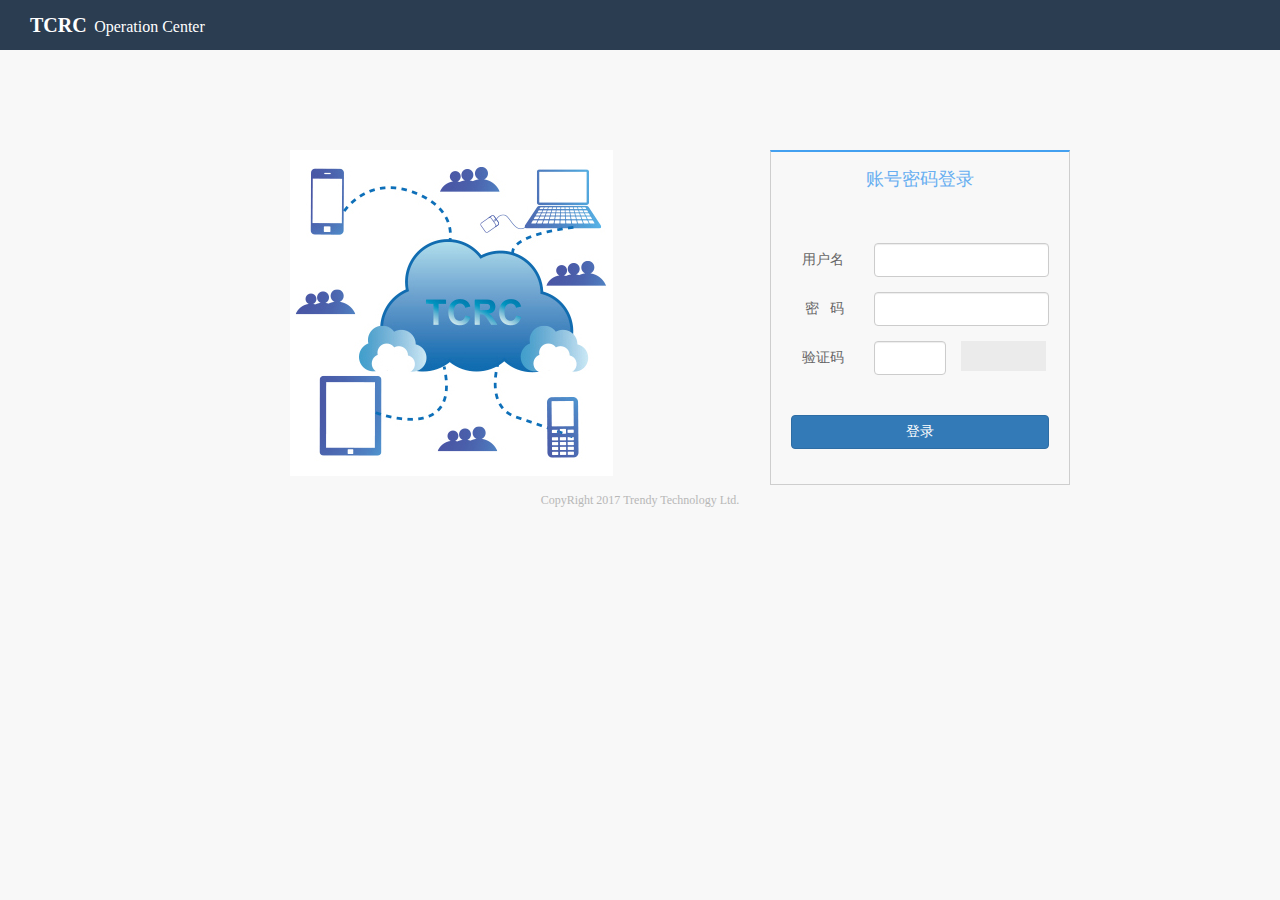
<file: login.html>
<!DOCTYPE html>
<html lang="en">
<head>
	<meta charset="UTF-8">
	<title>登录页面</title>
	<link rel="stylesheet" href="css/base.css">
	<link rel="stylesheet" href="css/bootstrap.min.css">
	<link rel="stylesheet" href="css/mystyle.css">
</head>
<body>
<div class="header">
	<div class="logoname">
		<span class="f20 fw">TCRC</span>
		<span class="f16">&nbsp;Operation Center</span>
	</div>
</div>
<div class="commonwidth">
	<div class="loginwrap">
		<div class="loginimage fl"><img src="images/logo.jpg" alt=""></div>
		<div class="loginarea fr">
			<div class="login-title">账号密码登录</div>
				<form class="form-horizontal pr-20 mt-35">
				  <div class="form-group">
				    <label class="col-sm-4 control-label f14 c-666 flight">用户名</label>
				    <div class="col-sm-8">
				      <input type="text" class="form-control" placeholder="">
				    </div>
				  </div>
				  <div class="form-group">
				    <label class="col-sm-4 control-label f14 c-666 flight">密&nbsp;&nbsp;&nbsp;码</label>
				    <div class="col-sm-8">
				      <input type="text" class="form-control" placeholder="">
				    </div>
				  </div>
				  <div class="form-group">
				    <label class="col-sm-4 control-label f14 c-666 flight">验证码</label>
				    <div class="col-sm-4">
				      <input type="text" class="form-control" placeholder="">
				    </div>
				    <div class="col-sm-4 identify">
				      
				    </div>
				  </div>
				</form>
				<div class="loginbtn pl-20 pr-20 mt-40">
					<button class="btn btn-primary btn-block bg-449">登录</button>
				</div>
			</div>	
	 </div>	
</div>
<div class="bottom">
		<div class="copy">CopyRight 2017 Trendy Technology Ltd.</div>
</div>
</body>
</html>
</file>
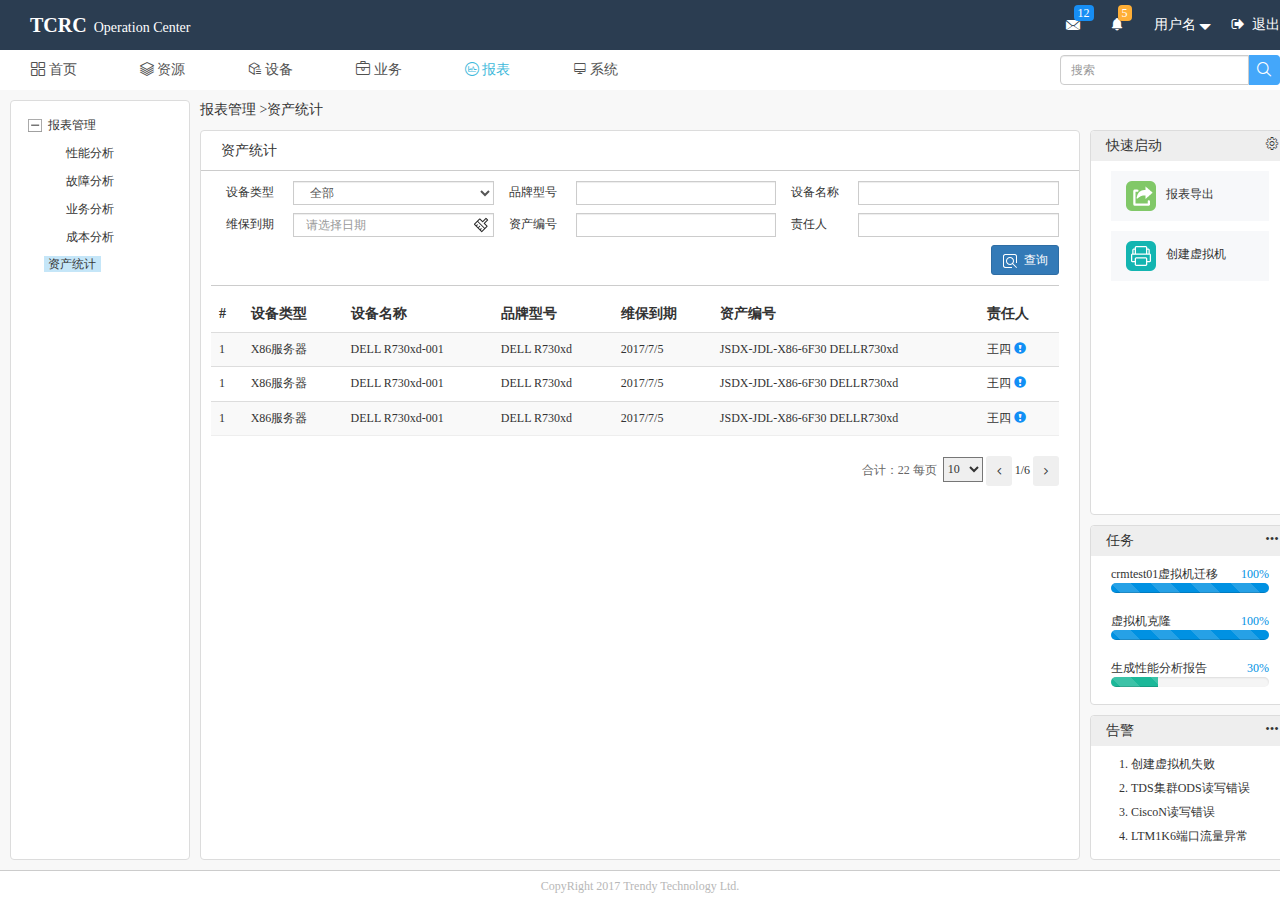
<file: reportForm.html>
<!DOCTYPE html>
<html lang="en">
<head>
    <meta charset="UTF-8">
    <title>报表</title>
    <link rel="stylesheet" href="css/base.css">
    <link rel="stylesheet" href="css/bootstrap.min.css">
    <link rel="stylesheet" href="font-awesome/css/font-awesome.min.css">
    <link rel="stylesheet" href="css/font-awesome.css">
    <link rel="stylesheet" href="css/iconfont.css">
    <link rel="stylesheet" href="css/jquery.marquee.min.css">
    <link rel="stylesheet" href="css/zTreeStyle.css">
    <link rel="stylesheet" href="css/zTreeStyle.css">
    <link rel="stylesheet" href="css/bootstrap-datetimepicker.css">
    <link rel="stylesheet" href="css/mystyle.css">
</head>
<body>
<div class="wrap">
    <div class="header">
        <div class="logoname fl">
            <span class="f20 fw">TCRC</span>
            <span class="f14">&nbsp;Operation Center</span>
        </div>
        <div class="infoshow fr pr-20">
            <div class="email fl ml-30 relative">
                <i class="iconfont icon-iconfontcolor06 c-white"></i>
                <span class="badge bg-blue">12</span>
            </div>
            <div class="ring fl ml-30 relative">
                <i class="iconfont icon-xiaoxi c-white"></i>
                <span class="badge bg-orange">5</span>
            </div>
            <div class="user fl ml-30 dropdown pointer relative">
                <span class="c-white dropdown-toggle" data-toggle="dropdown">用户名 <i class="glyphicon glyphicon-triangle-bottom c-white middle f12"></i></span>
                <ul class="dropdown-menu">
                    <li data-toggle="modal" data-target="#changeInfor"><a href="##"><span class="glyphicon glyphicon-edit"></span>&nbsp;修改信息</a></li>
                    <li data-toggle="modal" data-target="#changePassword"><a href="##"><span class="icon-key"></span>&nbsp;修改密码</a></li>
                </ul>
            </div>
            <div class="exit fl ml-20">
                <i class="iconfont icon-signout c-white"></i>
                <span class="c-white">&nbsp;退出</span>
            </div>
        </div>
    </div>
    <div class="nav-bar">
        <ul class="fl navwidth">
            <li>
                <a href="index.html">
                    <i class="iconfont icon-gailan"></i>
                    <span class="f16">&nbsp;首页</span>
                </a>
            </li>
            <li>
                <a class="border-leftnone" href="resource.html">
                    <i class="iconfont icon-ziyuan"></i>
                    <span class="f16">&nbsp;资源</span>
                </a>
            </li>
            <li>
                <a class="border-leftnone" href="equip.html">
                    <i class="iconfont icon-ziyuanguanli"></i>
                    <span class="f16">&nbsp;设备</span>
                </a>
            </li>
            <li>
                <a class="border-leftnone" href="##">
                    <i class="iconfont icon-yewufuwuguanli"></i>
                    <span class="f16">&nbsp;业务</span>
                </a>
            </li>
            <li>
                <a class="border-leftnone active" href="##">
                    <i class="iconfont icon-tongjibaobiao"></i>
                    <span class="f16">&nbsp;报表</span>
                </a>
            </li>
            <li>
                <a class="border-leftnone" href="admin.html">
                    <i class="iconfont icon-xitongguanli"></i>
                    <span class="f16">&nbsp;系统</span>
                </a>
            </li>
        </ul>
        <div class="search-bar fr pr-20 mt-5">
            <div class="input-group">
                <input type="text" style="height:30px;padding:5px 10px;" class="form-control" placeholder="搜索">
                <span class="input-group-addon pointer"><i class="iconfont icon-fangdajing c-white"></i></span>
            </div>
        </div>
    </div>
    <div class="contentwrap">
        <div class="g-bd6">
            <div class="g-sd61">
                <div class="notice pl-10" style="height:calc(100%);overflow-x: auto">
                    <div id="treeDemo" class="ztree"></div>
                </div>
            </div>
            <div class="g-mn6">
                <div class="g-mn6c">
                    <p class="f14" id="contentTitle">
                        <span>报表管理</span>
                        <span>&gt;资产统计</span>
                    </p>
                    <div class="notice report_notice" style="height: calc(100% - 30px)">
                        <div class="report_title">资产统计</div>
                        <div class="notice-content pl-10 pr-20" style="height:100%;overflow-y: auto">
                            <div class="row">
                                 <div class="col-sm-4">
                                     <div class="form-group f12">
                                         <label class="col-sm-3 control-label pl-0 pr-0">设备类型</label>
                                         <div class="col-sm-9 pl-0">
                                             <select class="form-control">
                                                 <option value="全部">全部</option>
                                             </select>
                                         </div>
                                     </div>
                                 </div>
                                 <div class="col-sm-4">
                                     <div class="form-group f12">
                                         <label class="col-sm-3 control-label pl-0 pr-0">品牌型号</label>
                                         <div class="col-sm-9 pl-0">
                                             <input type="text" class="form-control">
                                         </div>
                                     </div>
                                 </div>
                                 <div class="col-sm-4">
                                     <div class="form-group f12">
                                         <label class="col-sm-3 control-label pl-0 pr-0">设备名称</label>
                                         <div class="col-sm-9 pl-0">
                                             <input type="text" class="form-control">
                                         </div>
                                     </div>
                                 </div>
                             </div>
                            <div class="row mt-5">
                                <div class="col-sm-4">
                                    <div class="form-group f12">
                                        <label class="col-sm-3 control-label pl-0 pr-0">维保到期</label>
                                        <div class="col-sm-9 pl-0">
                                            <input class="form-control form_datetime relative" placeholder="请选择日期" type="text" readonly style="background-color:#fff">
                                            <image src="images/icon_clear.png" style="position:absolute;right:5px;top:4px;cursor: pointer" id="data_remove"></image>
                                        </div>
                                    </div>
                                </div>
                                <div class="col-sm-4">
                                    <div class="form-group f12">
                                        <label class="col-sm-3 control-label pl-0 pr-0">资产编号</label>
                                        <div class="col-sm-9 pl-0">
                                            <input type="text" class="form-control">
                                        </div>
                                    </div>
                                </div>
                                <div class="col-sm-4">
                                    <div class="form-group f12">
                                        <label class="col-sm-3 control-label pl-0 pr-0">责任人</label>
                                        <div class="col-sm-9 pl-0">
                                            <input type="text" class="form-control">
                                        </div>
                                    </div>
                                </div>
                            </div>
                            <button class="btn btn-primary btn-sm fr mt-5"><img src="images/btn_icon_inquire.png" >&nbsp; 查询</button>
                            <div class="clearfloat"></div>
                            <div class="report_table">
                                <table class="table table-striped">
                                    <thead>
                                        <tr>
                                            <td>#</td>
                                            <td>设备类型</td>
                                            <td>设备名称</td>
                                            <td>品牌型号</td>
                                            <td>维保到期</td>
                                            <td>资产编号</td>
                                            <td>责任人</td>
                                        </tr>
                                    </thead>
                                    <tbody>
                                    <tr>
                                        <td>1</td>
                                        <td>X86服务器</td>
                                        <td>DELL R730xd-001</td>
                                        <td>DELL R730xd</td>
                                        <td>2017/7/5</td>
                                        <td>JSDX-JDL-X86-6F30 DELLR730xd</td>
                                        <td><span  data-toggle="popover" data-placement="top" data-trigger="hover" data-html="true" data-content="手机号码:1313133<br>邮箱:123@163.com" >王四 <i class="glyphicon glyphicon-exclamation-sign c-118"></i></span></td>
                                    </tr>
                                    <tr>
                                        <td>1</td>
                                        <td>X86服务器</td>
                                        <td>DELL R730xd-001</td>
                                        <td>DELL R730xd</td>
                                        <td>2017/7/5</td>
                                        <td>JSDX-JDL-X86-6F30 DELLR730xd</td>
                                        <td><span  data-toggle="popover" data-placement="top" data-trigger="hover" data-html="true" data-content="手机号码:1313133<br>邮箱:123@163.com" >王四 <i class="glyphicon glyphicon-exclamation-sign c-118"></i></span></td>
                                    </tr>
                                    <tr>
                                        <td>1</td>
                                        <td>X86服务器</td>
                                        <td>DELL R730xd-001</td>
                                        <td>DELL R730xd</td>
                                        <td>2017/7/5</td>
                                        <td>JSDX-JDL-X86-6F30 DELLR730xd</td>
                                        <td><span  data-toggle="popover" data-placement="top" data-trigger="hover" data-html="true" data-content="手机号码:1313133<br>邮箱:123@163.com" >王四 <i class="glyphicon glyphicon-exclamation-sign c-118"></i></span></td>
                                    </tr>
                                    </tbody>
                                </table>
                                <div class="page-contener fr f12">
                                    <span class="f12 c-666">合计：22 每页&nbsp;</span>
                                    <select class=" h-25 inline select-width border-none chooseModal">
                                        <option>10</option>
                                        <option>20</option>
                                        <option>50</option>
                                        <option>100</option>
                                    </select>
                                    <button type="button" class="btn btn-sm"><i class="fa fa-angle-left"></i></button>
                                    <span><i>1</i>/6</span>
                                    <button type="button" class="btn btn-sm"><i class="fa fa-angle-right"></i></button>
                                </div>
                                <div class="clearfloat"></div>
                            </div>
                        </div>
                    </div>
                </div>
            </div>
            <div class="g-sd62">
                <div class="notice mt-30 relative" id="quickset" style="height:calc(100% - 375px)">
                    <div class="notice-title">
                        快速启动
                        <i class="iconfont icon-iconfontshezhi absolute r-10 absolute-top5"></i>
                    </div>
                    <div class="notice-content" style="height:calc(100% - 30px)">
                        <ul class="quickset">
                            <li class="" data-toggle="modal" data-target="" style="margin-bottom: 10px">
                                <a href="##">
                                    <div class="fl">
                                        <img src="images/icon_report_expor.png" alt="">
                                    </div>
                                    <div class="pitname mt-5 c-00b">报表导出</div>
                                    <div class="clearfloat"></div>
                                </a>
                            </li>
                            <li data-toggle="modal" data-target="">
                                <a href="##">
                                    <div class="fl">
                                        <img src="images/icon_report_print.png" alt="">
                                    </div>
                                    <div class="pitname mt-5 c-80c">创建虚拟机</div>
                                    <div class="clearfloat"></div>
                                </a>
                            </li>
                        </ul>
                    </div>
                </div>
                <div class="notice mt-10 pb-0" style="height:180px;box-sizing:border-box">
                    <div class="notice-title relative">
                        任务
                        <i class="iconfont icon-gengduo absolute r-10 absolute-top5"></i>
                    </div>
                    <div class="notice-content pl-20 pr-20">
                        <ul class="taskSystem f12">
                            <li>
                                <div class="progessInfor">
                                    <span class="f12">crmtest01虚拟机迁移</span>
                                    <div class="fr progressNumber c-009 f12">100%</div>
                                </div>
                                <div class="progress">
                                    <div class="progress-bar progress-bar-info progress-bar-striped active" role="progressbar" aria-valuenow="100" aria-valuemin="0" aria-valuemax="100" style="width: 100%">
                                        <span class="sr-only">100% Complete</span>
                                    </div>
                                </div>
                            </li>
                            <li>
                                <div class="progessInfor">
                                    <span class="">虚拟机克隆</span>
                                    <div class="fr progressNumber c-009">100%</div>
                                </div>
                                <div class="progress">
                                    <div class="progress-bar progress-bar-info progress-bar-striped active" role="progressbar" aria-valuenow="100" aria-valuemin="0" aria-valuemax="100" style="width: 100%">
                                        <span class="sr-only">100% Complete</span>
                                    </div>
                                </div>
                            </li>
                            <li>
                                <div class="progessInfor">
                                    <span class="">生成性能分析报告</span>
                                    <div class="fr progressNumber c-009">30%</div>
                                </div>
                                <div class="progress">
                                    <div class="progress-bar progress-bar-success progress-bar-striped active" role="progressbar" aria-valuenow="30" aria-valuemin="0" aria-valuemax="100" style="width: 30%">
                                        <span class="sr-only">30% Complete</span>
                                    </div>
                                </div>
                            </li>
                        </ul>
                    </div>
                </div>
                <div class="notice mt-10 pb-0"  style="height:145px;box-sizing:border-box">
                    <div class="notice-title relative">
                        告警
                        <i class="iconfont icon-gengduo absolute r-10 absolute-top5"></i>
                    </div>
                    <div class="notice-content pl-20">
                        <ol class="task pl-20">
                            <li>
                                创建虚拟机失败
                            </li>
                            <li>
                                TDS集群ODS读写错误
                            </li>
                            <li>
                                CiscoN读写错误
                            </li>
                            <li>
                                LTM1K6端口流量异常
                            </li>
                        </ol>
                    </div>
                </div>
            </div>
        </div>
        <div class="clearfloat"></div>
    </div>
</div>
<footer class="bottom">
    <div class="copy">CopyRight 2017 Trendy Technology Ltd.</div>
</footer>
</div>
<script src="js/jquery-2.1.1.js"></script>
<script src="js/bootstrap.js"></script>
<script src="js/jquery.ztree.core.min.js"></script>
<script src="js/icheck.min.js"></script>
<script src="js/sweetalert.min.js"></script>
<script src="js/bootstrap-datetimepicker.js"></script>
<script src="js/myjs.js"></script>
<script>
    //启动提示框
    $(".report_table table span").popover('toggle');
    $(".report_table table span").popover('hide');
    //日期时间启动
//    $(".form_datetime").datetimepicker({format: 'yyyy-mm-dd hh:ii'});
    $.fn.datetimepicker.dates['zh'] = {
        days:       ["星期日", "星期一", "星期二", "星期三", "星期四", "星期五", "星期六","星期日"],
        daysShort:  ["日", "一", "二", "三", "四", "五", "六","日"],
        daysMin:    ["日", "一", "二", "三", "四", "五", "六","日"],
        months:     ["1月", "2月", "3月", "4月", "5月", "6月", "7月", "8月", "9月", "10月", "11月","12月"],
        monthsShort:  ["1月", "2月", "3月", "4月", "5月", "6月", "7月", "8月", "9月", "10月", "11月","12月"],
        meridiem:    ["上午", "下午"],
        today:       "今天"
    };
    $(".form_datetime").datetimepicker({
        language:  'zh',
        format: "yyyy-mm",
        startDate:new Date().getFullYear() -1 +"-"+ (new Date().getMonth()+1),
        setStartDate:new Date(),
        endDate:new Date().getFullYear() +3+"-"+ new Date().getMonth(),
        startView:3,
        minView:3,
        autoclose: true,

    })
    //z-tree
    var setting = {
        check:{
            enable:true
        },
        data:    {
            simpleData:{
                enable:true
            }
        },
        callback:{
            onClick:onCheck
        }
    };
    function onCheck(e,treeId,treeNode){
        var level=treeNode.level;
        if(level==5){
            var parentNode1=treeNode.getParentNode();
            var parentNode2=parentNode1.getParentNode();
            var parentNode3=parentNode2.getParentNode();
            var parentNode4=parentNode3.getParentNode();
            var parentNode5=parentNode4.getParentNode();
            var parentname=parentNode5.name+"&gt"+parentNode4.name+"&gt"+parentNode3.name+"&gt"+parentNode2.name+"&gt"+parentNode1.name+"&gt"+treeNode.name;
        }else if(level==4){
            var parentNode1=treeNode.getParentNode();
            var parentNode2=parentNode1.getParentNode();
            var parentNode3=parentNode2.getParentNode();
            var parentNode4=parentNode3.getParentNode();
            var parentname=parentNode4.name+"&gt"+parentNode3.name+"&gt"+parentNode2.name+"&gt"+parentNode1.name+"&gt"+treeNode.name;
        } else if(level==3){
            var parentNode1=treeNode.getParentNode();
            var parentNode2=parentNode1.getParentNode();
            var parentNode3=parentNode2.getParentNode();
            var parentname=parentNode3.name+"&gt"+parentNode2.name+"&gt"+parentNode1.name+"&gt"+treeNode.name;
        }else if(level==2){
            var parentNode1=treeNode.getParentNode();
            var parentNode2=parentNode1.getParentNode();
            var parentname=parentNode2.name+"&gt"+parentNode1.name+"&gt"+treeNode.name;
        }else if(level==1){
            var parentNode1=treeNode.getParentNode();
            var parentname=parentNode1.name+"&gt"+treeNode.name;
        }else{
            var parentname=treeNode.name;
        }
        $("#contentTitle").children("span:last-child").html("");
        $("#contentTitle").children("span:first-child").html(parentname)
    };
    var zNodes = [
            {name:"报表管理",open:true,children:[
                {name:"性能分析"},
                {name:"故障分析"},
                {name:"业务分析"},
                {name:"成本分析"},
            ]},
            {name:"资产统计"},

    ];
    zTreeObj = $.fn.zTree.init($("#treeDemo"), setting, zNodes);
    var treeObj = $.fn.zTree.getZTreeObj("treeDemo");
    var nodes = treeObj.getNodesByParam("name","资产统计");
    if (nodes.length>0) {
        treeObj.selectNode(nodes[0]);
    }
</script>
</body>
</html>
</file>
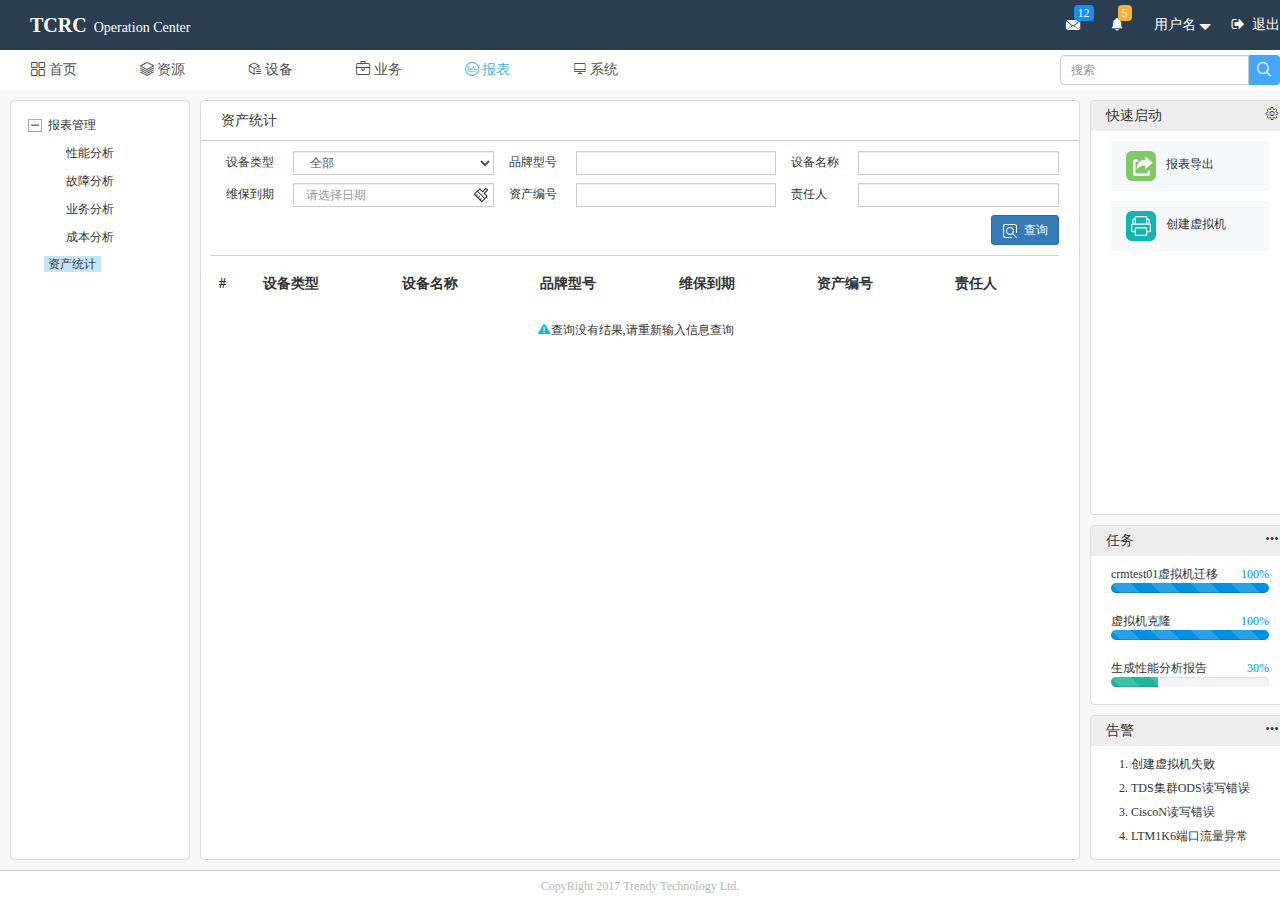
<file: reportFormNodata.html>
<!DOCTYPE html>
<html lang="en">
<head>
    <meta charset="UTF-8">
    <title>报表</title>
    <link rel="stylesheet" href="css/base.css">
    <link rel="stylesheet" href="css/bootstrap.min.css">
    <link rel="stylesheet" href="font-awesome/css/font-awesome.min.css">
    <link rel="stylesheet" href="css/font-awesome.css">
    <link rel="stylesheet" href="css/iconfont.css">
    <link rel="stylesheet" href="css/jquery.marquee.min.css">
    <link rel="stylesheet" href="css/zTreeStyle.css">
    <link rel="stylesheet" href="css/zTreeStyle.css">
    <link rel="stylesheet" href="css/bootstrap-datetimepicker.css">
    <link rel="stylesheet" href="css/mystyle.css">
</head>
<body>
<div class="wrap">
    <div class="header">
        <div class="logoname fl">
            <span class="f20 fw">TCRC</span>
            <span class="f14">&nbsp;Operation Center</span>
        </div>
        <div class="infoshow fr pr-20">
            <div class="email fl ml-30 relative">
                <i class="iconfont icon-iconfontcolor06 c-white"></i>
                <span class="badge bg-blue">12</span>
            </div>
            <div class="ring fl ml-30 relative">
                <i class="iconfont icon-xiaoxi c-white"></i>
                <span class="badge bg-orange">5</span>
            </div>
            <div class="user fl ml-30 dropdown pointer relative">
                <span class="c-white dropdown-toggle" data-toggle="dropdown">用户名 <i class="glyphicon glyphicon-triangle-bottom c-white middle f12"></i></span>
                <ul class="dropdown-menu">
                    <li data-toggle="modal" data-target="#changeInfor"><a href="##"><span class="glyphicon glyphicon-edit"></span>&nbsp;修改信息</a></li>
                    <li data-toggle="modal" data-target="#changePassword"><a href="##"><span class="icon-key"></span>&nbsp;修改密码</a></li>
                </ul>
            </div>
            <div class="exit fl ml-20">
                <i class="iconfont icon-signout c-white"></i>
                <span class="c-white">&nbsp;退出</span>
            </div>
        </div>
    </div>
    <div class="nav-bar">
        <ul class="fl navwidth">
            <li>
                <a href="index.html">
                    <i class="iconfont icon-gailan"></i>
                    <span class="f16">&nbsp;首页</span>
                </a>
            </li>
            <li>
                <a class="border-leftnone" href="resource.html">
                    <i class="iconfont icon-ziyuan"></i>
                    <span class="f16">&nbsp;资源</span>
                </a>
            </li>
            <li>
                <a class="border-leftnone" href="equip.html">
                    <i class="iconfont icon-ziyuanguanli"></i>
                    <span class="f16">&nbsp;设备</span>
                </a>
            </li>
            <li>
                <a class="border-leftnone" href="##">
                    <i class="iconfont icon-yewufuwuguanli"></i>
                    <span class="f16">&nbsp;业务</span>
                </a>
            </li>
            <li>
                <a class="border-leftnone active" href="##">
                    <i class="iconfont icon-tongjibaobiao"></i>
                    <span class="f16">&nbsp;报表</span>
                </a>
            </li>
            <li>
                <a class="border-leftnone" href="admin.html">
                    <i class="iconfont icon-xitongguanli"></i>
                    <span class="f16">&nbsp;系统</span>
                </a>
            </li>
        </ul>
        <div class="search-bar fr pr-20 mt-5">
            <div class="input-group">
                <input type="text" style="height:30px;padding:5px 10px;" class="form-control" placeholder="搜索">
                <span class="input-group-addon pointer"><i class="iconfont icon-fangdajing c-white"></i></span>
            </div>
        </div>
    </div>
    <div class="contentwrap">
        <div class="g-bd6">
            <div class="g-sd61">
                <div class="notice pl-10" style="height:calc(100%);overflow-x: auto">
                    <div id="treeDemo" class="ztree"></div>
                </div>
            </div>
            <div class="g-mn6">
                <div class="g-mn6c">
                    <div class="notice report_notice" style="height: calc(100%)">
                        <div class="report_title">资产统计</div>
                        <div class="notice-content pl-10 pr-20" style="height:100%;overflow-y: auto">
                            <div class="row">
                                 <div class="col-sm-4">
                                     <div class="form-group f12">
                                         <label class="col-sm-3 control-label pl-0 pr-0">设备类型</label>
                                         <div class="col-sm-9 pl-0">
                                             <select class="form-control">
                                                 <option value="全部">全部</option>
                                             </select>
                                         </div>
                                     </div>
                                 </div>
                                 <div class="col-sm-4">
                                     <div class="form-group f12">
                                         <label class="col-sm-3 control-label pl-0 pr-0">品牌型号</label>
                                         <div class="col-sm-9 pl-0">
                                             <input type="text" class="form-control">
                                         </div>
                                     </div>
                                 </div>
                                 <div class="col-sm-4">
                                     <div class="form-group f12">
                                         <label class="col-sm-3 control-label pl-0 pr-0">设备名称</label>
                                         <div class="col-sm-9 pl-0">
                                             <input type="text" class="form-control">
                                         </div>
                                     </div>
                                 </div>
                             </div>
                            <div class="row mt-5">
                                <div class="col-sm-4">
                                    <div class="form-group f12">
                                        <label class="col-sm-3 control-label pl-0 pr-0">维保到期</label>
                                        <div class="col-sm-9 pl-0">
                                            <input class="form-control form_datetime relative" placeholder="请选择日期" type="text" readonly style="background-color:#fff">
                                            <image src="images/icon_clear.png" style="position:absolute;right:5px;top:4px;cursor: pointer" id="data_remove"></image>
                                        </div>
                                    </div>
                                </div>
                                <div class="col-sm-4">
                                    <div class="form-group f12">
                                        <label class="col-sm-3 control-label pl-0 pr-0">资产编号</label>
                                        <div class="col-sm-9 pl-0">
                                            <input type="text" class="form-control">
                                        </div>
                                    </div>
                                </div>
                                <div class="col-sm-4">
                                    <div class="form-group f12">
                                        <label class="col-sm-3 control-label pl-0 pr-0">责任人</label>
                                        <div class="col-sm-9 pl-0">
                                            <input type="text" class="form-control">
                                        </div>
                                    </div>
                                </div>
                            </div>
                            <button class="btn btn-primary btn-sm fr mt-5"><img src="images/btn_icon_inquire.png" >&nbsp; 查询</button>
                            <div class="clearfloat"></div>
                            <div class="report_table">
                                <table class="table table-striped">
                                    <thead>
                                        <tr>
                                            <td>#</td>
                                            <td>设备类型</td>
                                            <td>设备名称</td>
                                            <td>品牌型号</td>
                                            <td>维保到期</td>
                                            <td>资产编号</td>
                                            <td>责任人</td>
                                        </tr>
                                    </thead>

                                </table>
                                <div class="txt-center f12"><i class="iconfont icon-jinggao-copy c-00b"></i>查询没有结果,请重新输入信息查询</div>
                            </div>
                        </div>
                    </div>
                </div>
            </div>
            <div class="g-sd62">
                <div class="notice relative" id="quickset" style="height:calc(100% - 345px)">
                    <div class="notice-title">
                        快速启动
                        <i class="iconfont icon-iconfontshezhi absolute r-10 absolute-top5"></i>
                    </div>
                    <div class="notice-content" style="height:calc(100% - 30px)">
                        <ul class="quickset">
                            <li class="" data-toggle="modal" data-target="" style="margin-bottom: 10px">
                                <a href="##">
                                    <div class="fl">
                                        <img src="images/icon_report_expor.png" alt="">
                                    </div>
                                    <div class="pitname mt-5 c-00b">报表导出</div>
                                    <div class="clearfloat"></div>
                                </a>
                            </li>
                            <li data-toggle="modal" data-target="">
                                <a href="##">
                                    <div class="fl">
                                        <img src="images/icon_report_print.png" alt="">
                                    </div>
                                    <div class="pitname mt-5 c-80c">创建虚拟机</div>
                                    <div class="clearfloat"></div>
                                </a>
                            </li>
                        </ul>
                    </div>
                </div>
                <div class="notice mt-10 pb-0" style="height:180px;box-sizing:border-box">
                    <div class="notice-title relative">
                        任务
                        <i class="iconfont icon-gengduo absolute r-10 absolute-top5"></i>
                    </div>
                    <div class="notice-content pl-20 pr-20">
                        <ul class="taskSystem f12">
                            <li>
                                <div class="progessInfor">
                                    <span class="f12">crmtest01虚拟机迁移</span>
                                    <div class="fr progressNumber c-009 f12">100%</div>
                                </div>
                                <div class="progress">
                                    <div class="progress-bar progress-bar-info progress-bar-striped active" role="progressbar" aria-valuenow="100" aria-valuemin="0" aria-valuemax="100" style="width: 100%">
                                        <span class="sr-only">100% Complete</span>
                                    </div>
                                </div>
                            </li>
                            <li>
                                <div class="progessInfor">
                                    <span class="">虚拟机克隆</span>
                                    <div class="fr progressNumber c-009">100%</div>
                                </div>
                                <div class="progress">
                                    <div class="progress-bar progress-bar-info progress-bar-striped active" role="progressbar" aria-valuenow="100" aria-valuemin="0" aria-valuemax="100" style="width: 100%">
                                        <span class="sr-only">100% Complete</span>
                                    </div>
                                </div>
                            </li>
                            <li>
                                <div class="progessInfor">
                                    <span class="">生成性能分析报告</span>
                                    <div class="fr progressNumber c-009">30%</div>
                                </div>
                                <div class="progress">
                                    <div class="progress-bar progress-bar-success progress-bar-striped active" role="progressbar" aria-valuenow="30" aria-valuemin="0" aria-valuemax="100" style="width: 30%">
                                        <span class="sr-only">30% Complete</span>
                                    </div>
                                </div>
                            </li>
                        </ul>
                    </div>
                </div>
                <div class="notice mt-10 pb-0"  style="height:145px;box-sizing:border-box">
                    <div class="notice-title relative">
                        告警
                        <i class="iconfont icon-gengduo absolute r-10 absolute-top5"></i>
                    </div>
                    <div class="notice-content pl-20">
                        <ol class="task pl-20">
                            <li>
                                创建虚拟机失败
                            </li>
                            <li>
                                TDS集群ODS读写错误
                            </li>
                            <li>
                                CiscoN读写错误
                            </li>
                            <li>
                                LTM1K6端口流量异常
                            </li>
                        </ol>
                    </div>
                </div>
            </div>
        </div>
        <div class="clearfloat"></div>
    </div>
</div>
<footer class="bottom">
    <div class="copy">CopyRight 2017 Trendy Technology Ltd.</div>
</footer>
</div>
<script src="js/jquery-2.1.1.js"></script>
<script src="js/bootstrap.js"></script>
<script src="js/jquery.ztree.core.min.js"></script>
<script src="js/icheck.min.js"></script>
<script src="js/sweetalert.min.js"></script>
<script src="js/bootstrap-datetimepicker.js"></script>
<script src="js/myjs.js"></script>
<script>
    //启动提示框
    $(".report_table table span").popover('toggle');
    $(".report_table table span").popover('hide');
    //日期时间启动
//    $(".form_datetime").datetimepicker({format: 'yyyy-mm-dd hh:ii'});
    $.fn.datetimepicker.dates['zh'] = {
        days:       ["星期日", "星期一", "星期二", "星期三", "星期四", "星期五", "星期六","星期日"],
        daysShort:  ["日", "一", "二", "三", "四", "五", "六","日"],
        daysMin:    ["日", "一", "二", "三", "四", "五", "六","日"],
        months:     ["1月", "2月", "3月", "4月", "5月", "6月", "7月", "8月", "9月", "10月", "11月","12月"],
        monthsShort:  ["1月", "2月", "3月", "4月", "5月", "6月", "7月", "8月", "9月", "10月", "11月","12月"],
        meridiem:    ["上午", "下午"],
        today:       "今天"
    };
    $(".form_datetime").datetimepicker({
        language:  'zh',
        format: "yyyy-mm",
        startDate:new Date().getFullYear() -1 +"-"+ (new Date().getMonth()+1),
        setStartDate:new Date(),
        endDate:new Date().getFullYear() +3+"-"+ new Date().getMonth(),
        startView:3,
        minView:3,
        autoclose: true,

    })
    //z-tree
    var setting = {
        check:{
            enable:true
        },
        data:    {
            simpleData:{
                enable:true
            }
        },
        callback:{
            onClick:onCheck
        }
    };
    function onCheck(e,treeId,treeNode){
        var level=treeNode.level;
        if(level==5){
            var parentNode1=treeNode.getParentNode();
            var parentNode2=parentNode1.getParentNode();
            var parentNode3=parentNode2.getParentNode();
            var parentNode4=parentNode3.getParentNode();
            var parentNode5=parentNode4.getParentNode();
            var parentname=parentNode5.name+"&gt"+parentNode4.name+"&gt"+parentNode3.name+"&gt"+parentNode2.name+"&gt"+parentNode1.name+"&gt"+treeNode.name;
        }else if(level==4){
            var parentNode1=treeNode.getParentNode();
            var parentNode2=parentNode1.getParentNode();
            var parentNode3=parentNode2.getParentNode();
            var parentNode4=parentNode3.getParentNode();
            var parentname=parentNode4.name+"&gt"+parentNode3.name+"&gt"+parentNode2.name+"&gt"+parentNode1.name+"&gt"+treeNode.name;
        } else if(level==3){
            var parentNode1=treeNode.getParentNode();
            var parentNode2=parentNode1.getParentNode();
            var parentNode3=parentNode2.getParentNode();
            var parentname=parentNode3.name+"&gt"+parentNode2.name+"&gt"+parentNode1.name+"&gt"+treeNode.name;
        }else if(level==2){
            var parentNode1=treeNode.getParentNode();
            var parentNode2=parentNode1.getParentNode();
            var parentname=parentNode2.name+"&gt"+parentNode1.name+"&gt"+treeNode.name;
        }else if(level==1){
            var parentNode1=treeNode.getParentNode();
            var parentname=parentNode1.name+"&gt"+treeNode.name;
        }else{
            var parentname=treeNode.name;
        }
        $("#contentTitle").children("span:last-child").html("");
        $("#contentTitle").children("span:first-child").html(parentname)
    };
    var zNodes = [
            {name:"报表管理",open:true,children:[
                {name:"性能分析"},
                {name:"故障分析"},
                {name:"业务分析"},
                {name:"成本分析"},
            ]},
            {name:"资产统计"},

    ];
    zTreeObj = $.fn.zTree.init($("#treeDemo"), setting, zNodes);
    var treeObj = $.fn.zTree.getZTreeObj("treeDemo");
    var nodes = treeObj.getNodesByParam("name","资产统计");
    if (nodes.length>0) {
        treeObj.selectNode(nodes[0]);
    }
</script>
</body>
</html>
</file>
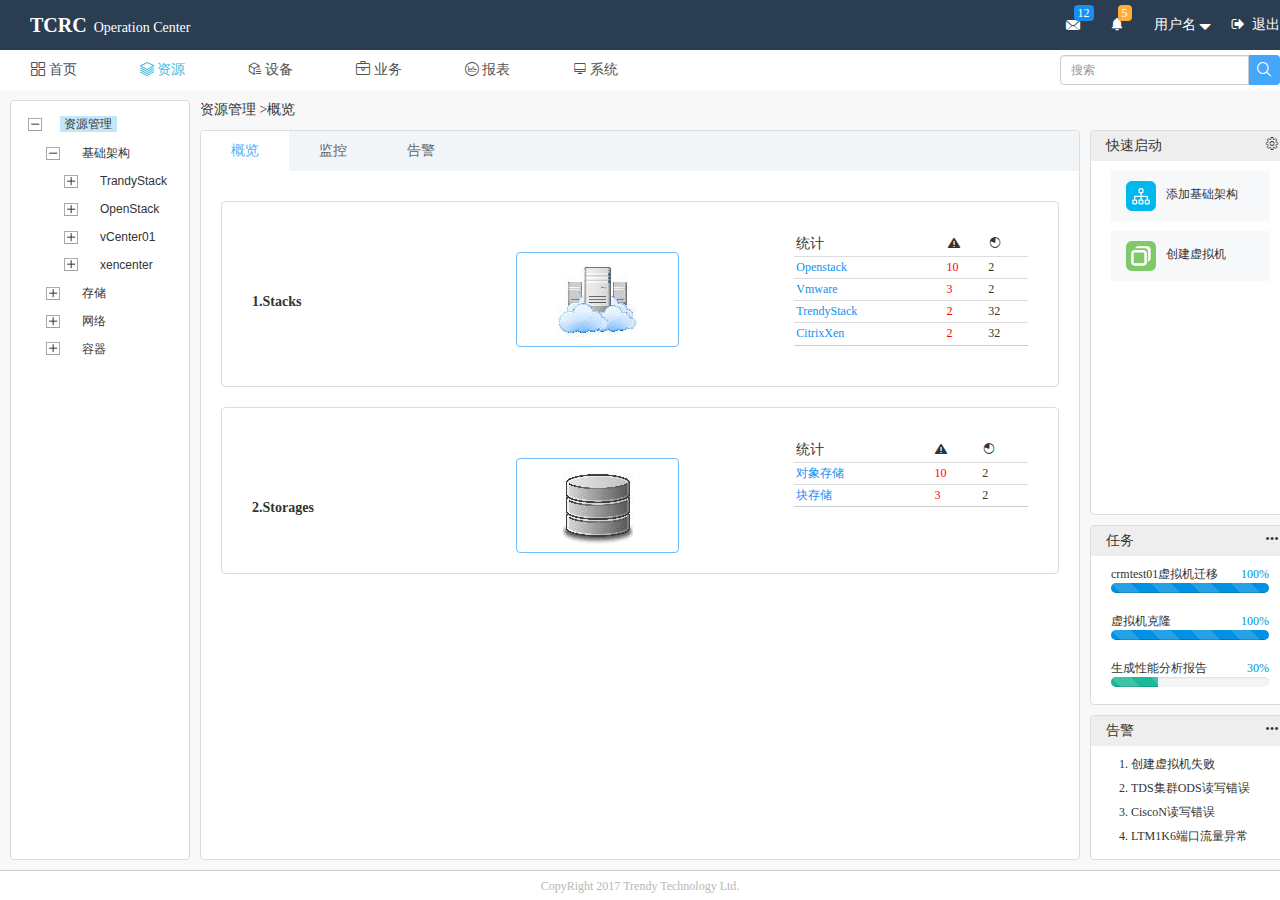
<file: resource.html>
<!DOCTYPE html>
<html lang="en">
<head>
    <meta charset="UTF-8">
    <title>资源</title>
    <link rel="stylesheet" href="css/base.css">
    <link rel="stylesheet" href="css/bootstrap.min.css">
    <link rel="stylesheet" href="font-awesome/css/font-awesome.min.css">
    <link rel="stylesheet" href="css/font-awesome.css">
    <link rel="stylesheet" href="css/iconfont.css">
    <link rel="stylesheet" href="css/jquery.marquee.min.css">
    <link rel="stylesheet" href="css/zTreeStyle.css">
    <link rel="stylesheet" href="css/thirdZtreeStyle.css">
    <link rel="stylesheet" href="css/sweetalert.css">
    <link rel="stylesheet" type="text/css" href="css/bs-is-fun.css" />
    <link type="text/css" rel="stylesheet" href="css/shCore.css" />
    <link type="text/css" rel="stylesheet" href="css/shThemeDefault.css" />
    <!--[if IE]>
    <link rel="stylesheet" href="css/inputNumber.css">
    <script src="js/inputNumber.js"></script>
    <![endif]-->
    <link rel="stylesheet" href="css/bootstrapValidator.min.css">
    <link rel="stylesheet" href="css/mystyle.css">
    <link href="css/iCheck/custom.css" rel="stylesheet">
</head>
<body>
<div class="wrap">
    <div class="header">
        <div class="logoname fl">
            <span class="f20 fw">TCRC</span>
            <span class="f14">&nbsp;Operation Center</span>
        </div>
        <div class="infoshow fr pr-20">
            <div class="email fl ml-30 relative">
                <i class="iconfont icon-iconfontcolor06 c-white"></i>
                <span class="badge bg-blue">12</span>
            </div>
            <div class="ring fl ml-30 relative">
                <i class="iconfont icon-xiaoxi c-white"></i>
                <span class="badge bg-orange">5</span>
            </div>
            <div class="user fl ml-30 dropdown pointer relative">
                <span class="c-white dropdown-toggle" data-toggle="dropdown">用户名 <i class="glyphicon glyphicon-triangle-bottom c-white middle f12"></i></span>
                <ul class="dropdown-menu">
                    <li data-toggle="modal" data-target="#changeInfor"><a href="##"><span class="glyphicon glyphicon-edit"></span>&nbsp;修改信息</a></li>
                    <li data-toggle="modal" data-target="#changePassword"><a href="##"><span class="icon-key"></span>&nbsp;修改密码</a></li>
                </ul>
            </div>
            <div class="exit fl ml-20">
                <i class="iconfont icon-signout c-white"></i>
                <span class="c-white">&nbsp;退出</span>
            </div>
        </div>
    </div>
    <div class="nav-bar">
        <ul class="fl navwidth">
            <li>
                <a href="index.html">
                    <i class="iconfont icon-gailan"></i>
                    <span class="f16">&nbsp;首页</span>
                </a>
            </li>
            <li>
                <a class="border-leftnone active" href="resource.html">
                    <i class="iconfont icon-ziyuan"></i>
                    <span class="f16">&nbsp;资源</span>
                </a>
            </li>
            <li>
                <a class="border-leftnone" href="equip.html">
                    <i class="iconfont icon-ziyuanguanli"></i>
                    <span class="f16">&nbsp;设备</span>
                </a>
            </li>
            <li>
                <a class="border-leftnone" href="##">
                    <i class="iconfont icon-yewufuwuguanli"></i>
                    <span class="f16">&nbsp;业务</span>
                </a>
            </li>
            <li>
                <a class="border-leftnone" href="##">
                    <i class="iconfont icon-tongjibaobiao"></i>
                    <span class="f16">&nbsp;报表</span>
                </a>
            </li>
            <li>
                <a class="border-leftnone" href="admin.html">
                    <i class="iconfont icon-xitongguanli"></i>
                    <span class="f16">&nbsp;系统</span>
                </a>
            </li>
        </ul>
        <div class="search-bar fr pr-20 mt-5">
            <div class="input-group">
                <input type="text" style="height:30px;padding:5px 10px;" class="form-control" placeholder="搜索">
                <span class="input-group-addon pointer"><i class="iconfont icon-fangdajing c-white"></i></span>
            </div>
        </div>
    </div>
    <div class="contentwrap">
        <div class="g-bd6">
            <div class="g-sd61">
                <div class="notice pl-10" style="height:calc(100%);overflow-x: auto">
                    <div id="treeDemo" class="ztree rightClick"></div>
                    <div id="rMenu" class="treeRightMenu">
                        <ul>
                            <li>添加基础架构</li>
                            <li>创建虚拟机</li>
                        </ul>
                    </div>
                    <div id="rMenu1" class="treeRightMenu">
                        <ul>
                            <li>重命名</li>
                            <li>编辑</li>
                            <li>删除</li>
                            <li>创建虚拟机</li>
                        </ul>
                    </div>
                    <div id="rMenu2" class="treeRightMenu">
                        <ul>
                            <li>创建虚拟机</li>
                        </ul>
                    </div>
                    <div id="rMenuVirtualMana" class="treeRightMenu">
                        <ul>
                            <li>
                                <img src="overview/icon_boot.png">
                                <img src="overview/icon_boot_not_clickable.png" style="display:none">
                                <span>&nbsp;开机</span>
                            </li>
                            <li>
                                <img src="overview/icon_shut_down.png">
                                <img src="overview/icon_shut_down_not_clickable.png" style="display:none">
                                <span>&nbsp;关机</span>
                            </li>
                            <li>
                                <img src="overview/icon_refresh.png">
                                <img src="overview/icon_refresh_not_clickable.png" style="display:none">
                                <span>&nbsp;重启</span>
                            </li>
                            <li>
                                <img src="overview/icon_console.png">
                                <img src="overview/icon_console_not_clickable.png" style="display:none">
                                <span>&nbsp;远程控制台</span>
                            </li>
                            <li class="transfer">
                                <img src="overview/icon_package_migration.png">
                                <img src="overview/icon_package_migration_not_clickable.png" style="display:none">
                                <span >&nbsp;迁移</span>
                            </li>
                            <li>
                                <img src="overview/icon_hang_cloud_host.png">
                                <img src="overview/icon_hang_cloud_host_not_clickable.png" style="display:none">
                                <span>&nbsp;挂起</span>
                            </li>
                            <li>
                                <img src="overview/icon_edit.png">
                                <img src="overview/icon_edit_not_clickable.png" style="display:none">
                                <span>&nbsp;编辑</span>
                            </li>
                            <li>
                                <img src="overview/icon_shut_down_the_operating_system.png">
                                <img src="overview/icon_shut_down_the_operating_system_not_clickable.png" style="display:none">
                                <span>&nbsp;操作系统内关机</span>
                            </li>
                            <li>
                                <img src="overview/icon_restart_within_the_operating_system.png">
                                <img src="overview/icon_restart_within_the_operating_system_not_clickable.png" style="display:none">
                                <span>&nbsp;操作系统内重启</span>
                            </li>
                        </ul>
                    </div>
                    <div id="rMenuVirtualMana_testvm" class="treeRightMenu">
                        <ul>
                            <li>
                                <img src="overview/icon_boot.png">
                                <img src="overview/icon_boot_not_clickable.png" style="display:none">
                                <span>&nbsp;开机</span>
                            </li>
                            <li>
                                <img src="overview/icon_shut_down.png">
                                <img src="overview/icon_shut_down_not_clickable.png" style="display:none">
                                <span>&nbsp;关机</span>
                            </li>
                            <li>
                                <img src="overview/icon_refresh.png">
                                <img src="overview/icon_refresh_not_clickable.png" style="display:none">
                                <span>&nbsp;重启</span>
                            </li>
                            <li>
                                <img src="overview/icon_console.png">
                                <img src="overview/icon_console_not_clickable.png" style="display:none">
                                <span>&nbsp;远程控制台</span>
                            </li>
                            <li>
                                <img src="overview/icon_forced_restart.png">
                                <img src="overview/icon_forced_restart_not_clickable.png" style="display:none">
                                <span>&nbsp;强制重启</span>
                            </li>
                            <li>
                                <img src="overview/icon_hang_cloud_host.png">
                                <img src="overview/icon_hang_cloud_host_not_clickable.png" style="display:none">
                                <span>&nbsp;挂起</span>
                            </li>
                            <li>
                                <img src="overview/icon_edit.png">
                                <img src="overview/icon_edit_not_clickable.png" style="display:none">
                                <span>&nbsp;编辑</span>
                            </li>
                            <li>
                                <img src="overview/icon_stop.png">
                                <img src="overview/icon_stop_not_clickable.png" style="display:none">
                                <span>&nbsp;暂停</span>
                            </li>
                        </ul>
                    </div>
                </div>
            </div>
            <div class="g-mn6">
                <div class="g-mn6c">
                    <p class="f14" id="contentTitle">
                        <span>资源管理</span>
                        <span>&gt;概览</span>
                    </p>
                    <!--隐藏显示页-->
                    <div class="notice" id="testvm" style="height:calc(100% - 30px);display: none">
                        <div class="tabs-list">
                            <ul>
                                <li class="tabs-active">概览</li>
                                <li>监控</li>
                                <li>告警</li>
                            </ul>
                        </div>
                        <div style="height:calc(100% - 60px);overflow-y:auto;" id="testvm_overview">
                            <div class="row">
                                <div class="col-sm-8">
                                    <div class="notice1">
                                        <div class="notice1-title">
                                            资源使用率
                                        </div>
                                        <div class="notice-content" style="padding-top:0">
                                            <div style="height:190px;overflow:hidden">
                                                <div class="row" style="margin-top:-20px">
                                                    <div class="col-sm-4" style="position:relative;padding-bottom:10px;">
                                                        <div class="h-200" id="testvm_cpupercent"></div>
                                                        <div class="c-1c9 f12" style="position: absolute;bottom:0;left:50%;margin-left:-35px;border-top:1px solid #1c9;">0.02Hz</div>
                                                    </div>
                                                    <div class="col-sm-4" style="position:relative;padding-bottom:10px">
                                                        <div class="h-200" id="testvm_memorypercent"></div>
                                                        <div class="c-1c9 f12" style="position: absolute;bottom:0;left:50%;margin-left:-35px;border-top:1px solid #1c9;">1.00MB</div>
                                                    </div>
                                                    <div class="col-sm-4" style="position:relative;padding-bottom:10px">
                                                        <div  class="h-200" id="testvm_storagepercent1"></div>
                                                        <div class="c-1c9 f12" style="position: absolute;bottom:0;left:50%;margin-left:-35px;border-top:1px solid #1c9;">20.70MB</div>
                                                    </div>
                                                </div>
                                            </div>
                                        </div>
                                    </div>
                                </div>
                                <div class="col-sm-4" style="padding-left:0">
                                    <div class="notice1 relative" style="padding-bottom:30px">
                                        <div class="notice1-title">
                                            虚机管理
                                            <i class="iconfont icon-gengduo absolute r-10 absolute-top5" id="moreManaBtn"></i>
                                        </div>
                                        <div class="notice-content pl-20 pr-20 pt-20 relative pb-45">
                                            <ul class="f12 manaBtn">
                                                <li>
                                                    <img src="overview/icon_boot.png">
                                                    <img src="overview/icon_boot_not_clickable.png" style="display:none">
                                                    <span>&nbsp;开机</span>
                                                </li>
                                                <li>
                                                    <img src="overview/icon_shut_down.png">
                                                    <img src="overview/icon_shut_down_not_clickable.png" style="display:none">
                                                    <span>&nbsp;关机</span>
                                                </li>
                                                <li>
                                                    <img src="overview/icon_refresh.png">
                                                    <img src="overview/icon_refresh_not_clickable.png" style="display:none">
                                                    <span>&nbsp;重启</span>
                                                </li>
                                                <li>
                                                    <img src="overview/icon_console.png">
                                                    <img src="overview/icon_console_not_clickable.png" style="display:none">
                                                    <span>&nbsp;远程控制台</span>
                                                </li>
                                            </ul>
                                            <ul id="testvm_manaBtn">
                                                <li class="transfer">
                                                    <img src="overview/icon_package_migration.png">
                                                    <img src="overview/icon_package_migration_not_clickable.png" style="display:none">
                                                    <span>&nbsp;迁移</span>
                                                </li>
                                                <li>
                                                    <img src="overview/icon_hang_cloud_host.png">
                                                    <img src="overview/icon_hang_cloud_host_not_clickable.png" style="display:none">
                                                    <span>&nbsp;挂起</span>
                                                </li>
                                                <li>
                                                    <img src="overview/icon_edit.png">
                                                    <img src="overview/icon_edit_not_clickable.png" style="display:none">
                                                    <span>&nbsp;编辑</span>
                                                </li>
                                                <li>
                                                    <img src="overview/icon_shut_down_the_operating_system.png">
                                                    <img src="overview/icon_shut_down_the_operating_system_not_clickable.png" style="display:none">
                                                    <span>&nbsp;操作系统内关机</span>
                                                </li>
                                                <li>
                                                    <img src="overview/icon_restart_within_the_operating_system.png">
                                                    <img src="overview/icon_restart_within_the_operating_system_not_clickable.png" style="display:none">
                                                    <span>&nbsp;操作系统内重启</span>
                                                </li>
                                            </ul>
                                        </div>
                                    </div>
                                </div>
                            </div>
                            <div class="row pl-15 pr-15 mt-15">
                                <div class="notice1">
                                    <div class="notice1-title">
                                        资源详情
                                    </div>
                                    <div class="notice-content pl-15 pr-15 pt-15" style="padding-top:0">
                                        <div class="ipTitle fw f14">rrrrr(lshfosdfo-sdkfjs-899-sdfsjlf)</div>
                                        <table class="table table-condensed ipInfor f12">
                                            <tbody>
                                            <tr>
                                                <td>客户机操作系统:</td>
                                                <td>Other(32-bit)</td>
                                                <td>状况:</td>
                                                <td>已打开电源</td>
                                            </tr>
                                            <tr>
                                                <td>兼容性:</td>
                                                <td>ESXi 5.5及更高版本(虚拟机版本 10)</td>
                                                <td>IP地址:</td>
                                                <td></td>
                                            </tr>
                                            <tr>
                                                <td>位置信息:</td>
                                                <td>
                                                    <a class="c-1c9" href="##">南京江东路DC-6F机房-03列05柜(12U-14U)</a>
                                                </td>
                                                <td>主机:</td>
                                                <td class="c-1c9">192.168.100.52</td>
                                            </tr>
                                            <tr>
                                                <td>业务信息:</td>
                                                <td>
                                                    <a class="c-1c9" href="##">NOC-SOC-SOC安全门户-WEB服务器</a>
                                                </td>
                                                <td></td>
                                                <td></td>
                                            </tr>
                                            <tr>
                                                <td>VMware Tools:</td>
                                                <td>未运行，未安装</td>
                                                <td></td>
                                                <td></td>
                                            </tr>
                                            </tbody>
                                        </table>
                                    </div>
                                </div>
                            </div>
                        </div>
                        <div class="pl-20 pr-20" id="testvm_monitor" style="display: none">
                            <div class="echartWrap">
                                <div class="fr">
                                    <select class="w-80 storageStyle">
                                        <option value="存储器">主页</option>
                                    </select>
                                    <select class="w-65" id="dataTime">
                                        <option value="一天">一天</option>
                                    </select>
                                </div>
                                <div class="clearfloat"></div>
                                <div>
                                    <img src="images/testvm.jpg" alt="">
                                    <span>192.168.100.52</span>
                                    <span>(1个正在运行的虚拟机)</span>
                                </div>
                                <div class="row mt-10" style="border:1px solid #ccc">
                                    <div class="col-sm-3">
                                        <div class="h-200" id="testvm_cpu"></div>
                                    </div>
                                    <div class="col-sm-3">
                                        <div class="h-200" id="testvm_storageMB"></div>
                                    </div>
                                    <div class="col-sm-3">
                                        <div class="h-200" id="testvm_storageMBps"></div>
                                    </div>
                                    <div class="col-sm-3">
                                        <div class="h-200" id="testvm_disk"></div>
                                    </div>
                                </div>
                                <div class="row mt-20 pt-10" style="border-top:1px dashed #ccc">
                                    <div class="col-sm-6" style="position:relative;">
                                        <div class="h-300" id="testvm_cpuPercent"></div>
                                        <ul class="usedRoomLenged" style="position: absolute;top:30px;right:10%">
                                            <li>
                                                <span style="background-color:#7694c6"></span>
                                                <span>使用情况</span>
                                            </li>
                                        </ul>
                                    </div>
                                    <div class="col-sm-6" style="position:relative;">
                                        <div class="h-300" id="testvm_storagePercent"></div>
                                        <ul class="usedRoomLenged" style="position: absolute;top:30px;right:10%">
                                            <li>
                                                <span style="background-color:#7694c6"></span>
                                                <span>虚拟增长</span>
                                            </li>
                                        </ul>
                                    </div>
                                </div>
                                <div class="row">
                                    <div class="col-sm-6" style="position:relative;">
                                        <div class="h-300" id="testvm_storageMBpsRate"></div>
                                        <ul class="usedRoomLenged" style="position: absolute;top:30px;right:10%">
                                            <li>
                                                <span style="background-color:#7694c6"></span>
                                                <span>换出速率</span>
                                            </li>
                                            <li>
                                                <span style="background-color:#feb859"></span>
                                                <span>换入速率</span>
                                            </li>
                                        </ul>
                                    </div>
                                    <div class="col-sm-6" style="position:relative;">
                                        <div class="h-300" id="testvm_cpuUsed"></div>
                                        <ul class="usedRoomLenged" style="position: absolute;top:30px;right:10%">
                                            <li>
                                                <span style="background-color:#7694c6"></span>
                                                <span>使用情况(MHz)</span>
                                            </li>
                                        </ul>
                                    </div>
                                </div>
                                <div class="row">
                                    <div class="col-sm-6" style="position:relative;">
                                        <div class="h-300" id="testvm_storagePercentRate"></div>
                                        <ul class="usedRoomLenged" style="position: absolute;top:30px;right:10%">
                                            <li>
                                                <span style="background-color:#7694c6"></span>
                                                <span>使用情况</span>
                                            </li>
                                        </ul>
                                    </div>
                                    <div class="col-sm-6" style="position:relative;">
                                        <div class="h-300" id="testvm_diskUsed"></div>
                                        <ul class="usedRoomLenged" style="position: absolute;top:30px;right:10%">
                                            <li>
                                                <span style="background-color:#7694c6"></span>
                                                <span>使用情况</span>
                                            </li>
                                        </ul>
                                    </div>
                                </div>
                                <div class="row">
                                    <div class="col-sm-6" style="position:relative;">
                                        <div class="h-300" id="testvm_website"></div>
                                        <ul class="usedRoomLenged" style="position: absolute;top:30px;right:10%">
                                            <li>
                                                <span style="background-color:#7694c6"></span>
                                                <span>使用情况</span>
                                            </li>
                                        </ul>
                                    </div>
                                </div>
                            </div>
                        </div>
                    </div>
                    <div class="notice" id="IP192" style="height:calc(100% - 30px);display: none">
                        <div class="tabs-list">
                            <ul>
                                <li class="tabs-active">概览</li>
                                <li>监控</li>
                                <li>告警</li>
                            </ul>
                        </div>
                        <div class="" id="IP_overview"  style="height:calc(100% - 60px);overflow-y:auto;">
                            <div class="row">
                                <div class="col-sm-8">
                                    <div class="notice1">
                                        <div class="notice1-title">
                                            资源使用率
                                        </div>
                                        <div class="notice-content" style="padding-top:0">
                                            <div class="row">
                                                <div class="col-sm-4">
                                                    <div class="h-200" id="IP192_cpupercent"></div>
                                                </div>
                                                <div class="col-sm-4">
                                                    <div class="h-200" id="IP192_memorypercent"></div>
                                                </div>
                                                <div class="col-sm-4">
                                                    <div  class="h-200" id="IP192_storagepercent"></div>
                                                </div>
                                            </div>
                                        </div>
                                    </div>
                                </div>
                                <div class="col-sm-4" style="padding-left:0">
                                    <div class="notice1" style="padding-bottom: 23px">
                                        <div class="notice1-title">
                                            资源
                                        </div>
                                        <div class="notice-content pl-5 pt-20">
                                            <div class="ipTitle fw f14">192.168.100.52</div>
                                            <table class="table table-condensed ipInfor f12 c-666">
                                                <tbody>
                                                <tr>
                                                    <td>品牌型号:</td>
                                                    <td>DELL R730XD</td>
                                                </tr>
                                                <tr>
                                                    <td>处理器类型:</td>
                                                    <td>Intel(R)CPUE5620@2.40GHz</td>
                                                </tr>
                                                <tr>
                                                    <td>逻辑处理器:</td>
                                                    <td>4</td>
                                                </tr>
                                                <tr>
                                                    <td>网卡:</td>
                                                    <td>2</td>
                                                </tr>
                                                <tr>
                                                    <td>虚拟机:</td>
                                                    <td>7</td>
                                                </tr>
                                                <tr>
                                                    <td>状况:</td>
                                                    <td>已连接</td>
                                                </tr>
                                                <tr>
                                                    <td>正常运行时间:</td>
                                                    <td>15天</td>
                                                </tr>
                                                </tbody>
                                            </table>
                                        </div>
                                    </div>
                                </div>
                            </div>
                            <div class="row mt-15">
                                <div class="col-sm-4" style="padding-right:0">
                                    <div class="notice1">
                                        <div class="notice1-title">
                                            CPU(个)
                                        </div>
                                        <div class="notice-content"  style="position: relative">
                                            <div class="f12" style="position: absolute;z-index:999;bottom:20px;left:50%;margin-left:-44px;border-bottom: 2px  solid #9cd1fd">
                                                <span>超配比：</span>
                                                <span>1.5:1</span>
                                            </div>
                                            <div class="h-200" id="IP192_cpuNum"></div>
                                        </div>
                                    </div>
                                </div>
                                <div class="col-sm-4" style="padding-right: 0">
                                    <div class="notice1">
                                        <div class="notice1-title">
                                            内存(GB)
                                        </div>
                                        <div class="notice-content" style="position: relative">
                                            <div class="f12" style="position: absolute;z-index:999;bottom:20px;left:50%;margin-left:-44px;border-bottom: 2px  solid #9cd1fd">
                                                <span>超配比：</span>
                                                <span>1.5:1</span>
                                            </div>
                                            <div class="h-200" id="IP192_memoryGB"></div>
                                        </div>
                                    </div>
                                </div>
                                <div class="col-sm-4">
                                    <div class="notice1">
                                        <div class="notice1-title">
                                            存储(GB)
                                        </div>
                                        <div class="notice-content" style="position: relative">
                                            <div class="f12" style="position: absolute;z-index:999;bottom:20px;left:50%;margin-left:-44px;border-bottom: 2px  solid #9cd1fd">
                                                <span>超配比：</span>
                                                <span>1.5:1</span>
                                            </div>
                                            <div class="h-200" id="IP192_storageGB"></div>
                                        </div>
                                    </div>
                                </div>
                            </div>
                            <div class="row mt-15 pl-15 pr-15">
                                <div class="notice1">
                                    <div class="notice1-title">
                                        主机管理
                                    </div>
                                    <div class="notice-content f12">
                                        <div class="col-sm-4 txt-center" style="border-right:1px solid #ccc;">
                                            <div>
                                                <img src="overview/icon_shut_down.png">
                                                <span style="vertical-align:middle">关机</span>
                                            </div>
                                        </div>
                                        <div class="col-sm-4 txt-center" style="border-right:1px solid #ccc;">
                                            <div>
                                                <img src="overview/icon_refresh.png">
                                                <span style="vertical-align:middle">重启</span>
                                            </div>
                                        </div>
                                        <div class="col-sm-4 txt-center">
                                            <div>
                                                <img src="overview/icon_maintain.png">
                                                <span style="vertical-align:middle">进入维护模式</span>
                                            </div>
                                        </div>
                                    </div>
                                </div>
                            </div>
                        </div>
                        <div class="pl-20 pr-20" id="IP_monitor" style="height:calc(100% - 60px);overflow-y:auto;display: none">
                            <div class="echartWrap">
                                <div class="fr">
                                    <select class="w-80 storageStyle">
                                        <option value="存储器">主页</option>
                                    </select>
                                    <select class="w-65" id="dataTime">
                                        <option value="一天">一天</option>
                                    </select>
                                </div>
                                <div class="clearfloat"></div>
                                <div class="row">
                                    <div class="col-sm-6" style="position:relative;">
                                        <div class="h-300" id="cpuPercent"></div>
                                        <ul class="usedRoomLenged" style="position: absolute;top:30px;right:10%">
                                            <li>
                                                <span style="background-color:#7694c6"></span>
                                                <span>使用情况</span>
                                            </li>
                                        </ul>
                                    </div>
                                    <div class="col-sm-6" style="position:relative;">
                                        <div class="h-300" id="storagePercent"></div>
                                        <ul class="usedRoomLenged" style="position: absolute;top:30px;right:10%">
                                            <li>
                                                <span style="background-color:#7694c6"></span>
                                                <span>虚拟增长</span>
                                            </li>
                                        </ul>
                                    </div>
                                </div>
                                <div class="row">
                                    <div class="col-sm-6" style="position:relative;">
                                        <div class="h-300" id="storageRate"></div>
                                        <ul class="usedRoomLenged" style="position: absolute;top:30px;right:10%">
                                            <li>
                                                <span style="background-color:#7694c6"></span>
                                                <span>换出速率</span>
                                            </li>
                                            <li>
                                                <span style="background-color:#ffb856"></span>
                                                <span>换入速率</span>
                                            </li>
                                        </ul>
                                    </div>
                                    <div class="col-sm-6" style="position:relative;">
                                        <div class="h-300" id="disk_msec"></div>
                                        <ul class="usedRoomLenged" style="position: absolute;top:30px;right:10%">
                                            <li>
                                                <span style="background-color:#7694c6"></span>
                                                <span>最长滞后时间</span>
                                            </li>
                                        </ul>
                                    </div>
                                </div>
                                <div class="row">
                                    <div class="col-sm-6" style="position:relative;">
                                        <div class="h-300" id="disk_num"></div>
                                        <ul class="usedRoomLenged" style="position: absolute;top:30px;right:10%">
                                            <li>
                                                <span style="background-color:#7694c6"></span>
                                                <span>磁盘使用情况</span>
                                            </li>
                                        </ul>
                                    </div>
                                    <div class="col-sm-6" style="position:relative;">
                                        <div class="h-300" id="cpu_MHz"></div>
                                        <ul class="usedRoomLenged" style="position: absolute;top:30px;right:10%">
                                            <li>
                                                <span style="background-color:#7694c6"></span>
                                                <span>使用情况</span>
                                            </li>
                                        </ul>
                                    </div>
                                </div>
                                <div class="row">
                                    <div class="col-sm-6" style="position:relative;">
                                        <div class="h-300" id="storage_num"></div>
                                        <ul class="usedRoomLenged" style="position: absolute;top:30px;right:10%">
                                            <li>
                                                <span style="background-color:#7694c6"></span>
                                                <span>使用情况</span>
                                            </li>
                                        </ul>
                                    </div>
                                    <div class="col-sm-6" style="position:relative;">
                                        <div class="h-300" id="disk_KBps"></div>
                                        <ul class="usedRoomLenged" style="position: absolute;top:30px;right:10%">
                                            <li>
                                                <span style="background-color:#7694c6"></span>
                                                <span>使用情况</span>
                                            </li>
                                        </ul>
                                    </div>
                                </div>
                                <div class="row">
                                    <div class="col-sm-6" style="position:relative;">
                                        <div class="h-300" id="website_Mbps"></div>
                                        <ul class="usedRoomLenged" style="position: absolute;top:30px;right:10%">
                                            <li>
                                                <span style="background-color:#7694c6"></span>
                                                <span>使用情况</span>
                                            </li>
                                        </ul>
                                    </div>
                                </div>
                            </div>
                        </div>
                    </div>
                    <div class="notice" id="resourceMana" style="height:calc(100% - 30px)">
                        <div class="tabs-list">
                            <ul>
                                <li class="tabs-active">概览</li>
                                <li>监控</li>
                                <li>告警</li>
                            </ul>
                        </div>
                        <div class="pl-20 pr-20" style="height:calc(100% - 60px);overflow-y:auto;">
                            <div class="row notice2 mt-20 pt-30">
                                <div class="col-sm-4 pl-30 pt-60"><span class="fw">1.Stacks</span></div>
                                <div class="col-sm-4 pr-100 pt-20">
                                    <div class="img-wrap">
                                        <img src="images/cloud-1.jpg" alt="">
                                    </div>
                                </div>
                                <div class="col-sm-4 pr-30">
                                    <table class="table border-bottom table-condensed">
                                        <thead class="hdalert">
                                        <tr>
                                            <td>统计</td>
                                            <td class="relative">
                                                <i class="iconfont icon-jinggao-copy"></i>
                                                <div class="hoverTitle">告警次数</div>
                                            </td>
                                            <td class="relative">
                                                <i class="iconfont icon-count"></i>
                                                <div class="hoverTitle">资源数量</div>
                                            </td>
                                        </tr>
                                        </thead>
                                        <tbody class="cloud-cal">
                                        <tr>
                                            <td class="c-118">Openstack</td>
                                            <td class="c-red">10</td>
                                            <td>2</td>
                                        </tr>
                                        <tr>
                                            <td class="c-118">Vmware</td>
                                            <td class="c-red">3</td>
                                            <td>2</td>
                                        </tr>
                                        <tr>
                                            <td class="c-118">TrendyStack</td>
                                            <td class="c-red">2</td>
                                            <td>32</td>
                                        </tr>
                                        <tr>
                                            <td class="c-118">CitrixXen</td>
                                            <td class="c-red">2</td>
                                            <td>32</td>
                                        </tr>
                                        </tbody>
                                    </table>
                                </div>
                            </div>
                            <div class="row notice2 mt-20 pt-30">
                                <div class="col-sm-4 pl-30 pt-60"><span class="fw">2.Storages</span></div>
                                <div class="col-sm-4 pr-100 pt-20">
                                    <div class="img-wrap">
                                        <img src="images/cloud-3.jpg" alt="">
                                    </div>
                                </div>
                                <div class="col-sm-4 pr-30">
                                    <table class="table border-bottom table-condensed">
                                        <thead class="hdalert">
                                        <tr>
                                            <td>统计</td>
                                            <td class="relative">
                                                <i class="iconfont icon-jinggao-copy"></i>
                                                <div class="hoverTitle">告警次数</div>
                                            </td>
                                            <td class="relative">
                                                <i class="iconfont icon-count"></i>
                                                <div class="hoverTitle">资源数量</div>
                                            </td>
                                        </tr>
                                        </thead>
                                        <tbody class="cloud-cal">
                                        <tr>
                                            <td class="c-118">对象存储</td>
                                            <td class="c-red">10</td>
                                            <td>2</td>
                                        </tr>
                                        <tr>
                                            <td class="c-118">块存储</td>
                                            <td class="c-red">3</td>
                                            <td>2</td>
                                        </tr>
                                        </tbody>
                                    </table>
                                </div>
                            </div>
                        </div>
                    </div>
                    <div class="notice" id="infrastructure" style="height:calc(100% - 30px);display: none">
                        <div class="tabs-list">
                            <ul>
                                <li class="tabs-active">概览</li>
                                <li>告警</li>
                            </ul>
                        </div>
                        <div class="pl-20 pr-20"  style="height:calc(100% - 60px);overflow-y:auto;box-sizing:border;">
                            <div class="row notice2 mt-20 pt-30">
                                <div class="col-sm-4 pl-30 pt-60"><span class="fw">1、Trendystack</span>&nbsp;<i class="glyphicon glyphicon-info-sign c-118" data-toggle="tooltip" data-placement="bottom" title="1233"></i></div>
                                <div class="col-sm-4  pt-20">
                                    <div class="img-wrap">
                                        <img src="images/icon_trendystack.png" alt="">
                                    </div>
                                </div>
                                <div class="col-sm-4 pr-30">
                                    <table class="table border-bottom table-condensed">
                                        <thead class="hdalert">
                                        <tr>
                                            <td>统计</td>
                                            <td class="relative">
                                                <i class="iconfont icon-jinggao-copy"></i>
                                                <div class="hoverTitle">告警次数</div>
                                            </td>
                                            <td class="relative">
                                                <i class="iconfont icon-count"></i>
                                                <div class="hoverTitle">资源数量</div>
                                            </td>
                                        </tr>
                                        </thead>
                                        <tbody class="cloud-cal">
                                        <tr>
                                            <td class="c-118">机房</td>
                                            <td class="c-red">10</td>
                                            <td>2</td>
                                        </tr>
                                        <tr>
                                            <td class="c-118">机架</td>
                                            <td class="c-red">3</td>
                                            <td>2</td>
                                        </tr>
                                        <tr>
                                            <td class="c-118">服务器</td>
                                            <td class="c-red">2</td>
                                            <td>32</td>
                                        </tr>
                                        <tr>
                                            <td class="c-118">磁盘阵列</td>
                                            <td class="c-red">2</td>
                                            <td>32</td>
                                        </tr>
                                        </tbody>
                                    </table>
                                </div>
                            </div>
                            <div class="row notice2 mt-20 pt-30">
                                <div class="col-sm-4 pl-30 pt-60"><span class="fw">2、Openstack</span>&nbsp;<i class="glyphicon glyphicon-info-sign c-118" data-toggle="tooltip" data-placement="bottom" title="1233"></i></div>
                                <div class="col-sm-4 pt-20">
                                    <div class="img-wrap">
                                        <img src="images/icon_openstack.png" alt="">
                                    </div>
                                </div>
                                <div class="col-sm-4 pr-30">
                                    <table class="table border-bottom table-condensed">
                                        <thead class="hdalert">
                                        <tr>
                                            <td>统计</td>
                                            <td class="relative">
                                                <i class="iconfont icon-jinggao-copy"></i>
                                                <div class="hoverTitle">告警次数</div>
                                            </td>
                                            <td class="relative">
                                                <i class="iconfont icon-count"></i>
                                                <div class="hoverTitle">资源数量</div>
                                            </td>
                                        </tr>
                                        </thead>
                                        <tbody class="cloud-cal">
                                        <tr>
                                            <td class="c-118">机房</td>
                                            <td class="c-red">10</td>
                                            <td>2</td>
                                        </tr>
                                        <tr>
                                            <td class="c-118">机架</td>
                                            <td class="c-red">3</td>
                                            <td>2</td>
                                        </tr>
                                        <tr>
                                            <td class="c-118">服务器</td>
                                            <td class="c-red">2</td>
                                            <td>32</td>
                                        </tr>
                                        <tr>
                                            <td class="c-118">磁盘阵列</td>
                                            <td class="c-red">2</td>
                                            <td>32</td>
                                        </tr>
                                        </tbody>
                                    </table>
                                </div>
                            </div>
                            <div class="row notice2 mt-20 pt-30">
                                <div class="col-sm-4 pl-30 pt-60"><span class="fw">3、Vmware</span>&nbsp;<i class="glyphicon glyphicon-info-sign c-118"  data-toggle="tooltip" data-placement="bottom" title="1233"></i></div>
                                <div class="col-sm-4 pt-20">
                                    <div class="img-wrap">
                                        <img src="images/icon_vmware.png" alt="">
                                    </div>
                                </div>
                                <div class="col-sm-4 pr-30">
                                    <table class="table border-bottom table-condensed">
                                        <thead class="hdalert">
                                        <tr>
                                            <td>统计</td>
                                            <td class="relative">
                                                <i class="iconfont icon-jinggao-copy"></i>
                                                <div class="hoverTitle">告警次数</div>
                                            </td>
                                            <td class="relative">
                                                <i class="iconfont icon-count"></i>
                                                <div class="hoverTitle">资源数量</div>
                                            </td>
                                        </tr>
                                        </thead>
                                        <tbody class="cloud-cal">
                                        <tr>
                                            <td class="c-118">机房</td>
                                            <td class="c-red">10</td>
                                            <td>2</td>
                                        </tr>
                                        <tr>
                                            <td class="c-118">机架</td>
                                            <td class="c-red">3</td>
                                            <td>2</td>
                                        </tr>
                                        <tr>
                                            <td class="c-118">服务器</td>
                                            <td class="c-red">2</td>
                                            <td>32</td>
                                        </tr>
                                        <tr>
                                            <td class="c-118">磁盘阵列</td>
                                            <td class="c-red">2</td>
                                            <td>32</td>
                                        </tr>
                                        </tbody>
                                    </table>
                                </div>
                            </div>
                        </div>
                    </div>
                    <div class="notice" id="vcenter" style="height:calc(100% - 30px);display: none">
                        <div class="tabs-list">
                            <ul>
                                <li class="tabs-active">概览</li>
                                <li>监控</li>
                                <li>告警</li>
                            </ul>
                        </div>
                        <div  style="overflow-y:auto;" id="gailan">
                            <div class="row">
                                <div class="col-sm-8">
                                    <div class="notice1">
                                        <div class="notice1-title">
                                            资源使用率
                                        </div>
                                        <div class="notice-content" style="padding-top:0">
                                            <div class="row">
                                                <div class="col-sm-4">
                                                    <div class="h-200" id="vcenter01_cpupercent"></div>
                                                </div>
                                                <div class="col-sm-4">
                                                    <div class="h-200" id="vcenter01_memorypercent"></div>
                                                </div>
                                                <div class="col-sm-4">
                                                    <div  class="h-200" id="vcenter01_storagepercent"></div>
                                                </div>
                                            </div>
                                        </div>
                                    </div>
                                </div>
                                <div class="col-sm-4" style="padding-left:0">
                                    <div class="notice1"  style="padding-bottom: 32px">
                                        <div class="notice1-title">
                                            资源
                                        </div>
                                        <div class="notice-content pl-15 pr-10 pt-20">
                                            <table class="table border-bottom table-condensed">
                                                <thead class="hdalert">
                                                <tr>
                                                    <td>统计</td>
                                                    <td class="relative">
                                                        <i class="iconfont icon-jinggao-copy"></i>
                                                        <div class="hoverTitle">告警次数</div>
                                                    </td>
                                                    <td class="relative">
                                                        <i class="iconfont icon-count"></i>
                                                        <div class="hoverTitle">资源数量</div>
                                                    </td>
                                                </tr>
                                                </thead>
                                                <tbody class="cloud-cal">
                                                <tr>
                                                    <td class="c-118">数据中心</td>
                                                    <td class="c-red">1</td>
                                                    <td>2</td>
                                                </tr>
                                                <tr>
                                                    <td class="c-118">主机</td>
                                                    <td class="c-red">3</td>
                                                    <td>2</td>
                                                </tr>
                                                <tr>
                                                    <td class="c-118">虚拟机</td>
                                                    <td class="c-red">3</td>
                                                    <td>2</td>
                                                </tr>
                                                <tr>
                                                    <td class="c-118">集群</td>
                                                    <td class="c-red">3</td>
                                                    <td>2</td>
                                                </tr>
                                                <tr>
                                                    <td class="c-118">数据存储</td>
                                                    <td class="c-red">3</td>
                                                    <td>2</td>
                                                </tr>
                                                <tr>
                                                    <td class="c-118">网络</td>
                                                    <td class="c-red">3</td>
                                                    <td>2</td>
                                                </tr>
                                                </tbody>
                                            </table>
                                        </div>
                                    </div>
                                </div>
                            </div>
                            <div class="row mt-15">
                                <div class="col-sm-4" style="padding-right:0">
                                    <div class="notice1">
                                        <div class="notice1-title">
                                            CPU(个)
                                        </div>
                                        <div class="notice-content"  style="position: relative">
                                            <div class="f12" style="position: absolute;z-index:999;bottom:20px;left:50%;margin-left:-43px;border-bottom: 2px  solid #9cd1fd">
                                                <span>超配比：</span>
                                                <span>1.5:1</span>
                                            </div>
                                            <div class="h-200" id="vcenter01_cpuNum"></div>
                                        </div>
                                    </div>
                                </div>
                                <div class="col-sm-4" style="padding-right: 0">
                                    <div class="notice1">
                                        <div class="notice1-title">
                                            内存(GB)
                                        </div>
                                        <div class="notice-content" style="position: relative">
                                            <div class="f12" style="position: absolute;z-index:999;bottom:20px;left:50%;margin-left:-43px;border-bottom: 2px  solid #9cd1fd">
                                                <span>超配比：</span>
                                                <span>1.5:1</span>
                                            </div>
                                            <div class="h-200" id="vcenter01_memoryGB"></div>
                                        </div>
                                    </div>
                                </div>
                                <div class="col-sm-4">
                                    <div class="notice1">
                                        <div class="notice1-title">
                                            存储(GB)
                                        </div>
                                        <div class="notice-content" style="position: relative">
                                            <div class="f12" style="position: absolute;z-index:999;bottom:20px;left:50%;margin-left:-43px;border-bottom: 2px  solid #9cd1fd">
                                                <span>超配比：</span>
                                                <span>1.5:1</span>
                                            </div>
                                            <div class="h-200" id="vcenter01_storageGB"></div>
                                        </div>
                                    </div>
                                </div>
                            </div>
                        </div>
                        <div id="jiankong" style="height:calc(50% - 15px);display: none">
                            <div class="row pl-20 pr-20">
                                <div class="col-sm-4 txt-center">
                                    <div id="myChartmeter" class="h-235"></div>
                                </div>
                                <div class="col-sm-4 txt-center">
                                    <div id="myChartmeter1" class="h-235"></div>
                                </div>
                                <div class="col-sm-4 txt-center">
                                    <div id="myChartmeter2" class="h-235"></div>
                                </div>
                            </div>
                        </div>
                    </div>
                    <div class="notice mt-10" id="controlChild" style="height:calc(50% - 15px);display:none">
                        <div class="tabs-list">
                            <ul>
                                <li class="tabs-active">主机TOP10</li>
                                <li>虚拟机TOP10</li>
                                <li>数据存储TOP10</li>
                                <li>网络TOP10</li>
                            </ul>
                        </div>
                        <div class="row" id="mainTop10">
                            <div class="col-sm-6 pr-10">
                                <div id="main" class="h-285"></div>
                            </div>
                            <div class="col-sm-6 pl-10">
                                <div id="main1" class="h-285"></div>
                            </div>
                        </div>
                        <div class="row" id="virtualTop10" style="display: none">
                            <div class="col-sm-6 pr-10">
                                <div id="virtualCpu" class="h-285"></div>
                            </div>
                            <div class="col-sm-6 pl-10">
                                <div id="virtualStorage" class="h-285"></div>
                            </div>
                        </div>
                        <div class="row" id="dataStorageTop10" style="display: none">
                            <div class="col-sm-6 pr-10">
                                <div id="diskUsage" class="h-285"></div>
                            </div>
                            <div class="col-sm-6 pl-10" style="position: relative;">
                                <div class="btn-group instanceUseageGroup mt-35" style="position: absolute;top:-20px;right:30%;z-index: 9">
                                    <button type="button" class="btn btn-default c-339" style="padding: 3px;font-size: 12px;" role="btn1">写入速度</button>
                                    <button type="button" class="btn btn-default" style="padding: 3px;font-size: 12px;" role="btn2">读写速度</button>
                                </div>
                                <div id="diskRate" class="h-285"></div>
                            </div>
                        </div>
                        <div class="row" id="websiteTop10" style="display: none">
                            <div class="col-sm-6 pr-10" style="position:relative;">
                                <div class="f14" style="position: absolute;top:10px;right:30%;z-index: 9">主机传输速率峰值排名</div>
                                <div id="mainRateRank" class="h-285"></div>
                            </div>
                            <div class="col-sm-6 pl-10" style="position:relative;">
                                <div class="f14" style="position: absolute;top:10px;right:30%;z-index: 9">虚拟机传输速率峰值排名</div>
                                <div id="virtualRateRank" class="h-285"></div>
                            </div>
                        </div>
                    </div>
                    <div class="notice" id="Openstack" style="height:calc(100% - 30px);display: none">
                        <div class="tabs-list">
                            <ul>
                                <li class="tabs-active">概览</li>
                                <li>监控</li>
                                <li>告警</li>
                            </ul>
                        </div>
                        <div  style="height:calc(100% - 60px);overflow-y:auto;" id="openstack_overview">
                            <div class="row">
                                <div class="col-sm-8">
                                    <div class="notice1">
                                        <div class="notice1-title">
                                            资源使用率
                                        </div>
                                        <div class="notice-content" style="padding-top:0">
                                            <div class="row">
                                                <div class="col-sm-4">
                                                    <div class="h-200" id="OpenStack_cpupercent"></div>
                                                </div>
                                                <div class="col-sm-4">
                                                    <div class="h-200" id="OpenStack_memorypercent"></div>
                                                </div>
                                                <div class="col-sm-4">
                                                    <div  class="h-200" id="OpenStack_storagepercent"></div>
                                                </div>
                                            </div>
                                        </div>
                                    </div>
                                </div>
                                <div class="col-sm-4" style="padding-left:0">
                                    <div class="notice1"  style="padding-bottom: 32px">
                                        <div class="notice1-title">
                                            资源
                                        </div>
                                        <div class="notice-content pl-15 pr-10 pt-20">
                                            <table class="table border-bottom table-condensed">
                                                <thead class="hdalert">
                                                <tr>
                                                    <td>统计</td>
                                                    <td class="relative">
                                                        <i class="iconfont icon-jinggao-copy"></i>
                                                        <div class="hoverTitle">告警次数</div>
                                                    </td>
                                                    <td class="relative">
                                                        <i class="iconfont icon-count"></i>
                                                        <div class="hoverTitle">资源数量</div>
                                                    </td>
                                                </tr>
                                                </thead>
                                                <tbody class="cloud-cal">
                                                <tr>
                                                    <td class="c-118">Region</td>
                                                    <td class="c-red">1</td>
                                                    <td>2</td>
                                                </tr>
                                                <tr>
                                                    <td class="c-118">主机</td>
                                                    <td class="c-red">3</td>
                                                    <td>2</td>
                                                </tr>
                                                <tr>
                                                    <td class="c-118">虚拟机</td>
                                                    <td class="c-red">3</td>
                                                    <td>2</td>
                                                </tr>
                                                <tr>
                                                    <td class="c-118">集群</td>
                                                    <td class="c-red">3</td>
                                                    <td>2</td>
                                                </tr>
                                                <tr>
                                                    <td class="c-118">数据存储</td>
                                                    <td class="c-red">3</td>
                                                    <td>2</td>
                                                </tr>
                                                <tr>
                                                    <td class="c-118">网络</td>
                                                    <td class="c-red">3</td>
                                                    <td>2</td>
                                                </tr>
                                                </tbody>
                                            </table>
                                        </div>
                                    </div>
                                </div>
                            </div>
                            <div class="row mt-15">
                                <div class="col-sm-4" style="padding-right:0">
                                    <div class="notice1">
                                        <div class="notice1-title">
                                            CPU(个)
                                        </div>
                                        <div class="notice-content"  style="position: relative">
                                            <div class="f12" style="position: absolute;z-index:999;bottom:20px;left:50%;margin-left:-44px;border-bottom: 2px  solid #9cd1fd">
                                                <span>超配比：</span>
                                                <span>1.5:1</span>
                                            </div>
                                            <div class="h-200" id="OpenStack_cpuNum"></div>
                                        </div>
                                    </div>
                                </div>
                                <div class="col-sm-4" style="padding-right: 0">
                                    <div class="notice1">
                                        <div class="notice1-title">
                                            内存(GB)
                                        </div>
                                        <div class="notice-content" style="position: relative">
                                            <div class="f12" style="position: absolute;z-index:999;bottom:20px;left:50%;margin-left:-44px;border-bottom: 2px  solid #9cd1fd">
                                                <span>超配比：</span>
                                                <span>1.5:1</span>
                                            </div>
                                            <div class="h-200" id="OpenStack_memoryGB"></div>
                                        </div>
                                    </div>
                                </div>
                                <div class="col-sm-4">
                                    <div class="notice1">
                                        <div class="notice1-title">
                                            存储(GB)
                                        </div>
                                        <div class="notice-content" style="position: relative">
                                            <div class="f12" style="position: absolute;z-index:999;bottom:20px;left:50%;margin-left:-44px;border-bottom: 2px  solid #9cd1fd">
                                                <span>超配比：</span>
                                                <span>1.5:1</span>
                                            </div>
                                            <div class="h-200" id="OpenStack_storageGB"></div>
                                        </div>
                                    </div>
                                </div>
                            </div>
                        </div>
                    </div>
                    <div class="notice" id="Region01" style="height:calc(100% - 30px);display: none">
                        <div class="tabs-list">
                            <ul>
                                <li class="tabs-active">概览</li>
                                <li>监控</li>
                                <li>告警</li>
                            </ul>
                        </div>
                        <div  style="height:calc(100% - 60px);overflow-y:auto;" id="Region01_overview">
                            <div class="row">
                                <div class="col-sm-8">
                                    <div class="notice1">
                                        <div class="notice1-title">
                                            资源使用率
                                        </div>
                                        <div class="notice-content" style="padding-top:0">
                                            <div class="row">
                                                <div class="col-sm-4">
                                                    <div class="h-200" id="Region01_cpupercent"></div>
                                                </div>
                                                <div class="col-sm-4">
                                                    <div class="h-200" id="Region01_memorypercent"></div>
                                                </div>
                                                <div class="col-sm-4">
                                                    <div  class="h-200" id="Region01_storagepercent"></div>
                                                </div>
                                            </div>
                                        </div>
                                    </div>
                                </div>
                                <div class="col-sm-4" style="padding-left:0">
                                    <div class="notice1"  style="padding-bottom: 55px">
                                        <div class="notice1-title">
                                            资源
                                        </div>
                                        <div class="notice-content pl-15 pr-10 pt-20">
                                            <table class="table border-bottom table-condensed">
                                                <thead class="hdalert">
                                                <tr>
                                                    <td>统计</td>
                                                    <td class="relative">
                                                        <i class="iconfont icon-jinggao-copy"></i>
                                                        <div class="hoverTitle">告警次数</div>
                                                    </td>
                                                    <td class="relative">
                                                        <i class="iconfont icon-count"></i>
                                                        <div class="hoverTitle">资源数量</div>
                                                    </td>
                                                </tr>
                                                </thead>
                                                <tbody class="cloud-cal">
                                                <tr>
                                                    <td class="c-118">主机</td>
                                                    <td class="c-red">3</td>
                                                    <td>2</td>
                                                </tr>
                                                <tr>
                                                    <td class="c-118">虚拟机</td>
                                                    <td class="c-red">3</td>
                                                    <td>2</td>
                                                </tr>
                                                <tr>
                                                    <td class="c-118">集群</td>
                                                    <td class="c-red">3</td>
                                                    <td>2</td>
                                                </tr>
                                                <tr>
                                                    <td class="c-118">数据存储</td>
                                                    <td class="c-red">3</td>
                                                    <td>2</td>
                                                </tr>
                                                <tr>
                                                    <td class="c-118">网络</td>
                                                    <td class="c-red">3</td>
                                                    <td>2</td>
                                                </tr>
                                                </tbody>
                                            </table>
                                        </div>
                                    </div>
                                </div>
                            </div>
                            <div class="row mt-15">
                                <div class="col-sm-4" style="padding-right:0">
                                    <div class="notice1">
                                        <div class="notice1-title">
                                            CPU(个)
                                        </div>
                                        <div class="notice-content"  style="position: relative">
                                            <div class="f12" style="position: absolute;z-index:999;bottom:20px;left:50%;margin-left:-43px;border-bottom: 2px  solid #9cd1fd">
                                                <span>超配比：</span>
                                                <span>1.5:1</span>
                                            </div>
                                            <div class="h-200" id="Region01_cpuNum"></div>
                                        </div>
                                    </div>
                                </div>
                                <div class="col-sm-4" style="padding-right: 0">
                                    <div class="notice1">
                                        <div class="notice1-title">
                                            内存(GB)
                                        </div>
                                        <div class="notice-content" style="position: relative">
                                            <div class="f12" style="position: absolute;z-index:999;bottom:20px;left:50%;margin-left:-43px;border-bottom: 2px  solid #9cd1fd">
                                                <span>超配比：</span>
                                                <span>1.5:1</span>
                                            </div>
                                            <div class="h-200" id="Region01_memoryGB"></div>
                                        </div>
                                    </div>
                                </div>
                                <div class="col-sm-4">
                                    <div class="notice1">
                                        <div class="notice1-title">
                                            存储(GB)
                                        </div>
                                        <div class="notice-content" style="position: relative">
                                            <div class="f12" style="position: absolute;z-index:999;bottom:20px;left:50%;margin-left:-43px;border-bottom: 2px  solid #9cd1fd">
                                                <span>超配比：</span>
                                                <span>1.5:1</span>
                                            </div>
                                            <div class="h-200" id="Region01_storageGB"></div>
                                        </div>
                                    </div>
                                </div>
                            </div>
                        </div>

                    </div>
                    <div class="notice" id="Datacenter01" style="height:calc(100% - 30px);display: none">
                        <div class="tabs-list">
                            <ul>
                                <li class="tabs-active">概览</li>
                                <li>监控</li>
                                <li>告警</li>
                            </ul>
                        </div>
                        <div  style="height:calc(100% - 60px);overflow-y:auto;" id="Datacenter01_overview">
                            <div class="row">
                                <div class="col-sm-8">
                                    <div class="notice1">
                                        <div class="notice1-title">
                                            资源使用率
                                        </div>
                                        <div class="notice-content" style="padding-top:0">
                                            <div class="row">
                                                <div class="col-sm-4">
                                                    <div class="h-200" id="Datacenter01_cpupercent"></div>
                                                </div>
                                                <div class="col-sm-4">
                                                    <div class="h-200" id="Datacenter01_memorypercent"></div>
                                                </div>
                                                <div class="col-sm-4">
                                                    <div  class="h-200" id="Datacenter01_storagepercent"></div>
                                                </div>
                                            </div>
                                        </div>
                                    </div>
                                </div>
                                <div class="col-sm-4" style="padding-left:0">
                                    <div class="notice1"  style="padding-bottom: 55px">
                                        <div class="notice1-title">
                                            资源
                                        </div>
                                        <div class="notice-content pl-15 pr-10 pt-20">
                                            <table class="table border-bottom table-condensed">
                                                <thead class="hdalert">
                                                <tr>
                                                    <td>统计</td>
                                                    <td class="relative">
                                                        <i class="iconfont icon-jinggao-copy"></i>
                                                        <div class="hoverTitle">告警次数</div>
                                                    </td>
                                                    <td class="relative">
                                                        <i class="iconfont icon-count"></i>
                                                        <div class="hoverTitle">资源数量</div>
                                                    </td>
                                                </tr>
                                                </thead>
                                                <tbody class="cloud-cal">
                                                <tr>
                                                    <td class="c-118">主机</td>
                                                    <td class="c-red">3</td>
                                                    <td>2</td>
                                                </tr>
                                                <tr>
                                                    <td class="c-118">虚拟机</td>
                                                    <td class="c-red">3</td>
                                                    <td>2</td>
                                                </tr>
                                                <tr>
                                                    <td class="c-118">集群</td>
                                                    <td class="c-red">3</td>
                                                    <td>2</td>
                                                </tr>
                                                <tr>
                                                    <td class="c-118">数据存储</td>
                                                    <td class="c-red">3</td>
                                                    <td>2</td>
                                                </tr>
                                                <tr>
                                                    <td class="c-118">网络</td>
                                                    <td class="c-red">3</td>
                                                    <td>2</td>
                                                </tr>
                                                </tbody>
                                            </table>
                                        </div>
                                    </div>
                                </div>
                            </div>
                            <div class="row mt-15">
                                <div class="col-sm-4" style="padding-right:0">
                                    <div class="notice1">
                                        <div class="notice1-title">
                                            CPU(个)
                                        </div>
                                        <div class="notice-content"  style="position: relative">
                                            <div class="f12" style="position: absolute;z-index:999;bottom:20px;left:50%;margin-left:-43px;border-bottom: 2px  solid #9cd1fd">
                                                <span>超配比：</span>
                                                <span>1.5:1</span>
                                            </div>
                                            <div class="h-200" id="Datacenter01_cpuNum"></div>
                                        </div>
                                    </div>
                                </div>
                                <div class="col-sm-4" style="padding-right: 0">
                                    <div class="notice1">
                                        <div class="notice1-title">
                                            内存(GB)
                                        </div>
                                        <div class="notice-content" style="position: relative">
                                            <div class="f12" style="position: absolute;z-index:999;bottom:20px;left:50%;margin-left:-43px;border-bottom: 2px  solid #9cd1fd">
                                                <span>超配比：</span>
                                                <span>1.5:1</span>
                                            </div>
                                            <div class="h-200" id="Datacenter01_memoryGB"></div>
                                        </div>
                                    </div>
                                </div>
                                <div class="col-sm-4">
                                    <div class="notice1">
                                        <div class="notice1-title">
                                            存储(GB)
                                        </div>
                                        <div class="notice-content" style="position: relative">
                                            <div class="f12" style="position: absolute;z-index:999;bottom:20px;left:50%;margin-left:-43px;border-bottom: 2px  solid #9cd1fd">
                                                <span>超配比：</span>
                                                <span>1.5:1</span>
                                            </div>
                                            <div class="h-200" id="Datacenter01_storageGB"></div>
                                        </div>
                                    </div>
                                </div>
                            </div>
                        </div>
                        <div class="pl-20 pr-20" id="Datacenter01_monitor" style="height:calc(100% - 60px);overflow-y:auto;display: none;">
                            <div class="fr">
                                <select class="w-80 storageStyle">
                                    <option value="集群">集群</option>
                                    <option value="存储器">存储器</option>
                                </select>
                                <select class="w-65" id="dataTime">
                                    <option value="一天">一天</option>
                                </select>
                            </div>
                            <div class="clearfloat"></div>
                            <div  class=" pb-60" id="storageChart"  style="display: none">
                                <div class="row mt-10" style="overflow: hidden">
                                    <div class="fl pl-20 mt-90 fw">空间(GB)</div>
                                    <div class="fl w-200 ml-20">
                                        <div class="h-200" id="datastore01"></div>
                                    </div>
                                    <div class="fl w-200 ml-30">
                                        <div class="h-200" id="datastore01_1"></div>
                                    </div>
                                    <div class="fl w-200 ml-30">
                                        <div class="h-200" id="data1"></div>
                                    </div>
                                </div>
                                <div class="row" style="border-top:1px dashed #666">
                                    <div class="col-sm-8" style="position:relative;">
                                        <div class="h-300" id="usedRoomTop10"></div>
                                        <ul class="usedRoomLenged" style="position: absolute;top:30px;right:10%">
                                            <li>
                                                <span style="background-color:#7694c6"></span>
                                                <span>datastore01</span>
                                            </li>
                                            <li>
                                                <span style="background-color:#ffcb82"></span>
                                                <span>datastore01</span>
                                            </li>
                                            <li>
                                                <span style="background-color:#6ab9ca"></span>
                                                <span>datastore01</span>
                                            </li>
                                        </ul>
                                    </div>
                                </div>
                            </div>
                            <div id="colony">
                                <div class="row">
                                    <div class="col-sm-6"  style="padding-left:0;padding-right:0">
                                        <div class="virtualTitle mt-20">
                                            <img src="images/virtual.jpg" alt="">
                                            <a class="c-009">cluster01</a>
                                            <span>(一个正在运行的虚拟机)</span>
                                        </div>
                                        <div class="chartBorder h-200 mt-10">
                                            <div class="col-sm-6">
                                                <div class="h-200" id="cluster_cpu"></div>
                                            </div>
                                            <div class="col-sm-6">
                                                <div class="h-200" id="cluster_storage"></div>
                                            </div>
                                        </div>
                                    </div>
                                    <div class="col-sm-6" style="padding-left:20px;padding-right:0">
                                        <div class="virtualTitle mt-20">
                                            <img src="images/virtual.jpg" alt="">
                                            <a class="c-009">cluster01</a>
                                            <span>(一个正在运行的虚拟机)</span>
                                        </div>
                                        <div class="chartBorder h-200 mt-10">
                                            <div class="col-sm-6">
                                                <div class="h-200" id="cluster_cpu1"></div>
                                            </div>
                                            <div class="col-sm-6">
                                                <div class="h-200" id="cluster_storage1"></div>
                                            </div>
                                        </div>
                                    </div>
                                </div>
                                <div class="row mt-20"  style="border-top:1px dashed #666">
                                    <div class="col-sm-6" style="position:relative;">
                                        <div class="h-300" id="cpuTop10"></div>
                                        <ul class="usedRoomLenged" style="position: absolute;top:30px;right:10%">
                                            <li>
                                                <span style="background-color:#7694c6"></span>
                                                <span>datastore01</span>
                                            </li>
                                            <li>
                                                <span style="background-color:#ffcb82"></span>
                                                <span>datastore01</span>
                                            </li>
                                        </ul>
                                    </div>
                                    <div class="col-sm-6" style="position:relative;">
                                        <div class="h-300" id="storageTop10"></div>
                                        <ul class="usedRoomLenged" style="position: absolute;top:30px;right:10%">
                                            <li>
                                                <span style="background-color:#7694c6"></span>
                                                <span>datastore01</span>
                                            </li>
                                            <li>
                                                <span style="background-color:#ffcb82"></span>
                                                <span>datastore01</span>
                                            </li>
                                        </ul>
                                    </div>
                                </div>
                            </div>
                        </div>
                    </div>
                    <div class="notice" id="cluster01" style="height:calc(100% - 30px);display: none">
                        <div class="tabs-list">
                            <ul>
                                <li class="tabs-active">概览</li>
                                <li>监控</li>
                                <li>告警</li>
                            </ul>
                        </div>
                        <div  style="height:calc(100% - 60px);overflow-y:auto;" id="cluster01_overview">
                            <div class="row">
                                <div class="col-sm-8">
                                    <div class="notice1">
                                        <div class="notice1-title">
                                            资源使用率
                                        </div>
                                        <div class="notice-content" style="padding-top:0">
                                            <div class="row">
                                                <div class="col-sm-4">
                                                    <div class="h-200" id="cluster01_cpupercent"></div>
                                                </div>
                                                <div class="col-sm-4">
                                                    <div class="h-200" id="cluster01_memorypercent"></div>
                                                </div>
                                                <div class="col-sm-4">
                                                    <div  class="h-200" id="cluster01_storagepercent"></div>
                                                </div>
                                            </div>
                                        </div>
                                    </div>
                                </div>
                                <div class="col-sm-4" style="padding-left:0">
                                    <div class="notice1"  style="padding-bottom: 77px">
                                        <div class="notice1-title">
                                            资源
                                        </div>
                                        <div class="notice-content pl-15 pr-10 pt-20">
                                            <table class="table border-bottom table-condensed">
                                                <thead class="hdalert">
                                                <tr>
                                                    <td>统计</td>
                                                    <td class="relative">
                                                        <i class="iconfont icon-jinggao-copy"></i>
                                                        <div class="hoverTitle">告警次数</div>
                                                    </td>
                                                    <td class="relative">
                                                        <i class="iconfont icon-count"></i>
                                                        <div class="hoverTitle">资源数量</div>
                                                    </td>
                                                </tr>
                                                </thead>
                                                <tbody class="cloud-cal">
                                                <tr>
                                                    <td class="c-118">主机</td>
                                                    <td class="c-red">3</td>
                                                    <td>2</td>
                                                </tr>
                                                <tr>
                                                    <td class="c-118">虚拟机</td>
                                                    <td class="c-red">3</td>
                                                    <td>2</td>
                                                </tr>
                                                <tr>
                                                    <td class="c-118">数据存储</td>
                                                    <td class="c-red">3</td>
                                                    <td>2</td>
                                                </tr>
                                                <tr>
                                                    <td class="c-118">网络</td>
                                                    <td class="c-red">3</td>
                                                    <td>2</td>
                                                </tr>
                                                </tbody>
                                            </table>
                                        </div>
                                    </div>
                                </div>
                            </div>
                            <div class="row mt-15">
                                <div class="col-sm-4" style="padding-right:0">
                                    <div class="notice1">
                                        <div class="notice1-title">
                                            CPU(个)
                                        </div>
                                        <div class="notice-content"  style="position: relative">
                                            <div class="f12" style="position: absolute;z-index:999;bottom:20px;left:50%;margin-left:-43px;border-bottom: 2px  solid #9cd1fd">
                                                <span>超配比：</span>
                                                <span>1.5:1</span>
                                            </div>
                                            <div class="h-200" id="cluster01_cpuNum"></div>
                                        </div>
                                    </div>
                                </div>
                                <div class="col-sm-4" style="padding-right: 0">
                                    <div class="notice1">
                                        <div class="notice1-title">
                                            内存(GB)
                                        </div>
                                        <div class="notice-content" style="position: relative">
                                            <div class="f12" style="position: absolute;z-index:999;bottom:20px;left:50%;margin-left:-43px;border-bottom: 2px  solid #9cd1fd">
                                                <span>超配比：</span>
                                                <span>1.5:1</span>
                                            </div>
                                            <div class="h-200" id="cluster01_memoryGB"></div>
                                        </div>
                                    </div>
                                </div>
                                <div class="col-sm-4">
                                    <div class="notice1">
                                        <div class="notice1-title">
                                            存储(GB)
                                        </div>
                                        <div class="notice-content" style="position: relative">
                                            <div class="f12" style="position: absolute;z-index:999;bottom:20px;left:50%;margin-left:-43px;border-bottom: 2px  solid #9cd1fd">
                                                <span>超配比：</span>
                                                <span>1.5:1</span>
                                            </div>
                                            <div class="h-200" id="cluster01_storageGB"></div>
                                        </div>
                                    </div>
                                </div>
                            </div>
                        </div>
                        <div class="pl-20 pr-20" id="cluster01_monitor" style="display: none">
                            <div class="fr">
                                <select class="w-80 storageStyle">
                                    <option value="存储器">主页</option>
                                </select>
                                <select class="w-65" id="dataTime">
                                    <option value="一天">一天</option>
                                </select>
                            </div>
                            <div class="clearfloat"></div>
                            <div class="row">
                                <div class="col-sm-6">
                                    <div class="h-300" id="cpuUsed"></div>
                                    <ul class="usedRoomLenged" style="position: absolute;top:30px;right:10%">
                                        <li>
                                            <span style="background-color:#7694c6"></span>
                                            <span>datastore01</span>
                                        </li>
                                        <li>
                                            <span style="background-color:#ffcb82"></span>
                                            <span>datastore01</span>
                                        </li>
                                    </ul>
                                </div>
                                <div class="col-sm-6">
                                    <div class="h-300" id="storageUsed"></div>
                                    <ul class="usedRoomLenged" style="position: absolute;top:30px;right:10%">
                                        <li>
                                            <span style="background-color:#7694c6"></span>
                                            <span>datastore01</span>
                                        </li>
                                        <li>
                                            <span style="background-color:#ffcb82"></span>
                                            <span>datastore01</span>
                                        </li>
                                    </ul>
                                </div>
                            </div>
                        </div>
                    </div>
                    <div class="notice" id="VM01" style="height:calc(100% - 30px);display: none">
                        <div class="tabs-list">
                            <ul>
                                <li class="tabs-active">概览</li>
                                <li>监控</li>
                                <li>告警</li>
                            </ul>
                        </div>
                        <div  style="height:calc(100% - 60px);overflow-y:auto;" id="VM01_overview">
                            <div class="row">
                                <div class="col-sm-8">
                                    <div class="notice1">
                                        <div class="notice1-title">
                                            资源使用率
                                        </div>
                                        <div class="notice-content" style="padding-top:0">
                                            <div style="height:190px;overflow:hidden">
                                                <div class="row" style="margin-top:-20px">
                                                    <div class="col-sm-4" style="position:relative;padding-bottom:10px;">
                                                        <div class="h-200" id="VM01_cpupercent"></div>
                                                        <div class="c-1c9 f12" style="position: absolute;bottom:0;left:50%;margin-left:-35px;border-top:1px solid #1c9;">0.02Hz</div>
                                                    </div>
                                                    <div class="col-sm-4" style="position:relative;padding-bottom:10px">
                                                        <div class="h-200" id="VM01_memorypercent"></div>
                                                        <div class="c-1c9 f12" style="position: absolute;bottom:0;left:50%;margin-left:-35px;border-top:1px solid #1c9;">1.00MB</div>
                                                    </div>
                                                    <div class="col-sm-4" style="position:relative;padding-bottom:10px">
                                                        <div  class="h-200" id="VM01_storagepercent1"></div>
                                                        <div class="c-1c9 f12" style="position: absolute;bottom:0;left:50%;margin-left:-35px;border-top:1px solid #1c9;">20.70MB</div>
                                                    </div>
                                                </div>
                                            </div>
                                        </div>
                                    </div>
                                </div>
                                <div class="col-sm-4" style="padding-left:0">
                                    <div class="notice1 relative" style="padding-bottom:30px;">
                                        <div class="notice1-title">
                                            虚机管理
                                            <i class="iconfont icon-gengduo absolute r-10 absolute-top5" id="moreManaBtn1"></i>
                                        </div>
                                        <div class="notice-content pl-20 pr-20 pt-20 relative pb-45">
                                            <ul class="f12 manaBtn">
                                                <li>
                                                    <img src="overview/icon_boot.png">
                                                    <img src="overview/icon_boot_not_clickable.png" style="display:none">
                                                    <span>&nbsp;开机</span>
                                                </li>
                                                <li>
                                                    <img src="overview/icon_shut_down.png">
                                                    <img src="overview/icon_shut_down_not_clickable.png" style="display:none">
                                                    <span>&nbsp;关机</span>
                                                </li>
                                                <li>
                                                    <img src="overview/icon_refresh.png">
                                                    <img src="overview/icon_refresh_not_clickable.png" style="display:none">
                                                    <span>&nbsp;重启</span>
                                                </li>
                                                <li>
                                                    <img src="overview/icon_console.png">
                                                    <img src="overview/icon_console_not_clickable.png" style="display:none">
                                                    <span>&nbsp;远程控制台</span>
                                                </li>
                                            </ul>
                                            <ul id="testvm_manaBtn1">
                                                <li>
                                                    <img src="overview/icon_forced_restart.png">
                                                    <img src="overview/icon_forced_restart_not_clickable.png" style="display:none">
                                                    <span>&nbsp;强制重启</span>
                                                </li>
                                                <li>
                                                    <img src="overview/icon_hang_cloud_host.png">
                                                    <img src="overview/icon_hang_cloud_host_not_clickable.png" style="display:none">
                                                    <span>&nbsp;挂起</span>
                                                </li>
                                                <li>
                                                    <img src="overview/icon_edit.png">
                                                    <img src="overview/icon_edit_not_clickable.png" style="display:none">
                                                    <span>&nbsp;编辑</span>
                                                </li>
                                                <li>
                                                    <img src="overview/icon_stop.png">
                                                    <img src="overview/icon_stop_not_clickable.png" style="display:none">
                                                    <span>&nbsp;暂停</span>
                                                </li>
                                            </ul>
                                        </div>
                                    </div>
                                </div>
                            </div>
                            <div class="row pl-15 pr-15 mt-15">
                                <div class="notice1">
                                    <div class="notice1-title">
                                        资源详情
                                    </div>
                                    <div class="notice-content pl-15 pr-15 pt-15" style="padding-top:0">
                                        <div class="ipTitle fw f14">rrrrr(lshfosdfo-sdkfjs-899-sdfsjlf)</div>
                                        <table class="table table-condensed ipInfor f12">
                                            <tbody>
                                            <tr>
                                                <td>客户机操作系统:</td>
                                                <td>Other(32-bit)</td>
                                                <td>状况:</td>
                                                <td>已打开电源</td>
                                            </tr>
                                            <tr>
                                                <td>位置信息:</td>
                                                <td>
                                                    <a class="c-1c9" href="##">南京江东路DC-6F机房-03列05柜(12U-14U)</a>
                                                </td>
                                                <td>IP地址:</td>
                                                <td></td>
                                            </tr>
                                            <tr>
                                                <td>业务信息:</td>
                                                <td>
                                                    <a class="c-1c9" href="##">NOC-SOC-SOC安全门户-WEB服务器</a>
                                                </td>
                                                <td>主机:</td>
                                                <td class="c-1c9">192.168.100.52</td>
                                            </tr>
                                            <tr>
                                                <td>DNS名称:</td>
                                                <td></td>
                                                <td></td>
                                                <td></td>
                                            </tr>
                                            </tbody>
                                        </table>
                                    </div>
                                </div>
                            </div>
                        </div>

                    </div>
                </div>
            </div>
            <div class="g-sd62">
                <div class="notice mt-30 relative" id="quickset" style="height:calc(100% - 375px)">
                    <div class="notice-title">
                        快速启动
                        <i class="iconfont icon-iconfontshezhi absolute r-10 absolute-top5"></i>
                    </div>
                    <div class="notice-content" style="height:calc(100% - 30px)">
                        <ul class="quickset">
                            <li class="" data-toggle="modal" data-target="#addStack" id="structure" style="margin-bottom:10px">
                                <a href="##">
                                    <div class="fl">
                                        <img src="images/icon_Infrastructure.png" alt="">
                                    </div>
                                    <div class="pitname mt-5 c-00b">添加基础架构</div>
                                    <div class="clearfloat"></div>
                                </a>
                            </li>
                            <li data-toggle="modal" data-target="#createVirtual">
                                <a href="##">
                                    <div class="fl">
                                        <img src="images/icon_virtual_machine.png" alt="">
                                    </div>
                                    <div class="pitname mt-5 c-80c">创建虚拟机</div>
                                    <div class="clearfloat"></div>
                                </a>
                            </li>
                        </ul>
                    </div>
                </div>
                <div class="notice mt-10 pb-0" style="height:180px;box-sizing:border-box">
                    <div class="notice-title relative">
                        任务
                        <i class="iconfont icon-gengduo absolute r-10 absolute-top5"></i>
                    </div>
                    <div class="notice-content pl-20 pr-20">
                        <ul class="taskSystem f12">
                            <li>
                                <div class="progessInfor">
                                    <span class="f12">crmtest01虚拟机迁移</span>
                                    <div class="fr progressNumber c-009 f12">100%</div>
                                </div>
                                <div class="progress">
                                    <div class="progress-bar progress-bar-info progress-bar-striped active" role="progressbar" aria-valuenow="100" aria-valuemin="0" aria-valuemax="100" style="width: 100%">
                                        <span class="sr-only">100% Complete</span>
                                    </div>
                                </div>
                            </li>
                            <li>
                                <div class="progessInfor">
                                    <span class="">虚拟机克隆</span>
                                    <div class="fr progressNumber c-009">100%</div>
                                </div>
                                <div class="progress">
                                    <div class="progress-bar progress-bar-info progress-bar-striped active" role="progressbar" aria-valuenow="100" aria-valuemin="0" aria-valuemax="100" style="width: 100%">
                                        <span class="sr-only">100% Complete</span>
                                    </div>
                                </div>
                            </li>
                            <li>
                                <div class="progessInfor">
                                    <span class="">生成性能分析报告</span>
                                    <div class="fr progressNumber c-009">30%</div>
                                </div>
                                <div class="progress">
                                    <div class="progress-bar progress-bar-success progress-bar-striped active" role="progressbar" aria-valuenow="30" aria-valuemin="0" aria-valuemax="100" style="width: 30%">
                                        <span class="sr-only">30% Complete</span>
                                    </div>
                                </div>
                            </li>
                        </ul>
                    </div>
                </div>
                <div class="notice mt-10 pb-0"  style="height:145px;box-sizing:border-box">
                    <div class="notice-title relative">
                        告警
                        <i class="iconfont icon-gengduo absolute r-10 absolute-top5"></i>
                    </div>
                    <div class="notice-content pl-20">
                        <ol class="task pl-20">
                            <li>
                                创建虚拟机失败
                            </li>
                            <li>
                                TDS集群ODS读写错误
                            </li>
                            <li>
                                CiscoN读写错误
                            </li>
                            <li>
                                LTM1K6端口流量异常
                            </li>
                        </ol>
                    </div>
                </div>
            </div>
        </div>
        <div class="clearfloat"></div>
    </div>
</div>
<footer class="bottom">
    <div class="copy">CopyRight 2017 Trendy Technology Ltd.</div>
</footer>
</div>
<div class="container-fluid">
    <!-- 模态框（Modal1） -->
    <div class="modal fade" id="changeInfor">
        <div class="modal-dialog">
            <div class="modal-content">
                <div class="modal-header">
                    <button type="button" class="close" data-dismiss="modal" aria-hidden="true">
                        ×
                    </button>
                    <h4 class="modal-title txt-left f16 c-666 fw">
                        修改信息
                    </h4>
                </div>
                <div class="modal-body">
                    <form class="form-horizontal pl-20 pr-20">
                        <div class="form-group">
                            <label class="col-sm-2 control-label">姓名</label>
                            <div class="col-sm-10">
                                <input type="text" class="form-control" placeholder="username">
                            </div>
                        </div>
                        <div class="form-group">
                            <label class="col-sm-2 control-label">手机</label>
                            <div class="col-sm-10">
                                <input type="text" class="form-control" placeholder="123456789">
                            </div>
                        </div>
                        <div class="form-group">
                            <label class="col-sm-2 control-label">email</label>
                            <div class="col-sm-10">
                                <input type="email" class="form-control" placeholder="email">
                            </div>
                        </div>
                    </form>
                </div>
                <div class="modal-footer">
                    <button type="button" class="btn btn-primary">确认
                    </button>
                    <button type="button" class="btn btn-default" data-dismiss="modal">
                        取消
                    </button>
                </div>
            </div>
            <!-- /.modal-content -->
        </div>
        <!-- /.modal -->
    </div>
    <!-- 模态框（Modal2） -->
    <div class="modal fade" id="changePassword">
        <div class="modal-dialog">
            <div class="modal-content">
                <div class="modal-header">
                    <button type="button" class="close" data-dismiss="modal" aria-hidden="true">
                        ×
                    </button>
                    <h4 class="modal-title txt-left f16 c-666 fw">
                        修改密码
                    </h4>
                </div>
                <div class="modal-body">
                    <form class="form-horizontal pl-20 pr-20">
                        <div class="form-group">
                            <label class="col-sm-3 control-label">原始密码</label>
                            <div class="col-sm-9">
                                <input type="password" class="form-control" placeholder="12345">
                            </div>
                        </div>
                        <div class="form-group">
                            <label class="col-sm-3 control-label">新密码</label>
                            <div class="col-sm-9">
                                <input type="password" class="form-control" placeholder="12345">
                            </div>
                        </div>
                        <div class="form-group">
                            <label class="col-sm-3 control-label">确认密码</label>
                            <div class="col-sm-9">
                                <input type="password" class="form-control" placeholder="12345">
                            </div>
                        </div>
                    </form>
                </div>
                <div class="modal-footer">
                    <button type="button" class="btn btn-primary">确认
                    </button>
                    <button type="button" class="btn btn-default" data-dismiss="modal">
                        取消
                    </button>
                </div>
            </div>
            <!-- /.modal-content -->
        </div>
        <!-- /.modal -->
    </div>
    <!-- 模态框（Modal3） -->
    <div class="modal fade" id="addStack">
        <div class="modal-dialog">
            <div class="modal-content">
                <div class="modal-header">
                    <button type="button" class="close" data-dismiss="modal" aria-hidden="true">
                        ×
                    </button>
                    <h4 class="modal-title txt-left f16 c-666 fw">
                        基础架构
                    </h4>
                </div>
                <div class="modal-body">
                    <form class="form-horizontal pl-20 pr-20">
                        <div class="form-group">
                            <label class="col-sm-4 control-label">名称</label>
                            <div class="col-sm-8">
                                <input type="text" class="form-control" placeholder="">
                            </div>
                        </div>
                        <div class="form-group">
                            <label class="col-sm-4 control-label">类型</label>
                            <div class="col-sm-8">
                                <select class="form-control" id="inforchoice">
                                    <option>Vmware vcenter</option>
                                    <option>OpenStack</option>
                                    <option>Citrix Xen</option>
                                    <option>Fusion Cloud</option>
                                    <option>H3Cloud</option>
                                </select>
                            </div>
                        </div>
                        <div class="form-group" id="apibefore">
                            <label class="col-sm-4 control-label">区</label>
                            <div class="col-sm-8">
                                <input type="text" class="form-control" placeholder="">
                            </div>
                        </div>
                    </form>
                    <div class="inforShow">
                        <form class="form-horizontal pl-20 pr-20">
                            <div class="form-group" id="formGroup1">
                                <label class="col-sm-4 control-label">主机名(IPv4/IPv6地址)</label>
                                <div class="col-sm-8">
                                    <input type="text" class="form-control" placeholder="" name="inforshow">
                                </div>
                            </div>
                            <div class="form-group">
                                <label class="col-sm-4 control-label">用户名</label>
                                <div class="col-sm-8">
                                    <input type="text" class="form-control" placeholder="" name="inforshow">
                                </div>
                            </div>
                            <div class="form-group">
                                <label class="col-sm-4 control-label">密码</label>
                                <div class="col-sm-8">
                                    <input type="password" class="form-control" placeholder="" name="inforshow">
                                </div>
                            </div>
                            <div class="form-group">
                                <label class="col-sm-4 control-label">确认密码</label>
                                <div class="col-sm-8">
                                    <input type="password" class="form-control" placeholder="" name="inforshow">
                                </div>
                            </div>
                        </form>
                    </div>
                    <button class="btn btn-primary ml-205">验证</button>
                </div>
                <div class="modal-footer">
                    <button type="button" class="btn btn-primary">添加
                    </button>
                    <button type="button" class="btn btn-default" data-dismiss="modal">
                        取消
                    </button>
                </div>
            </div>
            <!-- /.modal-content -->
        </div>
        <!-- /.modal -->
    </div>
    <!-- 模态框（Modal4） -->
    <div class="modal fade" id="rename">
        <div class="modal-dialog">
            <div class="modal-content">
                <div class="modal-header">
                    <button type="button" class="close" data-dismiss="modal" aria-hidden="true">
                        ×
                    </button>
                    <h4 class="modal-title txt-left f16 c-666 fw">
                        重命名
                    </h4>
                </div>
                <div class="modal-body">
                    <form class="form-horizontal pr-20">
                        <div class="form-group mt-20">
                            <label class="col-sm-2 control-label">名字</label>
                            <div class="col-sm-10">
                                <input type="text" class="form-control" placeholder="" id="nameText">
                            </div>
                        </div>
                    </form>
                </div>
                <div class="modal-footer" id="postname">
                    <button type="button" class="btn btn-primary">确定</button>
                    <button type="button" class="btn btn-default" data-dismiss="modal">
                        取消
                    </button>
                </div>
            </div>
            <!-- /.modal-content -->
        </div>
        <!-- /.modal -->
    </div>
    <!-- 模态框（Modal5）创建虚拟机 -->
    <div class="modal fade" id="createVirtual">
        <div class="modal-dialog" style="width:700px;">
            <div class="modal-content" >
                <div class="modal-header" style="padding-bottom:0">
                    <div style="border-bottom:1px dashed #ccc;padding-bottom:15px;">
                        <button type="button" class="close" data-dismiss="modal" aria-hidden="true">
                            ×
                        </button>
                        <h4 class="modal-title txt-left f16 c-666 fw">
                            创建虚拟机
                        </h4>
                    </div>
                </div>
                <div class="modal-body" style="padding-top:0;padding-bottom:0;border:none">
                    <ul class="nav nav-pills nav-justified step step-arrow breedList" style="margin:10px 0 0">
                        <li class="active">
                            <a>批量配置</a>
                        </li>
                        <li>
                            <a>网络配置</a>
                        </li>
                        <li>
                            <a>存储配置</a>
                        </li>
                        <li>
                            <a>租期属性</a>
                        </li>
                        <li>
                            <a>配置确认</a>
                        </li>
                    </ul>
                    <div class="carousel slide" data-ride="carousel" data-interval="false" data-wrap="false">
                        <div class="carousel-inner" role="listbox">
                            <div class="item active">
                                <input type="hidden" id="nodeId">
                                <input type="hidden" id="ztreeNodeName">
                                <input type="hidden" id="nodeType">
                                <form class="form-horizontal myForm" id="firstStep">
                                <div style="height:274px;overflow-y:auto;padding:10px 60px 0">
                                    <div class="form-group">
                                        <label class="col-sm-2 control-label">数量 <span class="c-red">*</span></label>
                                        <div class="col-sm-10 pl-0">
                                            <input class="form-control" type="number" min="1" name="virtualNumber">
                                        </div>
                                    </div>
                                    <div class="form-group">
                                        <label class="col-sm-2 control-label">基础架构 <span class="c-red">*</span></label>
                                        <div class="col-sm-10 pl-0">
                                            <select class="form-control" id="base_structure">
                                                <option value="Vmware">Vmware</option>
                                                <option value="openStack">openStack</option>
                                            </select>
                                        </div>
                                    </div>
                                    <div class="form-group">
                                        <label class="col-sm-2 control-label">位置 <span class="c-red">*</span></label>
                                        <div class="col-sm-10 pl-0">
                                            <input class="form-control relative" type="text"  style="background-color: transparent" id="addressIpt" name="addressIpt">
                                            <div class="absolute white-bg" style="width:calc(100% - 15px);height:140px;overflow-y: auto;border:1px solid #ccc;border-top:none;box-sizing:border;z-index:999;display:none" id="myAddress">
                                                <div id="FourTreeDemo" class="ThirdZtree"></div>
                                            </div>
                                        </div>
                                    </div>
                                    <div class="form-group">
                                        <label class="col-sm-2 control-label">模板 <span class="c-red">*</span></label>
                                        <div class="col-sm-10" style="padding-left:1px">
                                            <select class="form-control" id="templet">
                                                <option value="Datacenter02\win2k12-x64-ent">Datacenter02\win2k12-x64-ent</option>
                                            </select>
                                        </div>
                                    </div>
                                    <div class="form-group">
                                        <div class="col-sm-6" style="padding-left:6px">
                                            <label class="col-sm-4 control-label">命名 <span class="c-red">*</span></label>
                                            <div class="col-sm-8" style="padding-left:1px;padding-right: 0px;">
                                                <input class="form-control" type="text" value="socweb" id="name_01" name="name_01">
                                            </div>
                                        </div>
                                        <div class="col-sm-6" style="padding-left:6px">
                                            <label class="col-sm-4 control-label">起始</label>
                                            <div class="col-sm-8" style="padding-left:1px;padding-right: 0px;">
                                                <input class="form-control" type="text" value="01" id="name_02" name="name_02">
                                            </div>
                                        </div>
                                    </div>
                                    <div class="form-group">
                                        <div class="col-sm-6" style="padding-left:6px">
                                            <label class="col-sm-4 control-label pl-0" style="padding-right:11px">CPU(核) <span class="c-red">*</span></label>
                                            <div class="col-sm-8" style="padding-left:1px;padding-right: 0px;">
                                                <input class="form-control" type="number" value="2" min="0" id="CPU_he" name="CPU_he">
                                            </div>
                                        </div>
                                        <div class="col-sm-6" style="padding-left:6px">
                                            <label class="col-sm-4 control-label pl-0">内存(GB)</label>
                                            <div class="col-sm-8" style="padding-left:1px;padding-right: 0px;">
                                                <input class="form-control" type="text" value="16" id="memory_GB" name="memory_GB">
                                            </div>
                                        </div>
                                    </div>

                                </div>
                                <div class="btnArea" style="border-top:1px dashed #ccc;padding:15px 0;width:100%">
                                    <button type="button" class="btn btn-default fr" data-dismiss="modal">
                                        取消
                                    </button>
                                    <button class="btn btn-primary MN-next MN fr mr-10" id="batch_config">
                                        下一步
                                    </button>
                                    <div class="clearfloat"></div>
                                </div>
                                </form>
                            </div>
                            <div class="item">
                                <form class="form-horizontal myForm" id="secondStep">
                                    <div style="height:274px;overflow-y:auto;padding:10px 60px 0 60px">
                                    <div class="form-group">
                                        <label class="col-sm-2 control-label">网络 <span class="c-red">*</span></label>
                                        <div class="col-sm-10 pl-0">
                                            <select class="form-control" id="web_type">
                                                <option value="VMnet0">VMnet0</option>
                                            </select>
                                        </div>
                                    </div>
                                    <div class="form-group">
                                        <div class="col-sm-2 txt-right pt-5">IP <span class="c-red">*</span></div>
                                        <div class="col-sm-5 pl-0">
                                            <label class="col-sm-2 control-label" style="padding-left:0;padding-right:0">前缀</label>
                                            <div class="col-sm-10">
                                                <input type="text" min="0" class="form-control" value="192.168.0." id="IP_pre" name="IP_pre">
                                            </div>
                                        </div>
                                        <div class="col-sm-5 pl-0">
                                            <label class="col-sm-2 control-label" style="padding-left:0;padding-right:0">起始</label>
                                            <div class="col-sm-10" style="padding-right: 0">
                                                <input type="text" class="form-control" value="1" id="IP_start" name="IP_start">
                                            </div>
                                        </div>
                                    </div>
                                    <div class="form-group">
                                        <label class="col-sm-2 control-label">子网掩码 <span class="c-red">*</span></label>
                                        <div class="col-sm-10 pl-0">
                                            <input class="form-control" type="text" value="255.255.255.0" id="web_child" name="web_child">
                                        </div>
                                    </div>
                                    <div class="form-group">
                                        <label class="col-sm-2 control-label">网关</label>
                                        <div class="col-sm-10 pl-0">
                                            <input class="form-control" type="text" value="192.168.0." id="gataway" name="gataway">
                                        </div>
                                    </div>
                                    <div class="form-group">
                                        <label class="col-sm-2 control-label">DNS</label>
                                        <div class="col-sm-10 pl-0">
                                            <input class="form-control" type="text" value="192.168.0." id="DNS_number" name="DNS_number">
                                        </div>
                                    </div>

                                </div>
                                <div class="btnArea" style="border-top:1px dashed #ccc;padding:15px 0;width:100%">
                                    <button type="button" class="btn btn-default fr" data-dismiss="modal">
                                        取消
                                    </button>
                                    <button class="btn btn-primary MN-next MN fr mr-10" id="web_config">
                                        下一步
                                    </button>
                                    <button type="button" class="btn btn-primary MN-pre MN fr mr-10">
                                        上一步
                                    </button>
                                    <div class="clearfloat"></div>
                                </div>
                                </form>
                            </div>
                            <div class="item">
                                <form class="form-horizontal myForm" id="thirdStep">
                                 <div style="height:274px;overflow-y:auto;padding:10px 60px 0 60px">
                                    <div class="form-group">
                                        <label class="col-sm-2 control-label">存储 <span class="c-red">*</span></label>
                                        <div class="col-sm-10 pl-0">
                                            <input class="form-control" type="text" value="Datastore0" id="storage_ipt" name="storage_ipt">
                                        </div>
                                    </div>
                                    <div class="form-group">
                                        <label class="col-sm-2 control-label">磁盘类型 <span class="c-red">*</span></label>
                                        <ul class="col-sm-10 pl-0" id="disk_type">
                                           <li>
                                               <div class="virtual_radio">
                                                   <input type="radio" name="box">
                                               </div>
                                               <span>厚置备延迟置零</span>
                                           </li>
                                            <li>
                                                <div class="virtual_radio">
                                                    <input type="radio" name="box" checked>
                                                </div>
                                                <span>厚置备置零</span>
                                            </li>
                                            <li>
                                                <div class="virtual_radio">
                                                    <input type="radio" name="box">
                                                </div>
                                                <span>Tin Provision</span>
                                            </li>
                                        </ul>
                                    </div>

                                </div>
                                <div class="btnArea" style="border-top:1px dashed #ccc;padding:15px 0;width:100%">
                                    <button type="button" class="btn btn-default fr" data-dismiss="modal">
                                        取消
                                    </button>
                                    <button class="btn btn-primary MN-next MN fr mr-10" id="storage_config">
                                        下一步
                                    </button>
                                    <button type="button" class="btn btn-primary MN-pre MN fr mr-10">
                                        上一步
                                    </button>
                                    <div class="clearfloat"></div>
                                </div>
                                </form>
                            </div>
                            <div class="item">
                                <form class="form-horizontal myForm" id="fourthStep">
                                <div style="height:274px;overflow-y:auto;padding:10px 60px 0 60px">

                                    <div class="form-group">
                                        <label class="col-sm-2 control-label">责任人</label>
                                        <div class="col-sm-10 pl-0">
                                            <input class="form-control" type="text" value="王二小" id="support_person" name="support_person">
                                        </div>
                                    </div>
                                    <div class="form-group">
                                        <label class="col-sm-2 control-label">手机号码</label>
                                        <div class="col-sm-10 pl-0">
                                            <input class="form-control" type="text" value="18915616123" id="tel_number" name="tel_number">
                                        </div>
                                    </div>
                                    <div class="form-group">
                                        <label class="col-sm-2 control-label">邮箱</label>
                                        <div class="col-sm-10 pl-0">
                                            <input class="form-control" type="e-mail" value="wang.tcrc@189.cn" id="email_val" name="email_val">
                                        </div>
                                    </div>
                                    <div class="form-group">
                                        <label class="col-sm-2 control-label">租期 <span class="c-red">*</span></label>
                                        <div class="col-sm-5 pl-0">
                                            <select class="form-control" id="tenacy_time">
                                                <option value="2">2</option>
                                            </select>
                                        </div>
                                        <div class="col-sm-5 pl-0">
                                            <select class="form-control" id="data_time">
                                                <option value="年">年</option>
                                                <option value="月">月</option>
                                            </select>
                                        </div>
                                    </div>
                                    <div class="form-group" style="margin-bottom:0">
                                        <label class="col-sm-2 control-label">到期提醒</label>
                                        <ul class="col-sm-10 pl-0 data_remind" id="data_remind">
                                            <li>
                                                <div class="virtual_radio">
                                                    <input type="checkbox" name="box" checked>
                                                </div>
                                                <span>邮件</span>
                                            </li>
                                            <li>
                                                <div class="virtual_radio">
                                                    <input type="checkbox" name="box" checked>
                                                </div>
                                                <span>短信</span>
                                            </li>
                                        </ul>
                                    </div>
                                    <div class="form-group">
                                        <label class="col-sm-2 control-label">业务</label>
                                        <div class="col-sm-5 pl-0" >
                                            <select class="form-control" id="NOC">
                                                <option value="NOC">NOC</option>
                                            </select>
                                        </div>
                                        <div class="col-sm-5 pl-0">
                                            <select class="form-control" id="security_center">
                                                <option value="SDC安全中心">SDC安全中心</option>
                                            </select>
                                        </div>
                                    </div>
                                    <div class="form-group">
                                        <label class="col-sm-2 control-label"></label>
                                        <div class="col-sm-5 pl-0">
                                            <select class="form-control" id="security_door">
                                                <option value="SDC安全门户">SDC安全门户</option>
                                            </select>
                                        </div>
                                    </div>

                                </div>
                                <div class="btnArea" style="border-top:1px dashed #ccc;padding:15px 0;width:100%">
                                    <!--<div class="f12 c-6ba fl mt-10 tipFirst">提示:添加业务属性，可以方便的从业务视图查看资源状况。</div>-->
                                    <button type="button" class="btn btn-default fr" data-dismiss="modal">
                                        取消
                                    </button>
                                    <button class="btn btn-primary MN-next MN fr mr-10" id="tenacy_property">
                                        下一步
                                    </button>
                                    <button type="button" class="btn btn-primary MN-pre MN fr mr-10">
                                        上一步
                                    </button>
                                    <div class="clearfloat"></div>
                                </div>
                                </form>
                            </div>
                            <div class="item">
                                <div style="height:274px;overflow-y:auto;padding:10px 60px 0 60px">
                                     <div style="border:1px solid #70bcfa;padding-top:10px;margin-bottom:10px">
                                    <ul class="checkSelect" id="configEnsure">
                                        <li>
                                            <span>数量：</span>
                                            <span></span>
                                        </li>
                                        <li>
                                            <span>基础架构：</span>
                                            <span></span>
                                        </li>
                                        <li>
                                            <span>位置：</span>
                                            <span></span>
                                        </li>
                                        <li>
                                            <span>模板：</span>
                                            <span></span>
                                        </li>
                                        <li>
                                            <span>虚拟机名称：</span>
                                            <span></span>
                                        </li>
                                        <li>
                                            <span>CPU、内存：</span>
                                            <span></span>
                                        </li>
                                        <li>
                                            <span>网络：</span>
                                            <span></span>
                                        </li>
                                        <li>
                                            <span>IP：</span>
                                            <span></span>
                                        </li>
                                        <li>
                                            <span>子网掩码：</span>
                                            <span></span>
                                        </li>
                                        <li>
                                            <span>网关：</span>
                                            <span></span>
                                        </li>
                                        <li>
                                            <span>DNS：</span>
                                            <span></span>
                                        </li>
                                        <li>
                                            <span>存储：</span>
                                            <span></span>
                                        </li>
                                        <li>
                                            <span>磁盘类型：</span>
                                            <span></span>
                                        </li>
                                        <li>
                                            <span>责任人：</span>
                                            <span></span>
                                        </li>
                                        <li>
                                            <span>手机号码：</span>
                                            <span></span>
                                        </li>
                                        <li>
                                            <span>邮箱：</span>
                                            <span></span>
                                        </li>
                                        <li>
                                            <span>租期：</span>
                                            <span></span>
                                        </li>
                                        <li>
                                            <span>到期提醒：</span>
                                            <span></span>
                                        </li>
                                        <li>
                                            <span>业务：</span>
                                            <span></span>
                                        </li>
                                    </ul>
                                </div>
                                </div>
                                <div class="btnArea" style="border-top:1px dashed #ccc;padding:15px 0;width:100%">
                                    <div class="f12 c-6ba fl mt-10 tipSecond">提示:批量创建虚拟机时，可以打开任务控制台查看进度。</div>
                                    <button type="button" class="btn btn-default fr" data-dismiss="modal">
                                        取消
                                    </button>
                                    <button type="button" class="btn btn-primary fr mr-10" id="config_ensure">
                                        确定
                                    </button>
                                    <button type="button" class="btn btn-primary MN-pre MN fr mr-10">
                                        上一步
                                    </button>
                                    <div class="clearfloat"></div>
                                </div>
                            </div>
                        </div>
                    </div>
                </div>
            </div>
        </div>
    </div>
    <!-- 迁移模态框（Modal6） -->
    <div class="modal fade" id="transfer">
        <div class="modal-dialog" style="width:600px;">
            <div class="modal-content" >
                <div class="modal-header">
                    <button type="button" class="close" data-dismiss="modal" aria-hidden="true">
                        ×
                    </button>
                    <h4 class="modal-title txt-left f16 c-666 fw" id="myModalLabel">
                        迁移
                    </h4>
                </div>
                <div class="modal-body" style="padding-top:0;height:254px;overflow:auto">
                    <ul class="nav nav-pills nav-justified step step-arrow breedList">
                        <li class="active">
                            <a>选择迁移类型</a>
                        </li>
                        <li>
                            <a>选择目标资源</a>
                        </li>
                        <li>
                            <a>检查选择</a>
                        </li>
                    </ul>
                    <div class="carousel slide" data-ride="carousel" data-interval="false" data-wrap="false">
                        <div class="carousel-inner" role="listbox">
                            <div class="item active" style="padding:0 60px">
                                <div class="transfer_wrap">
                                    <div class="tranfer_radio">
                                        <div class="radioScale">
                                            <input type="radio" name="box" checked>
                                        </div>
                                        <span>更改主机</span>
                                    </div>
                                    <div class="tranfer_text">将虚拟机迁移到另一个主机</div>
                                </div>
                                <div class="transfer_wrap mt-10">
                                    <div class="tranfer_radio">
                                        <div class="radioScale">
                                            <input type="radio" name="box" disabled="disabled">
                                        </div>
                                        <span>更换数据存储</span>
                                    </div>
                                    <div class="tranfer_text">将虚拟机的存储移动到另一数据存储</div>
                                </div>
                                <div class="transfer_wrap mt-10">
                                    <div class="tranfer_radio">
                                        <div class="radioScale">
                                            <input type="radio" name="box" disabled="disabled">
                                        </div>
                                        <span>更改主机和数据存储</span>
                                    </div>
                                    <div class="tranfer_text">将虚拟机迁移到另一个主机，将其存储移动到另一个存储</div>
                                </div>
                            </div>
                            <div class="item" style="padding:0 60px">
                                <div style="border:1px solid #70bcfa;padding:0 10px 10px;">
                                    <div id="ThirdTreeDemo" class="ThirdZtree"></div>
                                </div>
                                <div class="mt-10 validate">
                                    <span class="f14">兼容性：</span>
                                    <i class="glyphicon glyphicon-ok-circle c-green f14"></i>
                                    <i class="glyphicon glyphicon-remove-circle c-red f14" style="display: none"></i>
                                    <span class="f14">验证成功</span>
                                </div>
                            </div>
                            <div class="item" style="padding:0 60px">
                                <div style="border:1px solid #70bcfa;padding-top:10px">
                                    <ul class="checkSelect">
                                        <li>
                                            <span>虚拟机名称：</span>
                                            <span>testvm</span>
                                        </li>
                                        <li>
                                            <span>迁移类型：</span>
                                            <span>更改主机</span>
                                        </li>
                                        <li>
                                            <span>主机：</span>
                                            <span>192.168.0.2</span>
                                        </li>
                                        <li>
                                            <span>数据存储：</span>
                                            <span>当前位置</span>
                                        </li>
                                    </ul>
                                </div>
                            </div>
                        </div>
                    </div>
                </div>
                <div class="modal-footer">
                    <div class="f12 c-6ba fl mt-10 tipFirst" style="display: none">提示:选择主机用作此虚拟机的迁移目标</div>
                    <div class="f12 c-6ba fl mt-10 tipSecond" style="display: none">提示:单击确定开始迁移</div>
                    <button type="button" class="btn btn-default MN-pre MN" style="display: none">
                        上一步
                    </button>
                    <button type="button" class="btn btn-primary MN-next MN">
                        下一步
                    </button>
                    <button type="button" class="btn btn-primary" id="ensureBtn" style="display: none">确定</button>
                    <button type="button" class="btn btn-default" data-dismiss="modal">
                        取消
                    </button>
                </div>
            </div>
            <!-- /.modal-content -->
        </div>
        <!-- /.modal -->
    </div>
</div>
<script src="js/jquery-2.1.1.js"></script>
<script src="js/bootstrap.js"></script>
<script src="js/echarts.min.js"></script>
<script src="js/jquery.ztree.core.min.js"></script>
<script src="js/icheck.min.js"></script>
<script src="js/sweetalert.min.js"></script>
<script src="js/jquery.ztree.excheck.min.js"></script>
<script src="js/brush.js"></script>
<script>
    /**
     * IE低版本和火狐对input type="number"的兼容
     * 可按的按键包括数字（键盘上字母上的数字和小键盘中的数字）、删除键、Tab切换键、减号按键、小数点键
     */
    $("#inputNumber").on("keydown", function (event) {
        var event = event.which ? event.which : window.event.keyCode;
        if (event == 8 || event == 9 || event == 109 || event == 110 || (event >= 48 && event <= 57) || (event >= 96 && event <= 105)) {
            return true;
        } else {
            return false;
        }
    });

</script>
<script type="text/javascript">
    $('input[type=checkbox]').iCheck({
        checkboxClass: 'icheckbox_square-green'
    });
    $('input[type=radio]').iCheck({
        radioClass: 'iradio_square-green'
    });
    $('#headTable input[type=checkbox]').on('ifChecked', function(event){
        $('input').iCheck('check');
    });
    $('#headTable input[type=checkbox]').on('ifUnchecked', function(event){
        $('input').iCheck('uncheck');
    });
    var zTreeObj;
    // zTree 的参数配置，深入使用请参考 API 文档（setting 配置详解）
    var setting = {
        check:{
            enable:true
        },
        data:    {
            simpleData:{
                enable:true
            }
        },
        callback:{
            onClick:onCheck,
            onRightClick:zTreeOnRightClick
        }
    };
    //thirdZtree迁移
    var setting1 = {
        data: {
            simpleData: {
                enable: true
            }
        },
        callback:{
            onClick:onObtain
        }
    };
    var thirdzNodes = [
        {name:"vcenter01",checked:true,open:true,iconOpen:"images/treeDiy/icon_vcenter.png", iconClose:"images/treeDiy/icon_vcenter.png", children:[
            {name:"Datacenter01",open:true,iconOpen:"images/treeDiy/datacenter.png", iconClose:"images/treeDiy/datacenter.png",children:[
                {name:"cluster01",iconOpen:"images/treeDiy/icon_cluster.png", iconClose:"images/treeDiy/icon_cluster.png",open:false,children:[
                    {name:"192.168.0.1",icon:"images/treeDiy/icon_host1.png"},{name:"192.168.0.2",icon:"images/treeDiy/icon_host1.png"}]},
                {name:"cluster02",iconOpen:"images/treeDiy/icon_cluster.png", iconClose:"images/treeDiy/icon_cluster.png",open:false,children:[
                    {name:"192.168.0.1",icon:"images/treeDiy/icon_host1.png"},{name:"192.168.0.2",icon:"images/treeDiy/icon_host1.png"}]},
                {name:"cluster02",iconOpen:"images/treeDiy/icon_cluster.png", iconClose:"images/treeDiy/icon_cluster.png",open:false,children:[
                    {name:"192.168.0.1",icon:"images/treeDiy/icon_host1.png"},{name:"192.168.0.2",icon:"images/treeDiy/icon_host1.png"}]},
            ]},

        ]},
    ];
    $(document).ready(function(){
        zTreeObj = $.fn.zTree.init($("#ThirdTreeDemo"), setting1, thirdzNodes);
        var treeObj = $.fn.zTree.getZTreeObj("ThirdTreeDemo");
        var nodes = treeObj.getNodesByParam("name","资源管理");
    });
    var thisLevel;
    function onObtain(e,treeId,treeNode){
        thisLevel=treeNode.level;
        if($(".validate").children("span:last-child").html()=="验证成功"&&thisLevel==3){
            $(".MN-next").removeAttr("disabled","disabled");
            $(".MN-next").addClass("btn-primary");
        }
    }
    // zTree 的数据属性，深入使用请参考 API 文档（zTreeNode 节点数据详解）
    var zNodes = [
        {name:"资源管理",checked:true,open:true, children:[
            {name:"基础架构",open:true,children:[
                {name:"TrandyStack",open:false,children:[
                    {name:"Region01"}]},
                {name:"OpenStack",open:false,children:[
                    {name:"Region01",open:false,children:[{name:"cluster01",open:true,children:[
                        {name:"192.168.0.1"},{name:"VM01"},{name:"VM01"}]}
                    ]},{name:"Region02"}]},
                {name:"vCenter01",open:false,children:[
                    {name:"Datacenter01",open:false,children:[{name:"cluster01",open:true,children:[
                        {name:"192.168.0.1"},{name:"testvm"},{name:"socweb01"}]}
                    ]},{name:"NOC-VC"},{name:"TESTvCenter"}
                ]},
                {name:"xencenter",open:false,children:[
                    {name:"NOC-VC1"},{name:"TESTvCENTER1"}]},
            ]},
            {name:"存储",open:false,children:[
                {name:"服务器"},{name:"宿主机"}]},
            {name:"网络",open:false,children:[
                {name:"服务器"},{name:"宿主机"}]},
            {name:"容器",open:false,children:[
                {name:"服务器"},{name:"宿主机"}]},
        ]},
    ];
    $(document).ready(function(){
        zTreeObj = $.fn.zTree.init($("#treeDemo"), setting, zNodes);
        var treeObj = $.fn.zTree.getZTreeObj("treeDemo");
        var nodes = treeObj.getNodesByParam("name","资源管理");
        if (nodes.length>0) {
            treeObj.selectNode(nodes[0]);
        }
    });
    var nodeName;
    function zTreeOnRightClick(event, treeId, treeNode) {
        //alert(treeNode ? treeNode.tId + ", " + treeNode.name : "");
        var xdist=event.pageX;
        var ydist=event.pageY;
        if(treeNode&&treeNode.level==1){
            $("#rMenu").show();
            $("#rMenu").css({"top":ydist-130,"left":xdist-20});
            $("#rMenu1").hide();
            $("#rMenu2").hide();
            $("#rMenuVirtualMana").hide();
            $("#rMenuVirtualMana_testvm").hide();
            nodeName=treeNode.name;
        }else if(treeNode&&treeNode.level==2){
            $("#rMenu1").show();
            $("#rMenu1").css({"top":ydist-130,"left":xdist-20});
            $("#rMenu").hide();
            $("#rMenu2").hide();
            $("#rMenuVirtualMana").hide();
            $("#rMenuVirtualMana_testvm").hide();
            nodeName=treeNode.name;
        }else if(treeNode&&treeNode.level==3){
            $("#rMenu2").show();
            $("#rMenu2").css({"top":ydist-130,"left":xdist-20});
            $("#rMenu").hide();
            $("#rMenu1").hide();
            $("#rMenuVirtualMana").hide();
            $("#rMenuVirtualMana_testvm").hide();
            nodeName=treeNode.name;
        }else if(treeNode&&treeNode.level==5&&treeNode.name=="VM01"){
            $("#rMenuVirtualMana_testvm").show();
            $("#rMenuVirtualMana_testvm").css({"top":ydist-130,"left":xdist-20});
            $("#rMenu").hide();
            $("#rMenu1").hide();
            $("#rMenu2").hide();
            $("#rMenuVirtualMana").hide();
        }else if(treeNode&&treeNode.level==5&&treeNode.name=="testvm"){
            $("#rMenuVirtualMana").show();
            $("#rMenuVirtualMana").css({"top":ydist-130,"left":xdist-20});
            $("#rMenu").hide();
            $("#rMenu1").hide();
            $("#rMenu2").hide();
            $("#rMenuVirtualMana_testvm").hide();
        }
    };
    $("#postname button").click(function(){
        var html=$(this).html();
        if(html=="确定"){
            var nameValue=$("#nameText").val();
            $('#rename').modal('hide');
            updateNodes(nodeName,nameValue);
        }
    });
    function updateNodes(value,newname)
    {
        var treeObj = $.fn.zTree.getZTreeObj("treeDemo");
        //获取节点
        var nodes = treeObj.getNodesByParam("name",value,null);
        console.log(nodes)
        if (nodes.length>0)
        {
            for(var i=0;i<nodes.length;i++)
            {
                // 更新根节点中第i个节点的名称
                nodes[i].name = newname;
                treeObj.updateNode(nodes[i]);
            }
        }
    }
    function onCheck(e,treeId,treeNode){
        var level=treeNode.level;
        if(level==5){
            var parentNode1=treeNode.getParentNode();
            var parentNode2=parentNode1.getParentNode();
            var parentNode3=parentNode2.getParentNode();
            var parentNode4=parentNode3.getParentNode();
            var parentNode5=parentNode4.getParentNode();
            var parentname=parentNode5.name+"&gt"+parentNode4.name+"&gt"+parentNode3.name+"&gt"+parentNode2.name+"&gt"+parentNode1.name+"&gt"+treeNode.name;
            if(treeNode.name=="192.168.0.1"){
                $("#resourceMana").hide();
                $("#Openstack").hide();
                $("#infrastructure").hide();
                $("#vcenter").hide();
                $("#structure").hide();
                $("#Datacenter01").hide();
                $("#cluster01").hide();
                $("#testvm").hide();
                $("#controlChild").hide();
                $("#IP192").show();
                initIP192OverviewChart();
                //$("#quickset").addClass("pb-140");
                $("#IP_overview").show();
                $("#IP_overview").siblings(".tabs-list").children().children("li").removeClass("tabs-active");
                $("#IP_overview").siblings(".tabs-list").children().children("li:first-child").addClass("tabs-active");
                $("#IP_monitor").hide();
                $("#Region01").hide();
                $("#VM01").hide();
            }else if(treeNode.name=="testvm"){
                $("#resourceMana").hide();
                $("#Openstack").hide();
                $("#infrastructure").hide();
                $("#vcenter").hide();
                $("#structure").hide();
                $("#Datacenter01").hide();
                $("#cluster01").hide();
                $("#controlChild").hide();
                $("#testvm").show();
                initTestvmOverviewChart()
                $("#IP192").hide();
                //$("#quickset").addClass("pb-140");
                $("#testvm_overview").show();
                $("#testvm_overview").siblings(".tabs-list").children().children("li").removeClass("tabs-active");
                $("#testvm_overview").siblings(".tabs-list").children().children("li:first-child").addClass("tabs-active");
                $("#testvm_monitor").hide();
                $("#Region01").hide();
                $("#VM01").hide();
            }else if(treeNode.name=="VM01"){
                $("#resourceMana").hide();
                $("#Openstack").hide();
                $("#infrastructure").hide();
                $("#vcenter").hide();
                $("#structure").show();
                $("#Datacenter01").hide();
                $("#cluster01").hide();
                $("#controlChild").hide();
                $("#testvm").hide();
                $("#VM01").show();
                initVM01OverviewChart()
                $("#IP192").hide();
                //$("#quickset").removeClass("pb-140");
                $("#testvm_overview").show();
                $("#testvm_monitor").hide();
                $("#Region01").hide();
            }
        }else if(level==4){
            var parentNode1=treeNode.getParentNode();
            var parentNode2=parentNode1.getParentNode();
            var parentNode3=parentNode2.getParentNode();
            var parentNode4=parentNode3.getParentNode();
            var parentname=parentNode4.name+"&gt"+parentNode3.name+"&gt"+parentNode2.name+"&gt"+parentNode1.name+"&gt"+treeNode.name;
            if(treeNode.name=="cluster01"){
                $("#resourceMana").hide();
                $("#Openstack").hide();
                $("#infrastructure").hide();
                $("#vcenter").hide();
                $("#structure").hide();
                $("#Datacenter01").hide();
                $("#controlChild").hide();
                $("#cluster01").show();
                $("#testvm").hide();
                $("#IP192").hide();
                //$("#quickset").addClass("pb-140");
                $("#cluster01_overview").show();
                initclusterOverviewChart()
                $("#cluster01_overview").siblings(".tabs-list").children().children("li").removeClass("tabs-active");
                $("#cluster01_overview").siblings(".tabs-list").children().children("li:first-child").addClass("tabs-active");
                $("#cluster01_monitor").hide();
                $("#Region01").hide();
                $("#VM01").hide();
            }
        } else if(level==3){
            var parentNode1=treeNode.getParentNode();
            var parentNode2=parentNode1.getParentNode();
            var parentNode3=parentNode2.getParentNode();
            var parentname=parentNode3.name+"&gt"+parentNode2.name+"&gt"+parentNode1.name+"&gt"+treeNode.name;
            if(treeNode.name=="Datacenter01"){
                $("#resourceMana").hide();
                $("#Openstack").hide();
                $("#infrastructure").hide();
                $("#vcenter").hide();
                $("#structure").hide();
                $("#Datacenter01").show();
                $("#cluster01").hide();
                $("#controlChild").hide();
                $("#testvm").hide();
                $("#IP192").hide();
                //$("#quickset").addClass("pb-140");
                $("#Datacenter01_overview").show();
                initDatacenterOverviewChart();
                $("#Datacenter01_overview").siblings(".tabs-list").children().children("li").removeClass("tabs-active");
                $("#Datacenter01_overview").siblings(".tabs-list").children().children("li:first-child").addClass("tabs-active");
                $("#Datacenter01_monitor").hide();
                $("#VM01").hide();
            };
            if(treeNode.name=="Region01"){
                $("#resourceMana").hide();
                $("#Openstack").hide();
                $("#infrastructure").hide();
                $("#vcenter").hide();
                $("#structure").hide();
                $("#Datacenter01").hide();
                $("#cluster01").hide();
                $("#controlChild").hide();
                $("#testvm").hide();
                $("#IP192").hide();
                //$("#quickset").addClass("pb-140");
                $("#Datacenter01_overview").hide();
                $("#Region01").show();
                initRegion01OverviewChart();
                $("#Datacenter01_monitor").hide();
                $("#VM01").hide();
            }
        }else if(level==2){
            var parentNode1=treeNode.getParentNode();
            var parentNode2=parentNode1.getParentNode();
            var parentname=parentNode2.name+"&gt"+parentNode1.name+"&gt"+treeNode.name;
            if(treeNode.name=="vCenter01"||treeNode.name=="TrandyStack"){
                $("#resourceMana").hide();
                $("#Openstack").hide();
                $("#infrastructure").hide();
                $("#vcenter").show();
                $("#structure").hide();
                $("#Datacenter01").hide();
                $("#cluster01").hide();
                $("#testvm").hide();
                $("#IP192").hide();
                $("#controlChild").hide();
                //$("#quickset").addClass("pb-140");
                $("#gailan").show();
                initVcenterOverviewChart();
                $("#gailan").siblings(".tabs-list").children().children("li").removeClass("tabs-active");
                $("#gailan").siblings(".tabs-list").children().children("li:first-child").addClass("tabs-active");
                $("#jiankong").hide();
                $("#Region01").hide();
                $("#VM01").hide();
            };
            if(treeNode.name=="OpenStack"){
                $("#resourceMana").hide();
                $("#Openstack").show();
                initOpenStackOverviewChart();
                $("#infrastructure").hide();
                $("#vcenter").hide();
                $("#structure").hide();
                $("#Datacenter01").hide();
                $("#cluster01").hide();
                $("#testvm").hide();
                $("#IP192").hide();
                $("#controlChild").hide();
                //$("#quickset").addClass("pb-140");
                $("#Region01").hide();
                $("#VM01").hide();
            };
        }else if(level==1){
            var parentNode1=treeNode.getParentNode();
            var parentname=parentNode1.name+"&gt"+treeNode.name;
            if(treeNode.name=="基础架构"){
                $("#resourceMana").hide();
                $("#Openstack").hide();
                $("#infrastructure").show();
                $("#vcenter").hide();
                $("#structure").show();
                $("#Datacenter01").hide();
                $("#cluster01").hide();
                $("#testvm").hide();
                $("#IP192").hide();
                $("#controlChild").hide();
                //$("#quickset").removeClass("pb-140");
                $("#Region01").hide();
            }
        }else{
            var parentname=treeNode.name;
            $("#resourceMana").show();
            $("#Openstack").hide();
            $("#infrastructure").hide();
            $("#vcenter").hide();
            $("#structure").show();
            $("#Datacenter01").hide();
            $("#cluster01").hide();
            $("#testvm").hide();
            $("#IP192").hide();
            $("#controlChild").hide();
            //$("#quickset").removeClass("pb-140");
            $("#Region01").hide();
            $("#VM01").hide();
        }
        $("#contentTitle").children("span:first-child").html(parentname);
    }

</script>
<script type="text/javascript" src="json/cpu"></script>
<script src="js/PercentPie.js"></script>
<script type="text/javascript">
    //vCenter01
    function initMonitorChart() {
        var myChartmeter = echarts.init(document.getElementById('myChartmeter'));
        var myChartmeter1 = echarts.init(document.getElementById('myChartmeter1'));
        var myChartmeter2 = echarts.init(document.getElementById('myChartmeter2'));
        var option = {
            title: {
                text: 'cpu (核)',
                left:'40%',
                padding: 20,
                textStyle: {
                    fontSize: 14,
                    color: '#333',
                    fontWeight:'lighter'
                }
            },
            grid: {
                left: '4%',
                right: '4%',
                bottom: '14%',
                containLabel: true
            },
            tooltip : {

                axisPointer : {            // 坐标轴指示器，坐标轴触发有效
                    type : 'line'        // 默认为直线，可选为：'line' | 'shadow'
                }
            },
            legend: {
                itemWidth:8,
                itemHeight:8,
                padding:0,
                data:[{name:'总量',icon:'bar'},{name:'已分配',icon:'bar'},{name:'保留',icon:'bar'}],
                bottom:'10',
                textStyle: {color: '#333',fontSize:'12'},
                selected: {
                    // 选中'系列1'
                    '总量': true,
                    // 不选中'系列2'
                    '已分配': true,
                    '保留': true,
                },
                selected:'multiple'
            },


            //tooltip : {
            // trigger: 'axis',
            // axisPointer : {            // 坐标轴指示器，坐标轴触发有效
            //     type : 'shadow'        // 默认为直线，可选为：'line' | 'shadow'
            // }
            // },
            barWidth:'65%',

            calculable : true,
            xAxis : [
                {
                    type : 'category',
                    // offset:'45',
                    nameGap:'middle',
                    data : ['1','2','3'],
                    nameGap:'1',
                    //设置轴线的属性
                    axisLine:{
                        lineStyle:{
                            color:'#ccc',
                            width:1,//这里是为了突出显示加上的
                        }
                    },
                    axisTick:{
                        show:false,
                        lineStyle:{
                            length:'50',

                        }
                    },
                    axisLabel:{
                        show:false,

                    },
                }
            ],
            yAxis : [
                {
                    type : 'value',
                    // offset:'-20',
                    splitLine:{
                        show:true  ,
                        lineStyle:{
                            color:'#f3f3f3',
                            width: 1
                        }
                    },
                    axisLine:{
                        lineStyle:{
                            color:'#ccc',
                            width:1,//这里是为了突出显示加上的
                        }
                    },
                    axisTick:{
                        show:false,

                    },
                    min:0,
                    max:140,
                    interval: 20,
                    axisLabel: {
                        formatter: '{value}',
                        textStyle:{
                            color:'#333',
                            fontSize:'12',

                        }
                    }
                }
            ],
            series : [
                {
                    name:'总量',
                    type:'bar',
                    barGap:'-50%',
                    markLine:{
                        silent:'false'
                    },
                    barCategoryGap:'0',
                    itemStyle: {
                        normal: {
                            color: function(params) {
                                // build a color map as your need.
                                var colorList = [
                                    '#3db9db','#1bb899','#dce7ed'
                                ];
                                return colorList[params.dataIndex]
                            },
                            label: {
                                show: false,//显示柱子上数字显示隐藏
                                position: 'inside',
                                formatter:'{c}%',//设置百分比失效
                                textStyle: {
                                    color:'#333',
                                    fontSize:'12'
                                },
                                formatter:function(params){
                                    if(params.value==0){
                                        return '';
                                    }else
                                    {
                                        return params.value;
                                    }
                                }
                            }
                        }
                    },
                    data:[80, 128,24],
                },
                {
                    name:'已分配',
                    type:'bar',
                    itemStyle: {
                        normal: {
                            color:'#1bb899'
                        }
                    }
                },
                {
                    name:'保留',
                    type:'bar',
                    itemStyle: {
                        normal: {
                            color:'#dce7ed'
                        }
                    }
                },
            ]
        };
        var option_1 = {
            title: {
                text: '内存 (GB)',
                left:'40%',
                padding: 20,
                textStyle: {
                    fontSize: 14,
                    color: '#333',
                    fontWeight:'lighter'
                }
            },
            grid: {
                left: '4%',
                right: '4%',
                bottom: '14%',
                containLabel: true
            },
            tooltip : {

                axisPointer : {            // 坐标轴指示器，坐标轴触发有效
                    type : 'line'        // 默认为直线，可选为：'line' | 'shadow'
                }
            },
            legend: {
                itemWidth:8,
                itemHeight:8,
                padding:0,
                data:[{name:'总量',icon:'bar'},{name:'已分配',icon:'bar'},{name:'保留',icon:'bar'}],
                bottom:'10',
                textStyle: {color: '#333',fontSize:'12'},
                selected: {
                    // 选中'系列1'
                    '总量': true,
                    // 不选中'系列2'
                    '已分配': true,
                    '保留': true,
                },
                selected:'multiple'
            },


            //tooltip : {
            // trigger: 'axis',
            // axisPointer : {            // 坐标轴指示器，坐标轴触发有效
            //     type : 'shadow'        // 默认为直线，可选为：'line' | 'shadow'
            // }
            // },
            barWidth:'65%',

            calculable : true,
            xAxis : [
                {
                    type : 'category',
                    // offset:'45',
                    nameGap:'middle',
                    data : ['1','2','3'],
                    nameGap:'1',
                    //设置轴线的属性
                    axisLine:{
                        lineStyle:{
                            color:'#ccc',
                            width:1,//这里是为了突出显示加上的
                        }
                    },
                    axisTick:{
                        show:false,
                        lineStyle:{
                            length:'50',

                        }
                    },
                    axisLabel:{
                        show:false,

                    },
                }
            ],
            yAxis : [
                {
                    type : 'value',
                    // offset:'-20',
                    splitLine:{
                        show:true  ,
                        lineStyle:{
                            color:'#f3f3f3',
                            width: 1
                        }
                    },
                    axisLine:{
                        lineStyle:{
                            color:'#ccc',
                            width:1,//这里是为了突出显示加上的
                        }
                    },
                    axisTick:{
                        show:false,

                    },
                    min:0,
                    max:140,
                    interval: 20,
                    axisLabel: {
                        formatter: '{value}',
                        textStyle:{
                            color:'#333',
                            fontSize:'12',

                        }
                    }
                }
            ],
            series : [
                {
                    name:'总量',
                    type:'bar',
                    barGap:'-50%',
                    markLine:{
                        silent:'false'
                    },
                    barCategoryGap:'0',
                    itemStyle: {
                        normal: {
                            color: function(params) {
                                // build a color map as your need.
                                var colorList = [
                                    '#3db9db','#1bb899','#dce7ed'
                                ];
                                return colorList[params.dataIndex]
                            },
                            label: {
                                show: false,//显示柱子上数字显示隐藏
                                position: 'inside',
                                formatter:'{c}%',//设置百分比失效
                                textStyle: {
                                    color:'#333',
                                    fontSize:'12'
                                },
                                formatter:function(params){
                                    if(params.value==0){
                                        return '';
                                    }else
                                    {
                                        return params.value;
                                    }
                                }
                            }
                        }
                    },
                    data:[80, 128,24],
                },
                {
                    name:'已分配',
                    type:'bar',
                    itemStyle: {
                        normal: {
                            color:'#1bb899'
                        }
                    }
                },
                {
                    name:'保留',
                    type:'bar',
                    itemStyle: {
                        normal: {
                            color:'#dce7ed'
                        }
                    }
                },
            ]
        };
        var option_2 = {
            title: {
                text: '磁盘 (TB)',
                left:'40%',
                padding: 20,
                textStyle: {
                    fontSize: 14,
                    color: '#333',
                    fontWeight:'lighter'
                }
            },
            grid: {
                left: '4%',
                right: '4%',
                bottom: '14%',
                containLabel: true
            },
            tooltip : {

                axisPointer : {            // 坐标轴指示器，坐标轴触发有效
                    type : 'line'        // 默认为直线，可选为：'line' | 'shadow'
                }
            },
            legend: {
                itemWidth:8,
                itemHeight:8,
                padding:0,
                data:[{name:'总量',icon:'bar'},{name:'已分配',icon:'bar'},{name:'保留',icon:'bar'}],
                bottom:'10',
                textStyle: {color: '#333',fontSize:'12'},
                selected: {
                    // 选中'系列1'
                    '总量': true,
                    // 不选中'系列2'
                    '已分配': true,
                    '保留': true,
                },
                selected:'multiple'
            },


            //tooltip : {
            // trigger: 'axis',
            // axisPointer : {            // 坐标轴指示器，坐标轴触发有效
            //     type : 'shadow'        // 默认为直线，可选为：'line' | 'shadow'
            // }
            // },
            barWidth:'65%',

            calculable : true,
            xAxis : [
                {
                    type : 'category',
                    // offset:'45',
                    nameGap:'middle',
                    data : ['1','2','3'],
                    nameGap:'1',
                    //设置轴线的属性
                    axisLine:{
                        lineStyle:{
                            color:'#ccc',
                            width:1,//这里是为了突出显示加上的
                        }
                    },
                    axisTick:{
                        show:false,
                        lineStyle:{
                            length:'50',

                        }
                    },
                    axisLabel:{
                        show:false,

                    },
                }
            ],
            yAxis : [
                {
                    type : 'value',
                    // offset:'-20',
                    splitLine:{
                        show:true  ,
                        lineStyle:{
                            color:'#f3f3f3',
                            width: 1
                        }
                    },
                    axisLine:{
                        lineStyle:{
                            color:'#ccc',
                            width:1,//这里是为了突出显示加上的
                        }
                    },
                    axisTick:{
                        show:false,

                    },
                    min:0,
                    max:140,
                    interval: 20,
                    axisLabel: {
                        formatter: '{value}',
                        textStyle:{
                            color:'#333',
                            fontSize:'12',

                        }
                    }
                }
            ],
            series : [
                {
                    name:'总量',
                    type:'bar',
                    barGap:'-50%',
                    markLine:{
                        silent:'false'
                    },
                    barCategoryGap:'0',
                    itemStyle: {
                        normal: {
                            color: function(params) {
                                // build a color map as your need.
                                var colorList = [
                                    '#3db9db','#1bb899','#dce7ed'
                                ];
                                return colorList[params.dataIndex]
                            },
                            label: {
                                show: false,//显示柱子上数字显示隐藏
                                position: 'inside',
                                formatter:'{c}%',//设置百分比失效
                                textStyle: {
                                    color:'#333',
                                    fontSize:'12'
                                },
                                formatter:function(params){
                                    if(params.value==0){
                                        return '';
                                    }else
                                    {
                                        return params.value;
                                    }
                                }
                            }
                        }
                    },
                    data:[80, 128,24],
                },
                {
                    name:'已分配',
                    type:'bar',
                    itemStyle: {
                        normal: {
                            color:'#1bb899'
                        }
                    }
                },
                {
                    name:'保留',
                    type:'bar',
                    itemStyle: {
                        normal: {
                            color:'#dce7ed'
                        }
                    }
                },
            ]
        };
        myChartmeter.setOption(option, true);
        myChartmeter1.setOption(option_1, true);
        myChartmeter2.setOption(option_2, true);
        setInterval(function(){//把option.series[0].data[0].value的值使用random()方法获取一个随机数
            option.series[0].data[0].value = (Math.random()*100).toFixed(2) - 0;
            window.onresize = function () {
                myChartmeter.resize();
                myChartmeter1.resize();
                myChartmeter2.resize();
            }
        }, 2000);
    };
    function initMainTop10Chart() {
        var myChart1 = echarts.init(document.getElementById('main'));
        var myChart2 = echarts.init(document.getElementById('main1'));
        var option1 = {
            title: {
                text: 'cpu使用率',
                left:'40%',
                padding: 20,
                textStyle: {
                    fontSize: 14,
                    color: '#333',
                    fontWeight:'lighter'
                }
            },
            grid: {
                left: '4%',
                right: '4%',
                bottom: '14%',
                containLabel: true
            },
            color: ['#3398DB'],
            tooltip : {
                // trigger: 'axis',
                axisPointer : {            // 坐标轴指示器，坐标轴触发有效
                    type : 'shadow'        // 默认为直线，可选为：'line' | 'shadow'
                }
            },
            barWidth:'65%',
            calculable : true,
            xAxis : [
                {
                    type : 'category',
                    data : ['crmstest01','export-new','nbv-备份','crmweb04','ocsdb01','yjjkj-wx','billapp02','itvhome','客服web01','ossdb01'],
                    nameGap:'1',
                    axisTick:{
                        show:true,
                        lineStyle:{
                            color:'#ccc'
                        }
                    },
                    axisLabel: {
                        interval: 0,
                        rotate: 30,
                        textStyle:{
                            fontSize:'12',
                            color:'#333'
                        }
                    },
                    axisLine:{
                        lineStyle:{
                            color:'#333',
                            width:1,//这里是为了突出显示加上的
                        }
                    },
                }
            ],
            yAxis : [
                {
                    type : 'value',
                    splitLine:{
                        show:true  ,
                        lineStyle:{
                            color:'#f3f3f3',
                            width: 1
                        }
                    },
                    axisTick:{
                        show:false,
                    },
                    axisLine:{
                        lineStyle:{
                            color:'#ccc',
                            width:1,//这里是为了突出显示加上的
                        }
                    },

                    min:0,
                    max:100,
                    interval: 20,
                    axisLabel: {
                        formatter: '{value} %',
                        textStyle:{
                            color:'#333',
                            fontSize:'12',

                        }
                    }
                }
            ],
            series : [
                {
                    name:'CPU',
                    type:'bar',


                    data:[94, 85, 70, 60, 50,45, 40, 30, 20, 15],
                    itemStyle: {
                        normal: {
                            color: function(params) {
                                // build a color map as your need.
                                var colorList = [
                                    '#5d9cec','#46c5d8','#444349','#5d9cec','#46c5d8',
                                    '#444349','#5d9cec','#46c5d8','#444348','#5d9cec',
                                ];
                                return colorList[params.dataIndex]
                            },
                            label: {
                                show: false,//柱子上的数字显示隐藏
                                position: 'top',
                                formatter:'{c}%',//设置百分比失效
                                textStyle: {
                                    color: '#333',
                                    fontSize:'12'
                                },

                            }
                        }
                    }
                }
            ]
        };
        var option2 = {
            title: {
                text: '内存使用率',
                left:'40%',
                padding: 20,
                textStyle: {
                    fontSize: 14,
                    color: '#333',
                    fontWeight:'lighter'
                }
            },
            grid: {
                left: '4%',
                right: '4%',
                bottom: '14%',
                containLabel: true
            },
            color: ['#3398DB'],
            tooltip : {
                // trigger: 'axis',
                axisPointer : {            // 坐标轴指示器，坐标轴触发有效
                    type : 'shadow'        // 默认为直线，可选为：'line' | 'shadow'
                }
            },
            barWidth:'65%%',
            calculable : true,
            xAxis : [
                {
                    type : 'category',
                    data : ['crmstest01','export-new','nbv-备份','crmweb04','ocsdb01','yjjkj-wx','billapp02','itvhome','客服web01','ossdb01'],
                    nameGap:'1',
                    axisTick:{
                        show:true,
                        lineStyle:{
                            color:'#ccc'
                        }
                    },
                    axisLabel: {
                        interval: 0,
                        rotate: 30,
                        textStyle:{
                            fontSize:'12',
                            color:'#333'
                        }
                    },
                    axisLine:{
                        lineStyle:{
                            color:'#333',
                            width:1,//这里是为了突出显示加上的
                        }
                    },
                }
            ],
            yAxis : [
                {
                    type : 'value',
                    splitLine:{
                        show:true  ,
                        lineStyle:{
                            color:'#f3f3f3',
                            width: 1
                        }
                    },
                    axisTick:{
                        show:false,
                    },
                    axisLine:{
                        lineStyle:{
                            color:'#ccc',
                            width:1,//这里是为了突出显示加上的
                        }
                    },

                    min:0,
                    max:100,
                    interval: 20,
                    axisLabel: {
                        formatter: '{value} %',
                        textStyle:{
                            color:'#333',
                            fontSize:'12',

                        }
                    }
                }
            ],
            series : [
                {
                    name:'CPU',
                    type:'bar',
                    data:[94, 85, 70, 60, 50,45, 40, 30, 20, 15],
                    itemStyle: {
                        normal: {
                            color: function(params) {
                                // build a color map as your need.
                                var colorList = [
                                    '#5d9cec','#46c5d8','#444349','#5d9cec','#46c5d8',
                                    '#444349','#5d9cec','#46c5d8','#444348','#5d9cec',
                                ];
                                return colorList[params.dataIndex]
                            },
                            label: {
                                show: false,
                                position: 'top',
                                formatter:'{c}%',//设置百分比失效
                                textStyle: {
                                    color: '#333',
                                    fontSize:'12'
                                },

                            }
                        }
                    }
                }
            ]
        };
        myChart1.setOption(option1,true);
        myChart2.setOption(option2,true);
    };
    function initVirtualTop10Chart() {
        var virtualCpu = echarts.init(document.getElementById('virtualCpu'));
        var virtualStorage = echarts.init(document.getElementById('virtualStorage'));
        var option1 = {
            title: {
                text: 'cpu使用率',
                left:'40%',
                padding: 20,
                textStyle: {
                    fontSize: 14,
                    color: '#333',
                    fontWeight:'lighter'
                }
            },
            grid: {
                left: '4%',
                right: '4%',
                bottom: '14%',
                containLabel: true
            },
            color: ['#3398DB'],
            tooltip : {
                // trigger: 'axis',
                axisPointer : {            // 坐标轴指示器，坐标轴触发有效
                    type : 'shadow'        // 默认为直线，可选为：'line' | 'shadow'
                }
            },
            barWidth:'65%',
            calculable : true,
            xAxis : [
                {
                    type : 'category',
                    data : ['crmstest01','export-new','nbv-备份','crmweb04','ocsdb01','yjjkj-wx','billapp02','itvhome','客服web01','ossdb01'],
                    nameGap:'1',
                    axisTick:{
                        show:true,
                        lineStyle:{
                            color:'#ccc'
                        }
                    },
                    axisLabel: {
                        interval: 0,
                        rotate: 30,
                        textStyle:{
                            fontSize:'12',
                            color:'#333'
                        }
                    },
                    axisLine:{
                        lineStyle:{
                            color:'#333',
                            width:1,//这里是为了突出显示加上的
                        }
                    },
                }
            ],
            yAxis : [
                {
                    type : 'value',
                    splitLine:{
                        show:true  ,
                        lineStyle:{
                            color:'#f3f3f3',
                            width: 1
                        }
                    },
                    axisTick:{
                        show:false,
                    },
                    axisLine:{
                        lineStyle:{
                            color:'#ccc',
                            width:1,//这里是为了突出显示加上的
                        }
                    },

                    min:0,
                    max:100,
                    interval: 20,
                    axisLabel: {
                        formatter: '{value} %',
                        textStyle:{
                            color:'#333',
                            fontSize:'12',

                        }
                    }
                }
            ],
            series : [
                {
                    name:'CPU',
                    type:'bar',


                    data:[94, 85, 70, 60, 50,45, 40, 30, 20, 15],
                    itemStyle: {
                        normal: {
                            color: function(params) {
                                // build a color map as your need.
                                var colorList = [
                                    '#5d9cec','#46c5d8','#444349','#5d9cec','#46c5d8',
                                    '#444349','#5d9cec','#46c5d8','#444348','#5d9cec',
                                ];
                                return colorList[params.dataIndex]
                            },
                            label: {
                                show: false,//柱子上的数字显示隐藏
                                position: 'top',
                                formatter:'{c}%',//设置百分比失效
                                textStyle: {
                                    color: '#333',
                                    fontSize:'12'
                                },

                            }
                        }
                    }
                }
            ]
        };
        var option2 = {
            title: {
                text: '内存使用率',
                left:'40%',
                padding: 20,
                textStyle: {
                    fontSize: 14,
                    color: '#333',
                    fontWeight:'lighter'
                }
            },
            grid: {
                left: '4%',
                right: '4%',
                bottom: '14%',
                containLabel: true
            },
            color: ['#3398DB'],
            tooltip : {
                // trigger: 'axis',
                axisPointer : {            // 坐标轴指示器，坐标轴触发有效
                    type : 'shadow'        // 默认为直线，可选为：'line' | 'shadow'
                }
            },
            barWidth:'65%%',
            calculable : true,
            xAxis : [
                {
                    type : 'category',
                    data : ['crmstest01','export-new','nbv-备份','crmweb04','ocsdb01','yjjkj-wx','billapp02','itvhome','客服web01','ossdb01'],
                    nameGap:'1',
                    axisTick:{
                        show:true,
                        lineStyle:{
                            color:'#ccc'
                        }
                    },
                    axisLabel: {
                        interval: 0,
                        rotate: 30,
                        textStyle:{
                            fontSize:'12',
                            color:'#333'
                        }
                    },
                    axisLine:{
                        lineStyle:{
                            color:'#333',
                            width:1,//这里是为了突出显示加上的
                        }
                    },
                }
            ],
            yAxis : [
                {
                    type : 'value',
                    splitLine:{
                        show:true  ,
                        lineStyle:{
                            color:'#f3f3f3',
                            width: 1
                        }
                    },
                    axisTick:{
                        show:false,
                    },
                    axisLine:{
                        lineStyle:{
                            color:'#ccc',
                            width:1,//这里是为了突出显示加上的
                        }
                    },

                    min:0,
                    max:100,
                    interval: 20,
                    axisLabel: {
                        formatter: '{value} %',
                        textStyle:{
                            color:'#333',
                            fontSize:'12',

                        }
                    }
                }
            ],
            series : [
                {
                    name:'CPU',
                    type:'bar',
                    data:[94, 85, 70, 60, 50,45, 40, 30, 20, 15],
                    itemStyle: {
                        normal: {
                            color: function(params) {
                                // build a color map as your need.
                                var colorList = [
                                    '#5d9cec','#46c5d8','#444349','#5d9cec','#46c5d8',
                                    '#444349','#5d9cec','#46c5d8','#444348','#5d9cec',
                                ];
                                return colorList[params.dataIndex]
                            },
                            label: {
                                show: false,
                                position: 'top',
                                formatter:'{c}%',//设置百分比失效
                                textStyle: {
                                    color: '#333',
                                    fontSize:'12'
                                },

                            }
                        }
                    }
                }
            ]
        };
        virtualCpu.setOption(option1,true);
        virtualStorage.setOption(option2,true);
        setInterval(function(){//把option.series[0].data[0].value的值使用random()方法获取一个随机数
            option.series[0].data[0].value = (Math.random()*100).toFixed(2) - 0;
            window.onresize = function () {
                virtualCpu.resize();
                virtualStorage.resize();
            }
        }, 2000);
    };
    function dataStorageTop10Chart() {
        var diskUsage = echarts.init(document.getElementById('diskUsage'));
        var diskRate = echarts.init(document.getElementById('diskRate'));
        var option1 = {
            title: {
                text: '磁盘使用率',
                left:'40%',
                padding: 20,
                textStyle: {
                    fontSize: 14,
                    color: '#333',
                    fontWeight:'lighter'
                }
            },
            grid: {
                left: '4%',
                right: '4%',
                bottom: '14%',
                containLabel: true
            },
            color: ['#3398DB'],
            tooltip : {
                // trigger: 'axis',
                axisPointer : {            // 坐标轴指示器，坐标轴触发有效
                    type : 'shadow'        // 默认为直线，可选为：'line' | 'shadow'
                }
            },
            barWidth:'65%',
            calculable : true,
            xAxis : [
                {
                    type : 'category',
                    data : ['crmstest01','export-new','nbv-备份','crmweb04','ocsdb01','yjjkj-wx','billapp02','itvhome','客服web01','ossdb01'],
                    nameGap:'1',
                    axisTick:{
                        show:true,
                        lineStyle:{
                            color:'#ccc'
                        }
                    },
                    axisLabel: {
                        interval: 0,
                        rotate: 30,
                        textStyle:{
                            fontSize:'12',
                            color:'#333'
                        }
                    },
                    axisLine:{
                        lineStyle:{
                            color:'#333',
                            width:1,//这里是为了突出显示加上的
                        }
                    },
                }
            ],
            yAxis : [
                {
                    type : 'value',
                    splitLine:{
                        show:true  ,
                        lineStyle:{
                            color:'#f3f3f3',
                            width: 1
                        }
                    },
                    axisTick:{
                        show:false,
                    },
                    axisLine:{
                        lineStyle:{
                            color:'#ccc',
                            width:1,//这里是为了突出显示加上的
                        }
                    },

                    min:0,
                    max:100,
                    interval: 20,
                    axisLabel: {
                        formatter: '{value} %',
                        textStyle:{
                            color:'#333',
                            fontSize:'12',

                        }
                    }
                }
            ],
            series : [
                {
                    name:'CPU',
                    type:'bar',


                    data:[94, 85, 70, 60, 50,45, 40, 30, 20, 15],
                    itemStyle: {
                        normal: {
                            color: function(params) {
                                // build a color map as your need.
                                var colorList = [
                                    '#5d9cec','#46c5d8','#444349','#5d9cec','#46c5d8',
                                    '#444349','#5d9cec','#46c5d8','#444348','#5d9cec',
                                ];
                                return colorList[params.dataIndex]
                            },
                            label: {
                                show: false,//柱子上的数字显示隐藏
                                position: 'top',
                                formatter:'{c}%',//设置百分比失效
                                textStyle: {
                                    color: '#333',
                                    fontSize:'12'
                                },

                            }
                        }
                    }
                }
            ]
        };
        var option2 = {
            title: {
                subtext: 'KBps',
                subtextStyle:{
                    color:'#666'
                },
                left:'8%',
                padding: 20,
                textStyle: {
                    fontSize: 14,
                    color: '#333',
                    fontWeight:'lighter'
                }
            },
            grid: {
                left: '4%',
                right: '4%',
                bottom: '14%',
                containLabel: true
            },
            color: ['#3398DB'],
            tooltip : {
                // trigger: 'axis',
                axisPointer : {            // 坐标轴指示器，坐标轴触发有效
                    type : 'shadow'        // 默认为直线，可选为：'line' | 'shadow'
                }
            },
            barWidth:'65%%',
            calculable : true,
            xAxis : [
                {
                    type : 'category',
                    data : ['crmstest01','export-new','nbv-备份','crmweb04','ocsdb01','yjjkj-wx','billapp02','itvhome','客服web01','ossdb01'],
                    nameGap:'1',
                    axisTick:{
                        show:true,
                        lineStyle:{
                            color:'#ccc'
                        }
                    },
                    axisLabel: {
                        interval: 0,
                        rotate: 30,
                        textStyle:{
                            fontSize:'12',
                            color:'#333'
                        }
                    },
                    axisLine:{
                        lineStyle:{
                            color:'#333',
                            width:1,//这里是为了突出显示加上的
                        }
                    },
                }
            ],
            yAxis : [
                {
                    type : 'value',
                    splitLine:{
                        show:true  ,
                        lineStyle:{
                            color:'#f3f3f3',
                            width: 1
                        }
                    },
                    axisTick:{
                        show:false,
                    },
                    axisLine:{
                        lineStyle:{
                            color:'#ccc',
                            width:1,//这里是为了突出显示加上的
                        }
                    },

                    min:0,
                    max:100,
                    interval: 20,
                    axisLabel: {
                        formatter: '{value} ',
                        textStyle:{
                            color:'#333',
                            fontSize:'12',

                        }
                    }
                }
            ],
            series : [
                {
                    name:'CPU',
                    type:'bar',
                    data:[94, 85, 70, 60, 50,45, 40, 30, 20, 15],
                    itemStyle: {
                        normal: {
                            color: function(params) {
                                // build a color map as your need.
                                var colorList = [
                                    '#5d9cec','#46c5d8','#444349','#5d9cec','#46c5d8',
                                    '#444349','#5d9cec','#46c5d8','#444348','#5d9cec',
                                ];
                                return colorList[params.dataIndex]
                            },
                            label: {
                                show: false,
                                position: 'top',
                                formatter:'{c}%',//设置百分比失效
                                textStyle: {
                                    color: '#333',
                                    fontSize:'12'
                                },

                            }
                        }
                    }
                }
            ]
        };
        diskUsage.setOption(option1,true);
        diskRate.setOption(option2,true);
        setInterval(function(){//把option.series[0].data[0].value的值使用random()方法获取一个随机数
            option.series[0].data[0].value = (Math.random()*100).toFixed(2) - 0;
            window.onresize = function () {
                diskUsage.resize();
                diskRate.resize();
            }
        }, 2000);
        var optionGroup1 = {
            series : [
                {
                    name:'CPU',
                    type:'bar',
                    data:[94, 85, 70, 60, 50,45, 40, 30, 20, 15],
                    itemStyle: {
                        normal: {
                            color: function(params) {
                                // build a color map as your need.
                                var colorList = [
                                    '#5d9cec','#46c5d8','#444349','#5d9cec','#46c5d8',
                                    '#444349','#5d9cec','#46c5d8','#444348','#5d9cec',
                                ];
                                return colorList[params.dataIndex]
                            },
                            label: {
                                show: false,
                                position: 'top',
                                formatter:'{c}%',//设置百分比失效
                                textStyle: {
                                    color: '#333',
                                    fontSize:'12'
                                },

                            }
                        }
                    }
                },
            ]
        }
        var optionGroup2 = {
            series : [
                {
                    name:'CPU',
                    type:'bar',
                    data:[94, 85, 70, 65, 50,45, 40, 30, 20, 15],
                    itemStyle: {
                        normal: {
                            color: function(params) {
                                // build a color map as your need.
                                var colorList = [
                                    '#5d9cec','#46c5d8','#444349','#5d9cec','#46c5d8',
                                    '#444349','#5d9cec','#46c5d8','#444348','#5d9cec',
                                ];
                                return colorList[params.dataIndex]
                            },
                            label: {
                                show: false,
                                position: 'top',
                                formatter:'{c}%',//设置百分比失效
                                textStyle: {
                                    color: '#333',
                                    fontSize:'12'
                                },

                            }
                        }
                    }
                }
            ]
        }
        $(".instanceUseageGroup").find(".btn").each(function(){
            $(this).click(function(){
                $(this).addClass(' c-339');
                $(this).siblings().removeClass('c-339');
                var role = $(this).attr("role");
                if ("btn1" === role) {
                    diskRate.setOption(optionGroup1);
                }else if("btn2" === role) {
                    diskRate.setOption(optionGroup2);
                }
            });
        });
    };
    function websiteTop10Chart() {
        var mainRateRank = echarts.init(document.getElementById('mainRateRank'));
        var virtualRateRank = echarts.init(document.getElementById('virtualRateRank'));
        var option1 = {
            title: {
                subtext:'Mbps',
                subtextStyle:{
                    color:"#666",
                },
                left:'10%',
                padding: 20,
                textStyle: {
                    fontSize: 14,
                    color: '#333',
                    fontWeight:'lighter'
                }
            },
            grid: {
                left: '4%',
                right: '4%',
                bottom: '14%',
                containLabel: true
            },
            color: ['#3398DB'],
            tooltip : {
                // trigger: 'axis',
                axisPointer : {            // 坐标轴指示器，坐标轴触发有效
                    type : 'shadow'        // 默认为直线，可选为：'line' | 'shadow'
                }
            },
            barWidth:'65%',
            calculable : true,
            xAxis : [
                {
                    type : 'category',
                    data : ['crmstest01','export-new','nbv-备份','crmweb04','ocsdb01','yjjkj-wx','billapp02','itvhome','客服web01','ossdb01'],
                    nameGap:'1',
                    axisTick:{
                        show:true,
                        lineStyle:{
                            color:'#ccc'
                        }
                    },
                    axisLabel: {
                        interval: 0,
                        rotate: 30,
                        textStyle:{
                            fontSize:'12',
                            color:'#333'
                        }
                    },
                    axisLine:{
                        lineStyle:{
                            color:'#333',
                            width:1,//这里是为了突出显示加上的
                        }
                    },
                }
            ],
            yAxis : [
                {
                    type : 'value',
                    splitLine:{
                        show:true  ,
                        lineStyle:{
                            color:'#f3f3f3',
                            width: 1
                        }
                    },
                    axisTick:{
                        show:false,
                    },
                    axisLine:{
                        lineStyle:{
                            color:'#ccc',
                            width:1,//这里是为了突出显示加上的
                        }
                    },

                    min:0,
                    max:100,
                    interval: 20,
                    axisLabel: {
                        formatter: '{value} ',
                        textStyle:{
                            color:'#333',
                            fontSize:'12',

                        }
                    }
                }
            ],
            series : [
                {
                    name:'CPU',
                    type:'bar',


                    data:[94, 85, 70, 60, 50,45, 40, 30, 20, 15],
                    itemStyle: {
                        normal: {
                            color: function(params) {
                                // build a color map as your need.
                                var colorList = [
                                    '#5d9cec','#46c5d8','#444349','#5d9cec','#46c5d8',
                                    '#444349','#5d9cec','#46c5d8','#444348','#5d9cec',
                                ];
                                return colorList[params.dataIndex]
                            },
                            label: {
                                show: false,//柱子上的数字显示隐藏
                                position: 'top',
                                formatter:'{c}%',//设置百分比失效
                                textStyle: {
                                    color: '#333',
                                    fontSize:'12'
                                },

                            }
                        }
                    }
                }
            ]
        };
        var option2 = {
            title: {
                subtext:'Mbps',
                subtextStyle:{
                    color:"#666",
                },
                left:'10%',
                padding: 20,
                textStyle: {
                    fontSize: 14,
                    color: '#333',
                    fontWeight:'lighter'
                }
            },
            grid: {
                left: '4%',
                right: '4%',
                bottom: '14%',
                containLabel: true
            },
            color: ['#3398DB'],
            tooltip : {
                // trigger: 'axis',
                axisPointer : {            // 坐标轴指示器，坐标轴触发有效
                    type : 'shadow'        // 默认为直线，可选为：'line' | 'shadow'
                }
            },
            barWidth:'65%%',
            calculable : true,
            xAxis : [
                {
                    type : 'category',
                    data : ['crmstest01','export-new','nbv-备份','crmweb04','ocsdb01','yjjkj-wx','billapp02','itvhome','客服web01','ossdb01'],
                    nameGap:'1',
                    axisTick:{
                        show:true,
                        lineStyle:{
                            color:'#ccc'
                        }
                    },
                    axisLabel: {
                        interval: 0,
                        rotate: 30,
                        textStyle:{
                            fontSize:'12',
                            color:'#333'
                        }
                    },
                    axisLine:{
                        lineStyle:{
                            color:'#333',
                            width:1,//这里是为了突出显示加上的
                        }
                    },
                }
            ],
            yAxis : [
                {
                    type : 'value',
                    splitLine:{
                        show:true  ,
                        lineStyle:{
                            color:'#f3f3f3',
                            width: 1
                        }
                    },
                    axisTick:{
                        show:false,
                    },
                    axisLine:{
                        lineStyle:{
                            color:'#ccc',
                            width:1,//这里是为了突出显示加上的
                        }
                    },

                    min:0,
                    max:100,
                    interval: 20,
                    axisLabel: {
                        formatter: '{value} ',
                        textStyle:{
                            color:'#333',
                            fontSize:'12',

                        }
                    }
                }
            ],
            series : [
                {
                    name:'CPU',
                    type:'bar',
                    data:[94, 85, 70, 60, 50,45, 40, 30, 20, 15],
                    itemStyle: {
                        normal: {
                            color: function(params) {
                                // build a color map as your need.
                                var colorList = [
                                    '#5d9cec','#46c5d8','#444349','#5d9cec','#46c5d8',
                                    '#444349','#5d9cec','#46c5d8','#444348','#5d9cec',
                                ];
                                return colorList[params.dataIndex]
                            },
                            label: {
                                show: false,
                                position: 'top',
                                formatter:'{c}%',//设置百分比失效
                                textStyle: {
                                    color: '#333',
                                    fontSize:'12'
                                },

                            }
                        }
                    }
                }
            ]
        };
        mainRateRank.setOption(option1,true);
        virtualRateRank.setOption(option2,true);
        setInterval(function(){//把option.series[0].data[0].value的值使用random()方法获取一个随机数
            option.series[0].data[0].value = (Math.random()*100).toFixed(2) - 0;
            window.onresize = function () {
                mainRateRank.resize();
                virtualRateRank.resize();
            }
        }, 2000);
    };
    //Datacenter01
    function initStorageChart() {
        var datastore01 = echarts.init(document.getElementById('datastore01'));
        var datastore01_1 = echarts.init(document.getElementById('datastore01_1'));
        var data1 = echarts.init(document.getElementById('data1'));
        var usedRoomTop10 = echarts.init(document.getElementById('usedRoomTop10'));
        var option = {
            title: {
                text: 'datastore01(92.50GB)',
                //left:'10%',
                padding: 20,
                textStyle: {
                    fontSize: 14,
                    color: '#333',
                    fontWeight:'lighter'
                }
            },
            grid: {
                left: '4%',
                right: '4%',
                bottom: '14%',
                containLabel: true,
            },
            tooltip: {
                trigger: 'axis',
            },
            barWidth:'65%',

            calculable : true,
            xAxis: {
                type: 'category',
                boundaryGap: true,
                data: ['17-6-11下午2:40','17-5-11下午2:40','17-6-11上午2:40','17-5-11下午2:40','17-6-12下午2:40'],
                splitLine : {
                    show:false,
                    lineStyle: {
                        color: '#ccc',
                        type: 'solid',
                        width: 1
                    },
                    axisLabel:{
                        interval:'2',
                    },
                    nameLocation:'end',
                },
            },
            yAxis: {
                type: 'value',
                min:0,
                max:100,
                interval: 50,
                splitLine : {
                    show:true,
                    lineStyle: {
                        color: '#ccc',
                        type: 'solid',
                        width: 1
                    }
                },
            },
            series: [
                {
                    name:'空间',
                    type:'line',
                    stack: '总量',
                    data:[20, 32, 10, 34, 90, 23, 21],
                    markLine:{
                        smooth:true,
                    },
                    symbolSize:1,
                    itemStyle:{
                        normal:{
                            color:'#6bbacb',
                            lineStyle:{
                                color:'#6bbacb',
                                width:'1'
                            }
                        }
                    },
                }

            ]
        };
        var option_1 = {
            title: {
                text: 'datastore01(1)(92.50GB)',
                //left:'10%',
                padding: 20,
                textStyle: {
                    fontSize: 14,
                    color: '#333',
                    fontWeight:'lighter'
                }
            },
            grid: {
                left: '4%',
                right: '4%',
                bottom: '14%',
                containLabel: true,
            },
            tooltip: {
                trigger: 'axis',
            },
            barWidth:'65%',

            calculable : true,
            xAxis: {
                type: 'category',
                boundaryGap: true,
                data: ['17-6-11下午2:40','17-5-11下午2:40','17-6-11上午2:40','17-5-11下午2:40','17-6-12下午2:40'],
                splitLine : {
                    show:false,
                    lineStyle: {
                        color: '#ccc',
                        type: 'solid',
                        width: 1
                    },
                    axisLabel:{
                        interval:'2',
                    },
                    nameLocation:'end',
                },
            },
            yAxis: {
                type: 'value',
                min:0,
                max:100,
                interval: 50,
                splitLine : {
                    show:true,
                    lineStyle: {
                        color: '#ccc',
                        type: 'solid',
                        width: 1
                    }
                },
            },
            series: [
                {
                    name:'空间',
                    type:'line',
                    stack: '总量',
                    data:[20, 32, 10, 34, 90, 23, 21],
                    markLine:{
                        smooth:true,
                    },
                    symbolSize:1,
                    itemStyle:{
                        normal:{
                            color:'#6bbacb',
                            lineStyle:{
                                color:'#6bbacb',
                                width:'1'
                            }
                        }
                    },
                }

            ]
        };
        var option_2 = {
            title: {
                text: 'data1(499.76GB)',
                //left:'10%',
                padding: 20,
                textStyle: {
                    fontSize: 14,
                    color: '#333',
                    fontWeight:'lighter'
                }
            },
            grid: {
                left: '4%',
                right: '4%',
                bottom: '14%',
                containLabel: true,
            },
            tooltip: {
                trigger: 'axis',
            },
            barWidth:'65%',

            calculable : true,
            xAxis: {
                type: 'category',
                boundaryGap: true,
                data: ['17-6-11下午2:40','17-5-11下午2:40','17-6-11上午2:40','17-5-11下午2:40','17-6-12下午2:40'],
                splitLine : {
                    show:false,
                    lineStyle: {
                        color: '#ccc',
                        type: 'solid',
                        width: 1
                    },
                    axisLabel:{
                        interval:'2',
                    },
                    nameLocation:'end',
                },
            },
            yAxis: {
                type: 'value',
                min:0,
                max:100,
                interval: 50,
                splitLine : {
                    show:true,
                    lineStyle: {
                        color: '#ccc',
                        type: 'solid',
                        width: 1
                    }
                },
            },
            series: [
                {
                    name:'空间',
                    type:'line',
                    stack: '总量',
                    data:[20, 32, 10, 34, 90, 23, 21],
                    markLine:{
                        smooth:true,
                    },
                    symbolSize:1,
                    itemStyle:{
                        normal:{
                            color:'#6bbacb',
                            lineStyle:{
                                color:'#6bbacb',
                                width:'1'
                            }
                        }
                    },
                }

            ]
        };
        var option_3 = {
            title: {
                text: '已使用空间(GB) TOP10',
                textStyle:{
                    fontSize: 14,
                    color: '#333',
                    fontWeight:'bold'
                },
                padding:20
            },
            tooltip : {
                trigger: 'axis',
                axisPointer: {
                    type: 'cross',
                    label: {
                        backgroundColor: '#6a7985'
                    }
                }
            },
            grid: {
                left: '5%',
                right: '6%',
                bottom: '3%',
                containLabel: true
            },
            xAxis: {
                type: 'category',
                boundaryGap: false,
                data: ['17-6-11下午2:40','17-5-11下午2:40','17-6-11上午2:40','17-5-11下午2:40','17-6-12下午2:40'],
                splitLine : {
                    show:false,
                    lineStyle: {
                        color: '#ccc',
                        type: 'solid',
                        width: 1
                    },
                    axisLabel:{
                        interval:'auto',
                    },
                    nameLocation:'end',
                },
            },
            yAxis : [
                {
                    type : 'value',
                    min:0,
                    max:35,
                    interval:5
                }
            ],
            series : [
                {
                    name:'datastore01',
                    type:'line',
                    stack: '总量',
                    areaStyle: {normal: {}},
                    data:[1, 1, 1, 1, 1, 1, 1,1],
                    symbol:'none',
                    itemStyle:{
                        normal:{
                            color:'#7694c6',
                            lineStyle:{
                                color:'#7694c6',
                                width:'0'
                            }
                        }
                    },
                },
                {
                    name:'datastore01(1)',
                    type:'line',
                    stack: '总量',
                    areaStyle: {normal: {}},
                    data:[2, 2, 2, 2, 2, 2, 2,2],
                    symbol:'none',
                    itemStyle:{
                        normal:{
                            color:'#ffcb82',
                            lineStyle:{
                                color:'#ffcb82',
                                width:'0'
                            }
                        }
                    },
                },
                {
                    name:'data1',
                    type:'line',
                    stack: '总量',
                    areaStyle: {normal: {}},
                    data:[30, 30, 30, 30, 30, 30, 30,30],
                    symbol:'none',
                    itemStyle:{
                        normal:{
                            color:'#6ab9ca',
                            lineStyle:{
                                color:'#6ab9ca',
                                width:'0'
                            }
                        }
                    },
                },

            ]
        };
        function newline(option, number, axis){
            option[axis]['axisLabel']={
                interval: 'auto',
                formatter: function(params){
                    var newParamsName = "";
                    var paramsNameNumber = params.length;
                    var provideNumber = number;
                    var rowNumber = Math.ceil(paramsNameNumber / provideNumber);
                    if (paramsNameNumber > provideNumber) {
                        for (var p = 0; p < rowNumber; p++) {
                            var tempStr = "";
                            var start = p * provideNumber;
                            var end = start + provideNumber;
                            if (p == rowNumber - 1) {
                                tempStr = params.substring(start, paramsNameNumber);
                            } else {
                                tempStr = params.substring(start, end) + "\n"+ "\n";
                            }
                            newParamsName += tempStr;
                        }
                    } else {
                        newParamsName = params;
                    }
                    return newParamsName
                }
            }
            return option;
        }
        var optionx=newline(option,7,'xAxis');
        var optiony=newline(option_1,7,'xAxis');
        var optionz=newline(option_2,7,'xAxis');
        var optionh=newline(option_3,7,'xAxis');
        datastore01.setOption(optionx, true);
        datastore01_1.setOption(optiony, true);
        data1.setOption(optionz, true);
        usedRoomTop10.setOption(optionh, true);
        setInterval(function(){//把option.series[0].data[0].value的值使用random()方法获取一个随机数
            option.series[0].data[0].value = (Math.random()*100).toFixed(2) - 0;
            window.onresize = function () {
                datastore01.resize();
                datastore01_1.resize();
                data1.resize();
                usedRoomTop10.resize();
            }
        }, 2000);
    };
    function initColonyChart() {
        var date = [];
        var data = [Math.random() ];
        var data1 = [Math.random() * 200];
        for (var i = 1; i < 20000; i++) {
            var now = new Date();
            date.push([now.getFullYear(), now.getMonth() + 1,now.getDate()].join('-')+["下午"+now.getHours()+":"+now.getMinutes()]);
            data.push(Math.round((Math.random() - 0.5) * 20 + data[i - 1]));
        }
        var cluster_cpu = echarts.init(document.getElementById('cluster_cpu'));
        var cluster_storage = echarts.init(document.getElementById('cluster_storage'));
        var cluster_cpu1 = echarts.init(document.getElementById('cluster_cpu1'));
        var cluster_storage1 = echarts.init(document.getElementById('cluster_storage1'));
        var cpuTop10 = echarts.init(document.getElementById('cpuTop10'));
        var storageTop10 = echarts.init(document.getElementById('storageTop10'));
        var option = {
            title: {
                text: 'CPU MHz',
                subtext:'k',
                left:'10%',
                padding: 20,
                textStyle: {
                    fontSize: 12,
                    color: '#333',
                    fontWeight:'bold'
                }
            },
            grid: {
                left: '4%',
                right: '4%',
                bottom: '14%',
                containLabel: true,
            },
            tooltip: {
                trigger: 'axis',
            },
            barWidth:'65%',

            calculable : true,
            xAxis: {
                type: 'category',
                boundaryGap: true,
                data: ['17-6-11下午2:40','17-5-11下午2:40','17-6-11上午2:40','17-5-11下午2:40','17-6-12下午2:40'],
                splitLine : {
                    show:false,
                    lineStyle: {
                        color: '#ccc',
                        type: 'solid',
                        width: 1
                    },
                    axisLabel:{
                        interval:'2',
                    },
                    nameLocation:'end',
                },
            },
            yAxis: {
                type: 'value',
                min:0,
                max:5,
                interval: 2.5,
                splitLine : {
                    show:true,
                    lineStyle: {
                        color: '#ccc',
                        type: 'solid',
                        width: 1
                    }
                },
            },
            series: [
                {
                    name:'空间',
                    type:'line',
                    stack: '总量',
                    data:[800, 1200, 1200, 2600, 3000, 3300, 4000],
                    markLine:{
                        smooth:true,
                    },
                    symbolSize:1,
                    itemStyle:{
                        normal:{
                            color:'#6bbacb',
                            lineStyle:{
                                color:'#6bbacb',
                                width:'1'
                            }
                        }
                    },
                }

            ]
        };
        var option_1 = {
            title: {
                text: '内存 MB',
                left:'30%',
                padding: 20,
                textStyle: {
                    fontSize: 14,
                    color: '#333',
                    fontWeight:'bold'
                }
            },
            grid: {
                left: '4%',
                right: '4%',
                bottom: '14%',
                containLabel: true,
            },
            tooltip: {
                trigger: 'axis',
            },
            barWidth:'65%',

            calculable : true,
            xAxis: {
                type: 'category',
                boundaryGap: true,
                data: ['17-6-11下午2:40','17-5-11下午2:40','17-6-11上午2:40','17-5-11下午2:40','17-6-12下午2:40'],
                splitLine : {
                    show:false,
                    lineStyle: {
                        color: '#ccc',
                        type: 'solid',
                        width: 1
                    },
                    axisLabel:{
                        interval:'2',
                    },
                    nameLocation:'end',
                },
            },
            yAxis: {
                type: 'value',
                min:0,
                max:5000,
                interval: 2500,
                splitLine : {
                    show:true,
                    lineStyle: {
                        color: '#ccc',
                        type: 'solid',
                        width: 1
                    }
                },
            },
            series: [
                {
                    name:'空间',
                    type:'line',
                    stack: '总量',
                    data:[800, 1200, 1200, 2600, 3000, 3300, 4000],
                    markLine:{
                        smooth:true,
                    },
                    symbolSize:1,
                    itemStyle:{
                        normal:{
                            color:'#6bbacb',
                            lineStyle:{
                                color:'#6bbacb',
                                width:'1'
                            }
                        }
                    },
                }

            ]
        };
        var option_2 = {
            title: {
                text: 'CPU(MHz) TOP10',
                textStyle:{
                    fontSize: 14,
                    color: '#333',
                    fontWeight:'bold'
                },
                padding:20
            },
            tooltip : {
                trigger: 'axis',
                axisPointer: {
                    type: 'cross',
                    label: {
                        backgroundColor: '#6a7985'
                    }
                }
            },
            grid: {
                left: '5%',
                right: '8%',
                bottom: '3%',
                containLabel: true
            },
            xAxis: {
                type: 'category',
                boundaryGap: false,
                data: date
            },
            yAxis: {
                type: 'value',
                boundaryGap: [0, '100%']
            },

            series: [
                {
                    name:'模拟数据',
                    type:'line',
                    smooth:true,
                    symbol: 'none',
                    sampling: 'average',
                    itemStyle: {
                        normal: {
                            color: '#4870b6'
                        }
                    },
                    areaStyle: {
                        normal: {
                            color:'#4870b6'
                        }
                    },
                    data: data
                },
            ]
        };
        var option_3 = {
            title: {
                text: '内存(MB) TOP10',
                textStyle:{
                    fontSize: 14,
                    color: '#333',
                    fontWeight:'bold'
                },
                padding:20
            },
            tooltip : {
                trigger: 'axis',
                axisPointer: {
                    type: 'cross',
                    label: {
                        backgroundColor: '#6a7985'
                    }
                }
            },
            grid: {
                left: '5%',
                right: '8%',
                bottom: '3%',
                containLabel: true
            },
            xAxis: {
                type: 'category',
                boundaryGap: false,
                data: ['17-6-11下午2:40','17-5-11下午2:40','17-6-11上午2:40','17-5-11下午2:40','17-6-12下午2:40'],
                splitLine : {
                    show:false,
                    lineStyle: {
                        color: '#ccc',
                        type: 'solid',
                        width: 1
                    },
                    axisLabel:{
                        interval:'auto',
                    },
                    nameLocation:'end',
                },
            },
            yAxis : [
                {
                    type : 'value',
                    min:0,
                    max:35,
                    interval:5
                }
            ],
            series : [
                {
                    name:'datastore01',
                    type:'line',
                    stack: '总量',
                    areaStyle: {normal: {}},
                    data:[1, 1, 1, 1, 1, 1, 1,1],
                    symbol:'none',
                    itemStyle:{
                        normal:{
                            color:'#7694c6',
                            lineStyle:{
                                color:'#7694c6',
                                width:'0'
                            }
                        }
                    },
                },
                {
                    name:'data1',
                    type:'line',
                    stack: '总量',
                    areaStyle: {normal: {}},
                    data:[30, 30, 30, 30, 30, 30, 30,30],
                    symbol:'none',
                    itemStyle:{
                        normal:{
                            color:'#ffcb82',
                            lineStyle:{
                                color:'#ffcb82',
                                width:'0'
                            }
                        }
                    },
                },

            ]
        };
        function newline(option, number, axis){
            option[axis]['axisLabel']={
                interval: 'auto',
                formatter: function(params){
                    var newParamsName = "";
                    var paramsNameNumber = params.length;
                    var provideNumber = number;
                    var rowNumber = Math.ceil(paramsNameNumber / provideNumber);
                    if (paramsNameNumber > provideNumber) {
                        for (var p = 0; p < rowNumber; p++) {
                            var tempStr = "";
                            var start = p * provideNumber;
                            var end = start + provideNumber;
                            if (p == rowNumber - 1) {
                                tempStr = params.substring(start, paramsNameNumber);
                            } else {
                                tempStr = params.substring(start, end) + "\n"+ "\n";
                            }
                            newParamsName += tempStr;
                        }
                    } else {
                        newParamsName = params;
                    }
                    return newParamsName
                }
            }
            return option;
        }
        var optionx=newline(option,7,'xAxis');
        var optiony=newline(option_1,7,'xAxis');
        var optionz=newline(option_2,9,'xAxis');
        var optionh=newline(option_3,7,'xAxis');
        cluster_cpu.setOption(optionx, true);
        cluster_storage.setOption(optiony, true);
        cluster_cpu1.setOption(optionx, true);
        cluster_storage1.setOption(optiony, true);
        cpuTop10.setOption(optionz, true);
        storageTop10.setOption(optionh, true);
        setInterval(function(){//把option.series[0].data[0].value的值使用random()方法获取一个随机数
            option.series[0].data[0].value = (Math.random()*100).toFixed(2) - 0;
            window.onresize = function () {
                cluster_cpu.resize();
                cluster_cpu1.resize();
                cluster_storage.resize();
                cluster_storage1.resize();
            }
        }, 2000);
    };
    //cluster01
    function initClusterChart() {
        var cpuUsed = echarts.init(document.getElementById('cpuUsed'));
        var storageUsed = echarts.init(document.getElementById('storageUsed'));
        var option = {
            title: {
                text: 'CPU(MHz)',
                //left:'10%',
                padding: 20,
                textStyle: {
                    fontSize: 14,
                    color: '#333',
                    fontWeight:'bold'
                }
            },
            grid: {
                left: '4%',
                right: '8%',
                bottom: '14%',
                containLabel: true,
            },
            tooltip: {
                trigger: 'axis',
            },
            barWidth:'65%',
            calculable : true,
            xAxis: {
                type: 'category',
                boundaryGap: false,
                data: ['17-6-11下午2:40','17-5-11下午2:40','17-6-11上午2:40','17-5-11下午2:40','17-6-12下午2:40'],
                splitLine : {
                    show:false,
                    lineStyle: {
                        color: '#ccc',
                        type: 'solid',
                        width: 1
                    },
                    axisLabel:{
                        interval:'2',
                    },
                    nameLocation:'end',
                },
            },
            yAxis: {
                type: 'value',
                min:0,
                max:8000,
                interval: 1000,
                splitLine : {
                    show:true,
                    lineStyle: {
                        color: '#ccc',
                        type: 'solid',
                        width: 1
                    }
                },
            },
            series: [
                {
                    name: '空间',
                    type: 'line',
                    stack: '总量',
                    data: [2000, 2000, 2000, 2000, 2000, 2000, 2000],
                    markLine: {
                        smooth: true,
                    },
                    symbolSize: 1,
                    itemStyle: {
                        normal: {
                            color: '#6bbacb',
                            lineStyle: {
                                color: '#6bbacb',
                                width: '1'
                            }
                        }
                    }
                },
                {
                    name:'空间',
                    type:'line',
                    stack: '总量',
                    data:[4000, 4000, 4000, 4000, 4000, 4000, 4000],
                    markLine:{
                        smooth:true,
                    },
                    symbolSize:1,
                    itemStyle:{
                        normal:{
                            color:'#ffca84',
                            lineStyle:{
                                color:'#ffca84',
                                width:'1'
                            }
                        }
                    },
                }

            ]
        };
        var option_1 = {
            title: {
                text: '内存(MB)',
                //left:'10%',
                padding: 20,
                textStyle: {
                    fontSize: 14,
                    color: '#333',
                    fontWeight:'bold'
                }
            },
            grid: {
                left: '4%',
                right: '8%',
                bottom: '14%',
                containLabel: true,
            },
            tooltip: {
                trigger: 'axis',
            },
            barWidth:'65%',
            calculable : true,
            xAxis: {
                type: 'category',
                boundaryGap: false,
                data: ['17-6-11下午2:40','17-5-11下午2:40','17-6-11上午2:40','17-5-11下午2:40','17-6-12下午2:40'],
                splitLine : {
                    show:false,
                    lineStyle: {
                        color: '#ccc',
                        type: 'solid',
                        width: 1
                    },
                    axisLabel:{
                        interval:'2',
                    },
                    nameLocation:'end',
                },
            },
            yAxis: {
                type: 'value',
                min:1500,
                max:5500,
                interval: 500,
                splitLine : {
                    show:true,
                    lineStyle: {
                        color: '#ccc',
                        type: 'solid',
                        width: 1
                    }
                },
            },
            series: [
                {
                    name:'已消耗',
                    type:'line',
                    stack: '总量',
                    data:[1750, 1750, 1750, 1750, 1750, 1750, 1750],
                    markLine:{
                        smooth:true,
                    },
                    symbolSize:1,
                    itemStyle:{
                        normal:{
                            color:'#ffca84',
                            lineStyle:{
                                color:'#ffca84',
                                width:'1'
                            }
                        }
                    },
                },
                {
                    name:'总计',
                    type:'line',
                    stack: '总量',
                    data:[2000, 2000, 2000, 2000, 2000, 2000, 2000],
                    markLine:{
                        smooth:true,
                    },
                    symbolSize:1,
                    itemStyle:{
                        normal:{
                            color:'#6bbacb',
                            lineStyle:{
                                color:'#6bbacb',
                                width:'1'
                            }
                        }
                    },
                }

            ]
        };
        function newline(option, number, axis){
            option[axis]['axisLabel']={
                interval: 'auto',
                formatter: function(params){
                    var newParamsName = "";
                    var paramsNameNumber = params.length;
                    var provideNumber = number;
                    var rowNumber = Math.ceil(paramsNameNumber / provideNumber);
                    if (paramsNameNumber > provideNumber) {
                        for (var p = 0; p < rowNumber; p++) {
                            var tempStr = "";
                            var start = p * provideNumber;
                            var end = start + provideNumber;
                            if (p == rowNumber - 1) {
                                tempStr = params.substring(start, paramsNameNumber);
                            } else {
                                tempStr = params.substring(start, end) + "\n"+ "\n";
                            }
                            newParamsName += tempStr;
                        }
                    } else {
                        newParamsName = params;
                    }
                    return newParamsName
                }
            }
            return option;
        }
        var optionx=newline(option,7,'xAxis');
        var optiony=newline(option_1,7,'xAxis');
        cpuUsed.setOption(optionx, true);
        storageUsed.setOption(optiony, true);
        setInterval(function(){//把option.series[0].data[0].value的值使用random()方法获取一个随机数
            option.series[0].data[0].value = (Math.random()*100).toFixed(2) - 0;
            window.onresize = function () {
                cpuUsed.resize();
                storageUsed.resize();
            }
        }, 2000);
    };
    //cluster01Child
    function initIPChart(){
        var cpuPercent = echarts.init(document.getElementById('cpuPercent'));
        var storagePercent = echarts.init(document.getElementById('storagePercent'));
        var storageRate = echarts.init(document.getElementById('storageRate'));
        var disk_msec = echarts.init(document.getElementById('disk_msec'));
        var disk_num = echarts.init(document.getElementById('disk_num'));
        var cpu_MHz = echarts.init(document.getElementById('cpu_MHz'));
        var storage_num = echarts.init(document.getElementById('storage_num'));
        var disk_KBps = echarts.init(document.getElementById('disk_KBps'));
        var website_Mbps = echarts.init(document.getElementById('website_Mbps'));
        var base =1;
        function newline(option, number, axis){
            option[axis]['axisLabel']={
                interval: 'auto',
                formatter: function(params){
                    var newParamsName = "";
                    var paramsNameNumber = params.length;
                    var provideNumber = number;
                    var rowNumber = Math.ceil(paramsNameNumber / provideNumber);
                    if (paramsNameNumber > provideNumber) {
                        for (var p = 0; p < rowNumber; p++) {
                            var tempStr = "";
                            var start = p * provideNumber;
                            var end = start + provideNumber;
                            if (p == rowNumber - 1) {
                                tempStr = params.substring(start, paramsNameNumber);
                            } else {
                                tempStr = params.substring(start, end) + "\n"+ "\n";
                            }
                            newParamsName += tempStr;
                        }
                    } else {
                        newParamsName = params;
                    }
                    return newParamsName
                }
            }
            return option;
        }
        var option = {
            title: {
                text: 'CPU(%)',
                textStyle:{
                    fontSize:'14'
                },
                left: 'center'
            },
            tooltip: {
                trigger: 'axis',
                axisPointer: {
                    type: 'cross',
                    animation: false,
                    label: {
                        backgroundColor: '#ccc',
                        borderColor: '#aaa',
                        borderWidth: 1,
                        shadowBlur: 0,
                        shadowOffsetX: 0,
                        shadowOffsetY: 0,
                        textStyle: {
                            color: '#222'
                        }
                    }
                },
                formatter: function (params) {
                    return params[2].name + '<br />' + params[2].value;
                }
            },
            grid: {
                left: '4%',
                right: '8%',
                bottom: '14%',
                containLabel: true,
            },
            xAxis: {
                type: 'category',
                data: data.map(function (item) {
                    return item.date;
                }),
                axisLabel: {
                    formatter: function (value, idx) {
                        var date = new Date(value);
                        return idx === 0 ? value : [date.getMonth() + 1, date.getDate()].join('-');
                    }
                },
                splitLine: {
                    show: false
                },
                boundaryGap: false
            },
            yAxis: {
                type: 'value',
                min:0,
                max:17.5,
                interval: 2.5,
                splitLine : {
                    show:true,
                    lineStyle: {
                        color: '#ccc',
                        type: 'solid',
                        width: 1
                    }
                },
            },
            series: [{
                name: 'L',
                type: 'line',
                data: data.map(function (item) {
                    return item.l;
                }),
                lineStyle: {
                    normal: {
                        opacity: 0
                    }
                },
                stack: 'confidence-band',
                symbol: 'none'
            }, {
                name: 'U',
                type: 'line',
                data: data.map(function (item) {
                    return item.u - item.l;
                }),
                lineStyle: {
                    normal: {
                        opacity: 0
                    }
                },
                areaStyle: {
                    normal: {
                        color: 'transparent'
                    }
                },
                stack: 'confidence-band',
                symbol: 'none'
            }, {
                type: 'line',
                data: data.map(function (item) {
                    return item.value + base;
                }),
                hoverAnimation: false,
                symbolSize: 6,
                itemStyle: {
                    normal: {
                        color: '#4970b5'
                    }
                },
                showSymbol: false
            }]
        };
        var option_1 = {
            title: {
                text: '内存(MB)',
                textStyle:{
                    fontSize:'14'
                },
                left: 'center'
            },
            grid: {
                left: '4%',
                right: '8%',
                bottom: '14%',
                containLabel: true,
            },
            tooltip: {
                trigger: 'axis',
            },
            barWidth:'65%',
            calculable : true,
            xAxis: {
                type: 'category',
                boundaryGap: false,
                data: ['17-6-11下午2:40','17-5-11下午2:40','17-6-11上午2:40','17-5-11下午2:40','17-6-12下午2:40'],
                splitLine : {
                    show:false,
                    lineStyle: {
                        color: '#ccc',
                        type: 'solid',
                        width: 1
                    },
                    axisLabel:{
                        interval:'2',
                    },
                    nameLocation:'end',
                },
            },
            yAxis: {
                type: 'value',
                min:0,
                max:5,
                interval: 0.5,
                splitLine : {
                    show:true,
                    lineStyle: {
                        color: '#ccc',
                        type: 'solid',
                        width: 1
                    }
                },
            },
            series: [
                {
                    name: '空间',
                    type: 'line',
                    stack: '总量',
                    data: [1, 1, 1, 1, 1, 1, 1],
                    markLine: {
                        smooth: true,
                    },
                    symbolSize: 1,
                    itemStyle: {
                        normal: {
                            color: '#6bbacb',
                            lineStyle: {
                                color: '#6bbacb',
                                width: '1'
                            }
                        }
                    }
                },
            ]
        };
        var option_2 = {
            title: {
                text: '内存(MBps)',
                textStyle:{
                    fontSize:'14'
                },
                left: 'center'
            },
            grid: {
                left: '4%',
                right: '8%',
                bottom: '14%',
                containLabel: true,
            },
            tooltip: {
                trigger: 'axis',
            },
            barWidth:'65%',
            calculable : true,
            xAxis: {
                type: 'category',
                boundaryGap: false,
                data: ['17-6-11下午2:40','17-5-11下午2:40','17-6-11上午2:40','17-5-11下午2:40','17-6-12下午2:40'],
                splitLine : {
                    show:false,
                    lineStyle: {
                        color: '#ccc',
                        type: 'solid',
                        width: 1
                    },
                    axisLabel:{
                        interval:'2',
                    },
                    nameLocation:'end',
                },
            },
            yAxis: {
                type: 'value',
                min:0,
                max:5,
                interval: 0.5,
                splitLine : {
                    show:true,
                    lineStyle: {
                        color: '#ccc',
                        type: 'solid',
                        width: 1
                    }
                },
            },
            series: [
                {
                    name:'已消耗',
                    type:'line',
                    stack: '总量',
                    data:[1.5, 1.5, 1.5, 1.5, 1.5, 1.5, 1.5],
                    markLine:{
                        smooth:true,
                    },
                    symbolSize:1,
                    itemStyle:{
                        normal:{
                            color:'#ffca84',
                            lineStyle:{
                                color:'#ffca84',
                                width:'1'
                            }
                        }
                    },
                },
                {
                    name:'总计',
                    type:'line',
                    stack: '总量',
                    data:[0.5, 0.5, 0.5, 0.5, 0.5, 0.5, 0.5],
                    markLine:{
                        smooth:true,
                    },
                    symbolSize:1,
                    itemStyle:{
                        normal:{
                            color:'#6bbacb',
                            lineStyle:{
                                color:'#6bbacb',
                                width:'1'
                            }
                        }
                    },
                }

            ]
        };
        var optionx=newline(option,7,'xAxis');
        var optiony=newline(option_1,7,'xAxis');
        var optionz=newline(option_2,7,'xAxis');
        cpuPercent.setOption(optionx);
        storagePercent.setOption(optiony);
        storageRate.setOption(optionz);
        disk_msec.setOption(optionx);
        disk_num.setOption(optiony);
        cpu_MHz.setOption(optionx);
        storage_num.setOption(optiony);
        disk_KBps.setOption(optionx);
        website_Mbps.setOption(optionx);

    }
    function initTestvmChart(){
        var testvm_cpu = echarts.init(document.getElementById('testvm_cpu'));
        var testvm_storageMB = echarts.init(document.getElementById('testvm_storageMB'));
        var testvm_storageMBps = echarts.init(document.getElementById('testvm_storageMBps'));
        var testvm_disk = echarts.init(document.getElementById('testvm_disk'));
        var testvm_cpuPercent = echarts.init(document.getElementById('testvm_cpuPercent'));
        var testvm_storagePercent = echarts.init(document.getElementById('testvm_storagePercent'));
        var testvm_storageMBpsRate = echarts.init(document.getElementById('testvm_storageMBpsRate'));
        var testvm_cpuUsed = echarts.init(document.getElementById('testvm_cpuUsed'));
        var testvm_storagePercentRate = echarts.init(document.getElementById('testvm_storagePercentRate'));
        var testvm_diskUsed = echarts.init(document.getElementById('testvm_diskUsed'));
        var testvm_website = echarts.init(document.getElementById('testvm_website'));
        var base =1;
        function newline(option, number, axis){
            option[axis]['axisLabel']={
                interval: 'auto',
                formatter: function(params){
                    var newParamsName = "";
                    var paramsNameNumber = params.length;
                    var provideNumber = number;
                    var rowNumber = Math.ceil(paramsNameNumber / provideNumber);
                    if (paramsNameNumber > provideNumber) {
                        for (var p = 0; p < rowNumber; p++) {
                            var tempStr = "";
                            var start = p * provideNumber;
                            var end = start + provideNumber;
                            if (p == rowNumber - 1) {
                                tempStr = params.substring(start, paramsNameNumber);
                            } else {
                                tempStr = params.substring(start, end) + "\n"+ "\n";
                            }
                            newParamsName += tempStr;
                        }
                    } else {
                        newParamsName = params;
                    }
                    return newParamsName
                }
            }
            return option;
        }
        var option = {
            title: {
                text: 'CPU(%)',
                textStyle:{
                    fontSize:'14'
                },
                left: 'center'
            },
            tooltip: {
                trigger: 'axis',
                axisPointer: {
                    type: 'cross',
                    animation: false,
                    label: {
                        backgroundColor: '#ccc',
                        borderColor: '#aaa',
                        borderWidth: 1,
                        shadowBlur: 0,
                        shadowOffsetX: 0,
                        shadowOffsetY: 0,
                        textStyle: {
                            color: '#222'
                        }
                    }
                },
                formatter: function (params) {
                    return params[2].name + '<br />' + params[2].value;
                }
            },
            grid: {
                left: '4%',
                right: '8%',
                bottom: '14%',
                containLabel: true,
            },
            xAxis: {
                type: 'category',
                data: data.map(function (item) {
                    return item.date;
                }),
                axisLabel: {
                    formatter: function (value, idx) {
                        var date = new Date(value);
                        return idx === 0 ? value : [date.getMonth() + 1, date.getDate()].join('-');
                    }
                },
                splitLine: {
                    show: false
                },
                boundaryGap: false
            },
            yAxis: {
                type: 'value',
                min:0,
                max:17.5,
                interval: 2.5,
                splitLine : {
                    show:true,
                    lineStyle: {
                        color: '#ccc',
                        type: 'solid',
                        width: 1
                    }
                },
            },
            series: [{
                name: 'L',
                type: 'line',
                data: data.map(function (item) {
                    return item.l + base;
                }),
                lineStyle: {
                    normal: {
                        opacity: 0
                    }
                },
                stack: 'confidence-band',
                symbol: 'none'
            }, {
                name: 'U',
                type: 'line',
                data: data.map(function (item) {
                    return item.u - item.l;
                }),
                lineStyle: {
                    normal: {
                        opacity: 0
                    }
                },
                areaStyle: {
                    normal: {
                        color: 'transparent'
                    }
                },
                stack: 'confidence-band',
                symbol: 'none'
            }, {
                type: 'line',
                data: data.map(function (item) {
                    return item.value + base;
                }),
                hoverAnimation: false,
                symbolSize: 6,
                itemStyle: {
                    normal: {
                        color: '#4970b5'
                    }
                },
                showSymbol: false
            }]
        };
        var option_1 = {
            title: {
                text: '内存(MB)',
                textStyle:{
                    fontSize:'14'
                },
                left: 'center'
            },
            grid: {
                left: '4%',
                right: '8%',
                bottom: '14%',
                containLabel: true,
            },
            tooltip: {
                trigger: 'axis',
            },
            barWidth:'65%',
            calculable : true,
            xAxis: {
                type: 'category',
                boundaryGap: false,
                data: ['17-6-11下午2:40','17-5-11下午2:40','17-6-11上午2:40','17-5-11下午2:40','17-6-12下午2:40'],
                splitLine : {
                    show:false,
                    lineStyle: {
                        color: '#ccc',
                        type: 'solid',
                        width: 1
                    },
                    axisLabel:{
                        interval:'2',
                    },
                    nameLocation:'end',
                },
            },
            yAxis: {
                type: 'value',
                min:0,
                max:5,
                interval: 0.5,
                splitLine : {
                    show:true,
                    lineStyle: {
                        color: '#ccc',
                        type: 'solid',
                        width: 1
                    }
                },
            },
            series: [
                {
                    name: '空间',
                    type: 'line',
                    stack: '总量',
                    data: [1, 1, 1, 1, 1, 1, 1],
                    markLine: {
                        smooth: true,
                    },
                    symbolSize: 1,
                    itemStyle: {
                        normal: {
                            color: '#6bbacb',
                            lineStyle: {
                                color: '#6bbacb',
                                width: '1'
                            }
                        }
                    }
                },
            ]
        };
        var option_2 = {
            title: {
                text: '内存(MBps)',
                textStyle:{
                    fontSize:'14'
                },
                left: 'center'
            },
            grid: {
                left: '4%',
                right: '8%',
                bottom: '14%',
                containLabel: true,
            },
            tooltip: {
                trigger: 'axis',
            },
            barWidth:'65%',
            calculable : true,
            xAxis: {
                type: 'category',
                boundaryGap: false,
                data: ['17-6-11下午2:40','17-5-11下午2:40','17-6-11上午2:40','17-5-11下午2:40','17-6-12下午2:40'],
                splitLine : {
                    show:false,
                    lineStyle: {
                        color: '#ccc',
                        type: 'solid',
                        width: 1
                    },
                    axisLabel:{
                        interval:'2',
                    },
                    nameLocation:'end',
                },
            },
            yAxis: {
                type: 'value',
                min:0,
                max:5,
                interval: 0.5,
                splitLine : {
                    show:true,
                    lineStyle: {
                        color: '#ccc',
                        type: 'solid',
                        width: 1
                    }
                },
            },
            series: [
                {
                    name:'已消耗',
                    type:'line',
                    stack: '总量',
                    data:[1.5, 1.5, 1.5, 1.5, 1.5, 1.5, 1.5],
                    markLine:{
                        smooth:true,
                    },
                    symbolSize:1,
                    itemStyle:{
                        normal:{
                            color:'#ffca84',
                            lineStyle:{
                                color:'#ffca84',
                                width:'1'
                            }
                        }
                    },
                },
                {
                    name:'总计',
                    type:'line',
                    stack: '总量',
                    data:[0.5, 0.5, 0.5, 0.5, 0.5, 0.5, 0.5],
                    markLine:{
                        smooth:true,
                    },
                    symbolSize:1,
                    itemStyle:{
                        normal:{
                            color:'#6bbacb',
                            lineStyle:{
                                color:'#6bbacb',
                                width:'1'
                            }
                        }
                    },
                }

            ]
        };
        var option_3 = {
            title: {
                text: 'CPU(%)',
                //left:'10%',
                padding: 20,
                textStyle: {
                    fontSize: 14,
                    color: '#333',
                    fontWeight:'lighter'
                }
            },
            grid: {
                left: '4%',
                right: '6%',
                bottom: '14%',
                containLabel: true,
            },
            tooltip: {
                trigger: 'axis',
            },
            barWidth:'65%',

            calculable : true,
            xAxis: {
                type: 'category',
                boundaryGap: true,
                data: ['17-6-11下午2:40','17-5-11下午2:40','17-6-11上午2:40','17-5-11下午2:40','17-6-12下午2:40'],
                splitLine : {
                    show:false,
                    lineStyle: {
                        color: '#ccc',
                        type: 'solid',
                        width: 1
                    },
                    axisLabel:{
                        interval:'2',
                    },
                    nameLocation:'end',
                },
            },
            yAxis: {
                type: 'value',
                min:0,
                max:100,
                interval: 50,
                splitLine : {
                    show:true,
                    lineStyle: {
                        color: '#ccc',
                        type: 'solid',
                        width: 1
                    }
                },
            },
            series: [
                {
                    name:'空间',
                    type:'line',
                    stack: '总量',
                    data:[20, 32, 10, 34, 90, 23, 21],
                    markLine:{
                        smooth:true,
                    },
                    symbolSize:1,
                    itemStyle:{
                        normal:{
                            color:'#6bbacb',
                            lineStyle:{
                                color:'#6bbacb',
                                width:'1'
                            }
                        }
                    },
                }

            ]
        };
        var optionx=newline(option,7,'xAxis');
        var optiony=newline(option_1,7,'xAxis');
        var optionz=newline(option_2,7,'xAxis');
        var optionh=newline(option_3,7,'xAxis');
        testvm_cpu.setOption(optionh);
        testvm_storageMB.setOption(optionh);
        testvm_storageMBps.setOption(optionh);
        testvm_disk.setOption(optionh);
        testvm_cpuPercent.setOption(optionx);
        testvm_storagePercent.setOption(optiony);
        testvm_storageMBpsRate.setOption(optionz);
        testvm_cpuUsed.setOption(optionx);
        testvm_storagePercentRate.setOption(optionx);
        testvm_diskUsed.setOption(optionx);
        testvm_website.setOption(optionx);

    }
    //概览
    //vcenter
    function initVcenterOverviewChart(){
        var option1 = {
            value:70,//百分比,必填
            title:'CPU',
            backgroundColor:null,
            color:['#4f9ee2','#dcdcdc'],
            fontSize:16,
            domEle:document.getElementById("vcenter01_cpupercent")//必填
        };
        var option2 = {
            value:70,//百分比,必填
            title:'内存',
            backgroundColor:null,
            color:['#4f9ee2','#dcdcdc'],
            fontSize:16,
            domEle:document.getElementById("vcenter01_memorypercent")//必填
        };
        var option3 = {
            value:70,//百分比,必填
            title:'存储',
            backgroundColor:null,
            color:['#4f9ee2','#dcdcdc'],
            fontSize:16,
            domEle:document.getElementById("vcenter01_storagepercent")//必填
        };
        var percentPie1 = new PercentPie(option1);
        var percentPie2 = new PercentPie(option2);
        var percentPie3 = new PercentPie(option3);
        percentPie1.init();
        percentPie2.init();
        percentPie3.init();
        var vcenter01_cpuNum = echarts.init(document.getElementById('vcenter01_cpuNum'));
        var vcenter01_memoryGB = echarts.init(document.getElementById('vcenter01_memoryGB'));
        var vcenter01_storageGB = echarts.init(document.getElementById('vcenter01_storageGB'));
        var option = {
            title: {
                left:'40%',
                padding: 20,
                textStyle: {
                    fontSize: 14,
                    color: '#333',
                    fontWeight:'lighter'
                }
            },
            grid: {
                left: '4%',
                right: '4%',
                top: '4%',
                containLabel: true
            },
            tooltip : {
                axisPointer : {            // 坐标轴指示器，坐标轴触发有效
                    type : 'line'        // 默认为直线，可选为：'line' | 'shadow'
                }
            },
            legend: {
                itemWidth:8,
                itemHeight:8,
                padding:10,
                data:[{name:'总量',icon:'bar'},{name:'已分配',icon:'bar'}],
                bottom:'40',
                textStyle: {color: '#333',fontSize:'12'},
                selected: {
                    // 选中'系列1'
                    '总量': true,
                    // 不选中'系列2'
                    '已分配': true,
                },
                selected:'multiple'
            },
            barWidth:'50%',
            calculable : true,
            xAxis : [
                {
                    type : 'category',
                    // offset:'45',
                    nameGap:'middle',
                    data : ['1','2'],
                    nameGap:'1',
                    //设置轴线的属性
                    axisLine:{
                        lineStyle:{
                            color:'#ccc',
                            width:1,//这里是为了突出显示加上的
                        }
                    },
                    axisTick:{
                        show:false,
                        lineStyle:{
                            length:'50',

                        }
                    },
                    axisLabel:{
                        show:false,

                    },
                }
            ],
            yAxis : [
                {
                    type : 'value',
                    // offset:'-20',
                    splitLine:{
                        show:true  ,
                        lineStyle:{
                            color:'#f3f3f3',
                            width: 1
                        }
                    },
                    axisLine:{
                        lineStyle:{
                            color:'#ccc',
                            width:1,//这里是为了突出显示加上的
                        }
                    },
                    axisTick:{
                        show:false,

                    },
                    min:0,
                    max:140,
                    interval: 20,
                    axisLabel: {
                        formatter: '{value}',
                        textStyle:{
                            color:'#333',
                            fontSize:'12',

                        }
                    }
                }
            ],
            series : [
                {
                    name:'总量',
                    type:'bar',
                    barGap:"-95%",
                    markLine:{
                        silent:'false'
                    },
                    barCategoryGap:'0',
                    itemStyle: {
                        normal: {
                            color: function(params) {
                                // build a color map as your need.
                                var colorList = [
                                    '#3db9db','#1bb899'
                                ];
                                return colorList[params.dataIndex]
                            },
                            label: {
                                show: true,//显示柱子上数字显示隐藏
                                position: 'top',
                                formatter:'{c}%',//设置百分比失效
                                textStyle: {
                                    color:'#333',
                                    fontSize:'12'
                                },
                                formatter:function(params){
                                    if(params.value==0){
                                        return '';
                                    }else
                                    {
                                        return params.value;
                                    }
                                }
                            }
                        }
                    },
                    data:[80, 128],
                },
                {
                    name:'已分配',
                    type:'bar',
                    itemStyle: {
                        normal: {
                            color:'#1bb899'
                        }
                    }
                },
            ]
        };
        vcenter01_cpuNum.setOption(option,true);
        vcenter01_memoryGB.setOption(option,true);
        vcenter01_storageGB.setOption(option,true);
    };
    initVcenterOverviewChart();
    //datacenter
    function initDatacenterOverviewChart(){
        var option1 = {
            value:70,//百分比,必填
            title:'CPU',
            backgroundColor:null,
            color:['#4f9ee2','#dcdcdc'],
            fontSize:16,
            domEle:document.getElementById("Datacenter01_cpupercent")//必填
        };
        var option2 = {
            value:70,//百分比,必填
            title:'内存',
            backgroundColor:null,
            color:['#4f9ee2','#dcdcdc'],
            fontSize:16,
            domEle:document.getElementById("Datacenter01_memorypercent")//必填
        };
        var option3 = {
            value:70,//百分比,必填
            title:'存储',
            backgroundColor:null,
            color:['#4f9ee2','#dcdcdc'],
            fontSize:16,
            domEle:document.getElementById("Datacenter01_storagepercent")//必填
        };
        var percentPie1 = new PercentPie(option1);
        var percentPie2 = new PercentPie(option2);
        var percentPie3 = new PercentPie(option3);
        percentPie1.init();
        percentPie2.init();
        percentPie3.init();
        var Datacenter01_cpuNum = echarts.init(document.getElementById('Datacenter01_cpuNum'));
        var Datacenter01_memoryGB = echarts.init(document.getElementById('Datacenter01_memoryGB'));
        var Datacenter01_storageGB = echarts.init(document.getElementById('Datacenter01_storageGB'));
        var option = {
            title: {
                left:'40%',
                padding: 20,
                textStyle: {
                    fontSize: 14,
                    color: '#333',
                    fontWeight:'lighter'
                }
            },
            grid: {
                left: '4%',
                right: '4%',
                top: '4%',
                containLabel: true
            },
            tooltip : {
                axisPointer : {            // 坐标轴指示器，坐标轴触发有效
                    type : 'line'        // 默认为直线，可选为：'line' | 'shadow'
                }
            },
            legend: {
                itemWidth:8,
                itemHeight:8,
                padding:10,
                data:[{name:'总量',icon:'bar'},{name:'已分配',icon:'bar'}],
                bottom:'40',
                textStyle: {color: '#333',fontSize:'12'},
                selected: {
                    // 选中'系列1'
                    '总量': true,
                    // 不选中'系列2'
                    '已分配': true,
                },
                selected:'multiple'
            },
            barWidth:'50%',
            calculable : true,
            xAxis : [
                {
                    type : 'category',
                    // offset:'45',
                    nameGap:'middle',
                    data : ['1','2'],
                    nameGap:'1',
                    //设置轴线的属性
                    axisLine:{
                        lineStyle:{
                            color:'#ccc',
                            width:1,//这里是为了突出显示加上的
                        }
                    },
                    axisTick:{
                        show:false,
                        lineStyle:{
                            length:'50',

                        }
                    },
                    axisLabel:{
                        show:false,

                    },
                }
            ],
            yAxis : [
                {
                    type : 'value',
                    // offset:'-20',
                    splitLine:{
                        show:true  ,
                        lineStyle:{
                            color:'#f3f3f3',
                            width: 1
                        }
                    },
                    axisLine:{
                        lineStyle:{
                            color:'#ccc',
                            width:1,//这里是为了突出显示加上的
                        }
                    },
                    axisTick:{
                        show:false,

                    },
                    min:0,
                    max:140,
                    interval: 20,
                    axisLabel: {
                        formatter: '{value}',
                        textStyle:{
                            color:'#333',
                            fontSize:'12',

                        }
                    }
                }
            ],
            series : [
                {
                    name:'总量',
                    type:'bar',
                    barGap:"-95%",
                    markLine:{
                        silent:'false'
                    },
                    barCategoryGap:'0',
                    itemStyle: {
                        normal: {
                            color: function(params) {
                                // build a color map as your need.
                                var colorList = [
                                    '#3db9db','#1bb899'
                                ];
                                return colorList[params.dataIndex]
                            },
                            label: {
                                show: true,//显示柱子上数字显示隐藏
                                position: 'top',
                                formatter:'{c}%',//设置百分比失效
                                textStyle: {
                                    color:'#333',
                                    fontSize:'12'
                                },
                                formatter:function(params){
                                    if(params.value==0){
                                        return '';
                                    }else
                                    {
                                        return params.value;
                                    }
                                }
                            }
                        }
                    },
                    data:[80, 128],
                },
                {
                    name:'已分配',
                    type:'bar',
                    itemStyle: {
                        normal: {
                            color:'#1bb899'
                        }
                    }
                },
            ]
        };
        Datacenter01_cpuNum.setOption(option,true);
        Datacenter01_memoryGB.setOption(option,true);
        Datacenter01_storageGB.setOption(option,true);
    };
    initDatacenterOverviewChart();
    //cluster01
    function initclusterOverviewChart(){
        var option1 = {
            value:70,//百分比,必填
            title:'CPU',
            backgroundColor:null,
            color:['#4f9ee2','#dcdcdc'],
            fontSize:16,
            domEle:document.getElementById("cluster01_cpupercent")//必填
        };
        var option2 = {
            value:70,//百分比,必填
            title:'内存',
            backgroundColor:null,
            color:['#4f9ee2','#dcdcdc'],
            fontSize:16,
            domEle:document.getElementById("cluster01_memorypercent")//必填
        };
        var option3 = {
            value:70,//百分比,必填
            title:'存储',
            backgroundColor:null,
            color:['#4f9ee2','#dcdcdc'],
            fontSize:16,
            domEle:document.getElementById("cluster01_storagepercent")//必填
        };
        var percentPie1 = new PercentPie(option1);
        var percentPie2 = new PercentPie(option2);
        var percentPie3 = new PercentPie(option3);
        percentPie1.init();
        percentPie2.init();
        percentPie3.init();
        var cluster01_cpuNum = echarts.init(document.getElementById('cluster01_cpuNum'));
        var cluster01_memoryGB = echarts.init(document.getElementById('cluster01_memoryGB'));
        var cluster01_storageGB = echarts.init(document.getElementById('cluster01_storageGB'));
        var option = {
            title: {
                left:'40%',
                padding: 20,
                textStyle: {
                    fontSize: 14,
                    color: '#333',
                    fontWeight:'lighter'
                }
            },
            grid: {
                left: '4%',
                right: '4%',
                top: '4%',
                containLabel: true
            },
            tooltip : {
                axisPointer : {            // 坐标轴指示器，坐标轴触发有效
                    type : 'line'        // 默认为直线，可选为：'line' | 'shadow'
                }
            },
            legend: {
                itemWidth:8,
                itemHeight:8,
                padding:10,
                data:[{name:'总量',icon:'bar'},{name:'已分配',icon:'bar'}],
                bottom:'40',
                textStyle: {color: '#333',fontSize:'12'},
                selected: {
                    // 选中'系列1'
                    '总量': true,
                    // 不选中'系列2'
                    '已分配': true,
                },
                selected:'multiple'
            },
            barWidth:'50%',
            calculable : true,
            xAxis : [
                {
                    type : 'category',
                    // offset:'45',
                    nameGap:'middle',
                    data : ['1','2'],
                    nameGap:'1',
                    //设置轴线的属性
                    axisLine:{
                        lineStyle:{
                            color:'#ccc',
                            width:1,//这里是为了突出显示加上的
                        }
                    },
                    axisTick:{
                        show:false,
                        lineStyle:{
                            length:'50',

                        }
                    },
                    axisLabel:{
                        show:false,

                    },
                }
            ],
            yAxis : [
                {
                    type : 'value',
                    // offset:'-20',
                    splitLine:{
                        show:true  ,
                        lineStyle:{
                            color:'#f3f3f3',
                            width: 1
                        }
                    },
                    axisLine:{
                        lineStyle:{
                            color:'#ccc',
                            width:1,//这里是为了突出显示加上的
                        }
                    },
                    axisTick:{
                        show:false,

                    },
                    min:0,
                    max:140,
                    interval: 20,
                    axisLabel: {
                        formatter: '{value}',
                        textStyle:{
                            color:'#333',
                            fontSize:'12',

                        }
                    }
                }
            ],
            series : [
                {
                    name:'总量',
                    type:'bar',
                    barGap:"-95%",
                    markLine:{
                        silent:'false'
                    },
                    barCategoryGap:'0',
                    itemStyle: {
                        normal: {
                            color: function(params) {
                                // build a color map as your need.
                                var colorList = [
                                    '#3db9db','#1bb899'
                                ];
                                return colorList[params.dataIndex]
                            },
                            label: {
                                show: true,//显示柱子上数字显示隐藏
                                position: 'top',
                                formatter:'{c}%',//设置百分比失效
                                textStyle: {
                                    color:'#333',
                                    fontSize:'12'
                                },
                                formatter:function(params){
                                    if(params.value==0){
                                        return '';
                                    }else
                                    {
                                        return params.value;
                                    }
                                }
                            }
                        }
                    },
                    data:[80, 128],
                },
                {
                    name:'已分配',
                    type:'bar',
                    itemStyle: {
                        normal: {
                            color:'#1bb899'
                        }
                    }
                },
            ]
        };
        cluster01_cpuNum.setOption(option,true);
        cluster01_memoryGB.setOption(option,true);
        cluster01_storageGB.setOption(option,true);
    };
    initclusterOverviewChart();
    //ip
    function initIP192OverviewChart(){
        var option1 = {
            value:70,//百分比,必填
            title:'CPU',
            backgroundColor:null,
            color:['#4f9ee2','#dcdcdc'],
            fontSize:16,
            domEle:document.getElementById("IP192_cpupercent")//必填
        };
        var option2 = {
            value:70,//百分比,必填
            title:'内存',
            backgroundColor:null,
            color:['#4f9ee2','#dcdcdc'],
            fontSize:16,
            domEle:document.getElementById("IP192_memorypercent")//必填
        };
        var option3 = {
            value:70,//百分比,必填
            title:'存储',
            backgroundColor:null,
            color:['#4f9ee2','#dcdcdc'],
            fontSize:16,
            domEle:document.getElementById("IP192_storagepercent")//必填
        };
        var percentPie1 = new PercentPie(option1);
        var percentPie2 = new PercentPie(option2);
        var percentPie3 = new PercentPie(option3);
        percentPie1.init();
        percentPie2.init();
        percentPie3.init();
        var IP192_cpuNum = echarts.init(document.getElementById('IP192_cpuNum'));
        var IP192_memoryGB = echarts.init(document.getElementById('IP192_memoryGB'));
        var IP192_storageGB = echarts.init(document.getElementById('IP192_storageGB'));
        var option = {
            title: {
                left:'40%',
                padding: 20,
                textStyle: {
                    fontSize: 14,
                    color: '#333',
                    fontWeight:'lighter'
                }
            },
            grid: {
                left: '4%',
                right: '4%',
                top: '4%',
                containLabel: true
            },
            tooltip : {
                axisPointer : {            // 坐标轴指示器，坐标轴触发有效
                    type : 'line'        // 默认为直线，可选为：'line' | 'shadow'
                }
            },
            legend: {
                itemWidth:8,
                itemHeight:8,
                padding:10,
                data:[{name:'总量',icon:'bar'},{name:'已分配',icon:'bar'}],
                bottom:'40',
                textStyle: {color: '#333',fontSize:'12'},
                selected: {
                    // 选中'系列1'
                    '总量': true,
                    // 不选中'系列2'
                    '已分配': true,
                },
                selected:'multiple'
            },
            barWidth:'50%',
            calculable : true,
            xAxis : [
                {
                    type : 'category',
                    // offset:'45',
                    nameGap:'middle',
                    data : ['1','2'],
                    nameGap:'1',
                    //设置轴线的属性
                    axisLine:{
                        lineStyle:{
                            color:'#ccc',
                            width:1,//这里是为了突出显示加上的
                        }
                    },
                    axisTick:{
                        show:false,
                        lineStyle:{
                            length:'50',

                        }
                    },
                    axisLabel:{
                        show:false,

                    },
                }
            ],
            yAxis : [
                {
                    type : 'value',
                    // offset:'-20',
                    splitLine:{
                        show:true  ,
                        lineStyle:{
                            color:'#f3f3f3',
                            width: 1
                        }
                    },
                    axisLine:{
                        lineStyle:{
                            color:'#ccc',
                            width:1,//这里是为了突出显示加上的
                        }
                    },
                    axisTick:{
                        show:false,

                    },
                    min:0,
                    max:140,
                    interval: 20,
                    axisLabel: {
                        formatter: '{value}',
                        textStyle:{
                            color:'#333',
                            fontSize:'12',

                        }
                    }
                }
            ],
            series : [
                {
                    name:'总量',
                    type:'bar',
                    barGap:"-95%",
                    markLine:{
                        silent:'false'
                    },
                    barCategoryGap:'0',
                    itemStyle: {
                        normal: {
                            color: function(params) {
                                // build a color map as your need.
                                var colorList = [
                                    '#3db9db','#1bb899'
                                ];
                                return colorList[params.dataIndex]
                            },
                            label: {
                                show: true,//显示柱子上数字显示隐藏
                                position: 'top',
                                formatter:'{c}%',//设置百分比失效
                                textStyle: {
                                    color:'#333',
                                    fontSize:'12'
                                },
                                formatter:function(params){
                                    if(params.value==0){
                                        return '';
                                    }else
                                    {
                                        return params.value;
                                    }
                                }
                            }
                        }
                    },
                    data:[80, 128],
                },
                {
                    name:'已分配',
                    type:'bar',
                    itemStyle: {
                        normal: {
                            color:'#1bb899'
                        }
                    }
                },
            ]
        };
        IP192_cpuNum.setOption(option,true);
        IP192_memoryGB.setOption(option,true);
        IP192_storageGB.setOption(option,true);
    };
    initIP192OverviewChart();
    //testvm
    function initTestvmOverviewChart(){
        var option1 = {
            value:70,//百分比,必填
            title:'CPU',
            backgroundColor:null,
            color:['#4f9ee2','#dcdcdc'],
            fontSize:16,
            domEle:document.getElementById("testvm_cpupercent")//必填
        };
        var option2 = {
            value:70,//百分比,必填
            title:'内存',
            backgroundColor:null,
            color:['#4f9ee2','#dcdcdc'],
            fontSize:16,
            domEle:document.getElementById("testvm_memorypercent")//必填
        };
        var option3 = {
            value:70,//百分比,必填
            title:'存储',
            backgroundColor:null,
            color:['#4f9ee2','#dcdcdc'],
            fontSize:16,
            domEle:document.getElementById("testvm_storagepercent1")//必填
        };
        var percentPie1 = new PercentPie(option1);
        var percentPie2 = new PercentPie(option2);
        var percentPie3 = new PercentPie(option3);
        percentPie1.init();
        percentPie2.init();
        percentPie3.init();
    };
    initTestvmOverviewChart();
    //openstack
    function initOpenStackOverviewChart(){
        var option1 = {
            value:70,//百分比,必填
            title:'CPU',
            backgroundColor:null,
            color:['#4f9ee2','#dcdcdc'],
            fontSize:16,
            domEle:document.getElementById("OpenStack_cpupercent")//必填
        };
        var option2 = {
            value:70,//百分比,必填
            title:'内存',
            backgroundColor:null,
            color:['#4f9ee2','#dcdcdc'],
            fontSize:16,
            domEle:document.getElementById("OpenStack_memorypercent")//必填
        };
        var option3 = {
            value:70,//百分比,必填
            title:'存储',
            backgroundColor:null,
            color:['#4f9ee2','#dcdcdc'],
            fontSize:16,
            domEle:document.getElementById("OpenStack_storagepercent")//必填
        };
        var percentPie1 = new PercentPie(option1);
        var percentPie2 = new PercentPie(option2);
        var percentPie3 = new PercentPie(option3);
        percentPie1.init();
        percentPie2.init();
        percentPie3.init();
        var OpenStack_cpuNum = echarts.init(document.getElementById('OpenStack_cpuNum'));
        var OpenStack_memoryGB = echarts.init(document.getElementById('OpenStack_memoryGB'));
        var OpenStack_storageGB = echarts.init(document.getElementById('OpenStack_storageGB'));
        var option = {
            title: {
                left:'40%',
                padding: 20,
                textStyle: {
                    fontSize: 14,
                    color: '#333',
                    fontWeight:'lighter'
                }
            },
            grid: {
                left: '4%',
                right: '4%',
                top: '4%',
                containLabel: true
            },
            tooltip : {
                axisPointer : {            // 坐标轴指示器，坐标轴触发有效
                    type : 'line'        // 默认为直线，可选为：'line' | 'shadow'
                }
            },
            legend: {
                itemWidth:8,
                itemHeight:8,
                padding:10,
                data:[{name:'总量',icon:'bar'},{name:'已分配',icon:'bar'}],
                bottom:'40',
                textStyle: {color: '#333',fontSize:'12'},
                selected: {
                    // 选中'系列1'
                    '总量': true,
                    // 不选中'系列2'
                    '已分配': true,
                },
                selected:'multiple'
            },
            barWidth:'50%',
            calculable : true,
            xAxis : [
                {
                    type : 'category',
                    // offset:'45',
                    nameGap:'middle',
                    data : ['1','2'],
                    nameGap:'1',
                    //设置轴线的属性
                    axisLine:{
                        lineStyle:{
                            color:'#ccc',
                            width:1,//这里是为了突出显示加上的
                        }
                    },
                    axisTick:{
                        show:false,
                        lineStyle:{
                            length:'50',

                        }
                    },
                    axisLabel:{
                        show:false,

                    },
                }
            ],
            yAxis : [
                {
                    type : 'value',
                    // offset:'-20',
                    splitLine:{
                        show:true  ,
                        lineStyle:{
                            color:'#f3f3f3',
                            width: 1
                        }
                    },
                    axisLine:{
                        lineStyle:{
                            color:'#ccc',
                            width:1,//这里是为了突出显示加上的
                        }
                    },
                    axisTick:{
                        show:false,

                    },
                    min:0,
                    max:140,
                    interval: 20,
                    axisLabel: {
                        formatter: '{value}',
                        textStyle:{
                            color:'#333',
                            fontSize:'12',

                        }
                    }
                }
            ],
            series : [
                {
                    name:'总量',
                    type:'bar',
                    barGap:"-95%",
                    markLine:{
                        silent:'false'
                    },
                    barCategoryGap:'0',
                    itemStyle: {
                        normal: {
                            color: function(params) {
                                // build a color map as your need.
                                var colorList = [
                                    '#3db9db','#1bb899'
                                ];
                                return colorList[params.dataIndex]
                            },
                            label: {
                                show: true,//显示柱子上数字显示隐藏
                                position: 'top',
                                formatter:'{c}%',//设置百分比失效
                                textStyle: {
                                    color:'#333',
                                    fontSize:'12'
                                },
                                formatter:function(params){
                                    if(params.value==0){
                                        return '';
                                    }else
                                    {
                                        return params.value;
                                    }
                                }
                            }
                        }
                    },
                    data:[80, 128],
                },
                {
                    name:'已分配',
                    type:'bar',
                    itemStyle: {
                        normal: {
                            color:'#1bb899'
                        }
                    }
                },
            ]
        };
        OpenStack_cpuNum.setOption(option,true);
        OpenStack_memoryGB.setOption(option,true);
        OpenStack_storageGB.setOption(option,true);
    };
    initOpenStackOverviewChart();
    //Region01
    function initRegion01OverviewChart(){
        var option1 = {
            value:70,//百分比,必填
            title:'CPU',
            backgroundColor:null,
            color:['#4f9ee2','#dcdcdc'],
            fontSize:16,
            domEle:document.getElementById("Region01_cpupercent")//必填
        };
        var option2 = {
            value:70,//百分比,必填
            title:'内存',
            backgroundColor:null,
            color:['#4f9ee2','#dcdcdc'],
            fontSize:16,
            domEle:document.getElementById("Region01_memorypercent")//必填
        };
        var option3 = {
            value:70,//百分比,必填
            title:'存储',
            backgroundColor:null,
            color:['#4f9ee2','#dcdcdc'],
            fontSize:16,
            domEle:document.getElementById("Region01_storagepercent")//必填
        };
        var percentPie1 = new PercentPie(option1);
        var percentPie2 = new PercentPie(option2);
        var percentPie3 = new PercentPie(option3);
        percentPie1.init();
        percentPie2.init();
        percentPie3.init();
        var Region01_cpuNum = echarts.init(document.getElementById('Region01_cpuNum'));
        var Region01_memoryGB = echarts.init(document.getElementById('Region01_memoryGB'));
        var Region01_storageGB = echarts.init(document.getElementById('Region01_storageGB'));
        var option = {
            title: {
                left:'40%',
                padding: 20,
                textStyle: {
                    fontSize: 14,
                    color: '#333',
                    fontWeight:'lighter'
                }
            },
            grid: {
                left: '4%',
                right: '4%',
                top: '4%',
                containLabel: true
            },
            tooltip : {
                axisPointer : {            // 坐标轴指示器，坐标轴触发有效
                    type : 'line'        // 默认为直线，可选为：'line' | 'shadow'
                }
            },
            legend: {
                itemWidth:8,
                itemHeight:8,
                padding:10,
                data:[{name:'总量',icon:'bar'},{name:'已分配',icon:'bar'}],
                bottom:'40',
                textStyle: {color: '#333',fontSize:'12'},
                selected: {
                    // 选中'系列1'
                    '总量': true,
                    // 不选中'系列2'
                    '已分配': true,
                },
                selected:'multiple'
            },
            barWidth:'50%',
            calculable : true,
            xAxis : [
                {
                    type : 'category',
                    // offset:'45',
                    nameGap:'middle',
                    data : ['1','2'],
                    nameGap:'1',
                    //设置轴线的属性
                    axisLine:{
                        lineStyle:{
                            color:'#ccc',
                            width:1,//这里是为了突出显示加上的
                        }
                    },
                    axisTick:{
                        show:false,
                        lineStyle:{
                            length:'50',

                        }
                    },
                    axisLabel:{
                        show:false,

                    },
                }
            ],
            yAxis : [
                {
                    type : 'value',
                    // offset:'-20',
                    splitLine:{
                        show:true  ,
                        lineStyle:{
                            color:'#f3f3f3',
                            width: 1
                        }
                    },
                    axisLine:{
                        lineStyle:{
                            color:'#ccc',
                            width:1,//这里是为了突出显示加上的
                        }
                    },
                    axisTick:{
                        show:false,

                    },
                    min:0,
                    max:140,
                    interval: 20,
                    axisLabel: {
                        formatter: '{value}',
                        textStyle:{
                            color:'#333',
                            fontSize:'12',

                        }
                    }
                }
            ],
            series : [
                {
                    name:'总量',
                    type:'bar',
                    barGap:"-95%",
                    markLine:{
                        silent:'false'
                    },
                    barCategoryGap:'0',
                    itemStyle: {
                        normal: {
                            color: function(params) {
                                // build a color map as your need.
                                var colorList = [
                                    '#3db9db','#1bb899'
                                ];
                                return colorList[params.dataIndex]
                            },
                            label: {
                                show: true,//显示柱子上数字显示隐藏
                                position: 'top',
                                formatter:'{c}%',//设置百分比失效
                                textStyle: {
                                    color:'#333',
                                    fontSize:'12'
                                },
                                formatter:function(params){
                                    if(params.value==0){
                                        return '';
                                    }else
                                    {
                                        return params.value;
                                    }
                                }
                            }
                        }
                    },
                    data:[80, 128],
                },
                {
                    name:'已分配',
                    type:'bar',
                    itemStyle: {
                        normal: {
                            color:'#1bb899'
                        }
                    }
                },
            ]
        };
        Region01_cpuNum.setOption(option,true);
        Region01_memoryGB.setOption(option,true);
        Region01_storageGB.setOption(option,true);
    };
    initRegion01OverviewChart();
    //VM01
    function initVM01OverviewChart(){
        var option1 = {
            value:70,//百分比,必填
            title:'CPU',
            backgroundColor:null,
            color:['#4f9ee2','#dcdcdc'],
            fontSize:16,
            domEle:document.getElementById("VM01_cpupercent")//必填
        };
        var option2 = {
            value:70,//百分比,必填
            title:'内存',
            backgroundColor:null,
            color:['#4f9ee2','#dcdcdc'],
            fontSize:16,
            domEle:document.getElementById("VM01_memorypercent")//必填
        };
        var option3 = {
            value:70,//百分比,必填
            title:'存储',
            backgroundColor:null,
            color:['#4f9ee2','#dcdcdc'],
            fontSize:16,
            domEle:document.getElementById("VM01_storagepercent1")//必填
        };
        var percentPie1 = new PercentPie(option1);
        var percentPie2 = new PercentPie(option2);
        var percentPie3 = new PercentPie(option3);
        percentPie1.init();
        percentPie2.init();
        percentPie3.init();
    };
    initVM01OverviewChart();
</script>
<script src="js/bootstrapValidator.min.js"></script>
<script src="js/createVirtual.js"></script>
<script src="js/myjs.js"></script>
</body>
</html>
</file>
<file: css/mystyle.css>
.wrap{
	min-width: 1300px;
	height:100%;
}
html{height:100%}
body{overflow-x: hidden;background-color: #f8f8f8;height:100%;}
.commonwidth{
	width:1200px;
	margin:0 auto;
}
.header{
	width: 100%;
	height: 50px;
	background-color: #2b3d51;
/*	overflow: hidden;*/
}
.logoname{
	height: 50px;
	line-height: 50px;
	margin-left:30px;
	color: #fff;
}
.loginwrap{
	margin-left: 250px;
	margin-top: 100px;
	width: 780px;
	overflow: hidden;
}
.loginarea{
	width: 300px;
	height: auto;
	overflow: hidden;
	border:1px solid #cecece;
	border-top: 2px solid #43a0f0;
	padding-bottom: 35px;
}
.login-title{
	padding: 15px 0;
	text-align: center;
	font-size: 18px;
	color: #68aff1;
}
.identify{
	height: 30px;
	width: 85px;
	background-color: #ebebeb;
}
footer.bottom{
	width: 100%;
	height: 30px;
	background-color: #fff;
	border-top:1px solid #ccc;
	position: fixed;
	bottom:0;
}
.copy{
	font-size: 12px;
	color:#b7b7b7;
	margin:0 auto;
	line-height: 30px;
	text-align: center;
}
.infoshow{
	line-height: 50px;
}
.badge{
	border-radius: 4px;
	padding: 2px 4px;
	position: absolute;
	top:5px;
	left:8px;
	font-weight: lighter;
}
.nav-bar{
	width:100%;
	height: 40px;
	background-color: #fff;
	overflow: hidden;
	/*box-shadow:2px 4px 10px #e6e6e6;*/
}
.nav-bar>ul{font-size: 0;width: 50%}
.nav-bar li{
	width:16.66%;
	display: inline-block;
	line-height: 40px;
	text-align: center;
}
.nav-bar li a{
	color: #515151;
	width:100%;
	height:40px;
	display: inline-block;
}
.nav-bar li span{
	font-size: 14px!important;
}
.nav-bar li a:hover{
	text-decoration: none;
	background-color: #44a7fa;
	color:#FFF!important;
}
.nav-bar .active{
	color: #3db9db!important;
}
.input-group-addon {
  padding: 4px 8px; 
}
.form-control{
  font-size: 12px!important;
}
.dropdown-menu {
  position: absolute;
  top: 100%;
  left: -40px;
  min-width: 120px;
}
.dropdown-menu > li > a {
  padding: 3px 20px;
}
.search-bar{
	line-height: 40px;
	width: 240px;
}
.search-bar .form-control{
	background-color: transparent;
	color: #666;
}
.search-bar .input-group-addon{
	background-color: #44a7fa;
	border-color: #44a7fa;
}
.contentwrap{
	padding: 0 10px 0px;
	height:calc(100% - 140px);
}
.alert {
  padding: 0 0!important;
  margin-bottom: 0;
  border: none;
  border-radius: 0;
  height: 30px;
  background-color: transparent;
  line-height: 30px;
}
#marquee li{padding-top:10px;}
/*三列中间自适应布局*/
.g-bd5{
	padding:10px 0 10px;
	height: 100%;
}
.g-sd51,.g-sd52{
	position:relative;
	float:left;
	width:220px;
	margin:0 -220px 0 0;
	height: 100%;
}
.g-sd52{
	float:right;
	width:200px;
	margin:0 0 0 -200px;
	height: 100%;
}
.g-mn5{
	float:left;
	width:100%;
	height: 100%;
}
.g-mn5c{
	margin:0 210px 0 230px;
	height: 100%;
}
/*三列中间自适应布局*/
.g-bd6{
	margin:10px 0 10px;
	height: 100%;
	/*overflow: hidden;*/
}
.g-sd61,.g-sd62{
	position:relative;
	float:left;
	width:180px;
	margin:0 -180px 0 0;
	height: 100%;
}
.g-sd62{
	float:right;
	width:200px;
	margin:0 0 0 -200px;
	height: 100%;
}
.g-mn6{
	float:left;
	width:100%;
	height: 100%;
}
.g-mn6c{
	margin:0 210px 0 190px;
	height: 100%;
}
.notice{
	width: 100%;
	border:1px solid #dcdcdc;
	border-radius: 4px;
	/*padding-bottom: 20px;*/
	background-color: #fff;
	/*box-shadow:0px 4px 10px #e6e6e6;*/
}
.notice1{
	width: 100%;
	border:1px solid #dcdcdc;	
	padding-bottom: 20px;
	background-color: #fff;
}
.notice2{
	width: 100%;
	border:1px solid #dcdcdc;
	border-radius: 4px;
	padding-bottom: 20px;
	background-color: #fff;
	/*box-shadow:0px 4px 10px #ededed;*/
}
.notice-title{
	border-top-left-radius: 4px;
	border-top-right-radius: 4px;
	height: 30px;
	line-height: 30px;
	background-color: #eee;
	padding-left: 15px;
	font-size: 14px;
}
.notice1-title{
	height: 30px;
	line-height: 30px;
	background-color: #eee;
	padding-left: 15px;
	font-size: 14px;
}
.notice-content{
	padding-top:10px;
	overflow: hidden;
}
.quickset{font-size:0;padding: 0 20px}
.quickset li {
	padding:10px 15px;
	background-color: #f7f8fa;
	margin-bottom: 20px;
	overflow: hidden;
}
.quickset li a:hover{
	text-decoration: none;
}
.pitname{
	display: inline-block;
	float:left;
	margin-left:10px;
	font-size: 12px;
	color:#333;
}
.task li{
	padding-bottom: 7px;
	font-size: 12px;
}
ol li {
	list-style-type: decimal!important;
	/*color:#1c9ce5;*/
	font-size: 12px;
}
.permit{
	padding-left: 10px
}
.permit li{
	/*color:#80c7e5;*/
	font-size: 12px;
}
.row {
  margin-right: 0px;
  margin-left: 0px;
}
.e-infor{
	padding: 0 8%;
	font-size: 0;
}
.e-infor li{
	display: inline-block;
	text-align: center;
}
.g-mn5c .col-sm-6{
	padding-left: 0;
	padding-right: 0;
}
.modal-header{border: none;}
.modal-footer{border: none;}
.modal-body{
	border-top: 1px dashed #ccc;
	border-bottom: 1px dashed #ccc;
}
.modal-body .form-group label{
	font-weight: lighter;
	font-size: 16px;
}
.modal-body .form-control {
  border-radius: 0px;
}
.ipt-name{
	width: 65px;
	height: 22px;
	border: 1px solid #ccc;
	background-color: #434343;
	color: #fff;
	text-align: center;
	line-height: 20px;
	font-size: 14px;
}
.infor-mana li,
.infor-position li,
.infor-set li
{
	padding: 2px 0;
}
.infor-set .btn{
	padding: 0;
	line-height: 22px;
}
.modal-body .btn{
	  white-space: normal;
}
.tabs-list>ul{
	font-size: 0;
	background-color: #f1f5f8;
	border-top-left-radius: 4px;
	border-top-right-radius: 4px;

}
.tabs-list>ul li{
	display: inline-block;
	color: #666;
	font-size: 14px;
	text-align: center;
	/*width: 100px;*/
	padding-left:30px;
	padding-right:30px;
	height: 40px;
	line-height: 40px;
	cursor: pointer;
}
.tabs-list>ul li:first-child{
	border-top-left-radius: 4px;
}
.tabs-active{
	background-color: #fff;
	color:#53affd!important;
}
.content-wrap{
	height: 560px;
	overflow: auto;
	border:1px solid #ccc;
	border-left:0;
}
.img-wrap{
	border: 1px solid #71bdfb;
	border-radius: 4px;
	height: 95px;
	text-align: center;
	line-height: 95px;
}
.img-wrapcluster{
	border: 1px solid #71bdfb;
	border-radius: 4px;
	padding:10px 0;
	text-align: center;
	line-height: 95px;
}
.cloud-cal td{font-size: 12px;}
.table-condensed > thead > tr > th,
.table-condensed > tbody > tr > th,
.table-condensed > tfoot > tr > th,
.table-condensed > thead > tr > td,
.table-condensed > tbody > tr > td,
.table-condensed > tfoot > tr > td {
  padding: 2px!important;
}
select{font-size: 12px;}
.hoverTitle{
	display: none;
	width: 64px;
	height: 25px;
	position: absolute;
	left:5px;
	top:28px;
	background:url(../images/darkgray.png) no-repeat -4px;
	font-size: 12px;
	line-height: 26px;
	padding-left: 8px;
}
.eventTitle li{
	display: inline-block;
	padding:0 15px;
	border-radius: 10px;
	color: #fff;
}
.progress {
  height: 10px;
  margin-bottom: 20px;
  overflow: hidden;
  border-radius: 10px;
}
.progress-bar-info{
	background-color: #0091e2;
}
.progress-bar-success {
  background-color: #1bb899;
}

.controlTable .btn-primary {
  background-color: #44a7fa;
  border-color: #44a7fa;
}
.controlTable .btn-primary:hover {
  background-color: #4299e1;
  border-color: #4299e1;
}
.controlTable .btn-sm{
	padding-left:15px!important;
	padding-right:15px!important;
}
#newStyle .form-control{
	width: 100%;
  height: 25px;
  padding: 4px 12px;
}
#newStyle .input-group-addon{
  padding: 2px 8px;
}
input[type='checkbox']{
	display: none;

}
.modal-body label{font-size: 12px!important}
.roleAuthority{
	padding-right: 25px;
	padding-left: 70px;
}
.roleTitle{
	height: 30px;
	border-bottom: 1px solid #ccc;
}
#select1 option{
	border-bottom: 1px solid #eee;
	padding: 5px;
}
#select2 option{
	border-bottom: 1px solid #eee;
	padding: 5px;
}
.inforShow{
	border-top: 1px solid #ccc;
	padding-top: 15px;
}
.treeRightMenu{
	width: 170px;
	border:1px solid #dcdcdc;
	border-radius: 1px;
	background-color: #fff;
	box-shadow:0px 4px 10px #e6e6e6;
	padding-top: 10px;
	padding-right:20px;
	position: absolute;
	top:0;
	left:0;
	display: none;
	z-index:99;
}
.treeRightMenu li{
	padding-left: 10px;
	cursor: pointer;
}
.treeRightMenu li:hover{
	background-color: #8bc5f5;
}
.tooltip-inner {
  /*max-width: 120px;*/
  padding: 3px 8px;
  color: #000;
  text-align: left;
  background-color: #fff;
  border-radius: 4px;
	font-size:12px;
  border:1px solid #ccc;
  box-shadow: 2px 2px 4px #ededed;
}
.popover-content{font-size:12px;}
.tooltip.bottom .tooltip-arrow {
  top: 0;
  left: 50%;
  margin-left: -5px;
  border-width: 0 5px 5px;
  border-bottom-color: #ccc;
}
.modal {
  position: fixed;
  padding-top: 70px;
  right: 0;
  bottom: 0;
  left: 0;
  z-index: 1050;
  display: none;
  overflow: hidden;
  -webkit-overflow-scrolling: touch;
  outline: 0;

}
.cluster li{
	/*padding-bottom: 10px;*/
	overflow: hidden;
}
.ipInfor tbody tr td{border: none;}
.ipInfor tbody tr td:first-child {
	width: 35%;
}
.step li a:before {
	content: "";
}
.step-arrow li {
	padding-right: 20px;
	background-color: #bdddf6;
	color:#fff;
}
.step-arrow li a{
	 color:#fff;
 }
.nav > li > a {
	position: relative;
	display: block;
	padding: 5px 15px;
	cursor:default;
}
.item thead {border-top:1px solid #ccc;}
.item thead td{padding-right:0!important;}
.item tbody td{padding-right:0!important;}
#privateMake td input,select{height:30px}
#privateMake input[type="text"]:first-child{
	width: 75px;
	padding-left:5px;
}
#privateMake input[type="number"]:first-child{
	width: 40px;
	padding-left:5px;
}
.input-style{width: 40px!important;}
.item {font-size:12px}
.equipImage{
	width:270px;
	position:absolute;
	bottom:20px;
	margin-left:12px;
}
.equipImage li{
	display: inline-block;
	padding:5px 0 5px 15px;
	border:1px solid transparent;
}
.equipImage li a{
	font-size: 14px;
	color:#343434;
	padding-right:10px;
	text-decoration:none;
}
.equipActive{
	border:1px solid #2f8dbd!important;
	border-radius:3px;
	background:rgba(107,193,237,0.5);
	opacity: 0.8;
}
.table-style tr td:first-child{font-weight: bold}
.table-style tr td{
	padding-top:5px!important;
	padding-bottom:5px!important;
}
.usedRoomLenged li{display: inline-block}
.usedRoomLenged li span:first-child{
	display:inline-block;
	width:10px;
	height:10px;
}
.usedRoomLenged li span:last-child{
	font-size:12px;
}
.chartBorder{border:1px solid #ccc;}
.echartWrap{
	/*height:600px;*/
	/*overflow-y:auto;*/
}
.manaBtn li{
	padding-bottom:5px;
	border-bottom:1px solid #ccc;
	color:#000;
	margin-bottom: 5px;
}
.manaBtn li span{
	vertical-align: middle;
}
#testvm_manaBtn,#testvm_manaBtn1{
	display:none;
	position:absolute;
	top:0;
	right:0;
	font-size:12px;
	width: 150px;
	padding-left: 10px;
	padding-right:10px;
	padding-top:10px;
	border:1px solid #eee;
	border-right:none;
	background-color: #fff;
	box-shadow:0 0 10px #e6e6e6;
}
#testvm_manaBtn li,#testvm_manaBtn1 li{
	padding-bottom:5px;
	color:#000;
	margin-bottom: 5px;
}
#testvm_manaBtn li span,#testvm_manaBtn1 li span{
	vertical-align: middle;
}
/*快速启动css*/
.quickSelect{
	width:220px;
	font-size:12px;
	color:#666;
	padding:10px;
	border:1px solid #ccc;
	border-radius:2px;
	box-shadow:0 0 10px #e6e6e6;
	position:absolute;
	background-color:#fff;
	z-index:9999;
	display: none;
}
.quickSelet li{
	padding-top:10px;
}
.scaleIcheck{
	transform: scale(0.6);
	display:inline-block;
}
.quickSelect .btnBottom{
	border-top:1px solid #ccc;
	padding-top:10px;
	padding-bottom:10px;
	margin-top:10px;
}
/*迁移页面样式*/
.tranfer_radio{
	font-size:12px;
	color:#333;
}
.tranfer_text{
	padding-left:25px;
	color:#666;
}
.radioScale{
	transform:scale(0.6);
	display:inline-block;
}
.checkSelect li{
	padding-bottom:10px;
}
.checkSelect li span{
	 display:inline-block;
}
.checkSelect li span:first-child{
	width:90px;
	text-align:right;
}
/*报表页样式*/
.report_title{
	font-size:14px;
	color:#333;
	height:40px;
	line-height:40px;
	padding-left:20px;
	border-bottom:1px solid #ccc;
}
.report_notice .col-sm-4{
    line-height: 22px;
    overflow:hidden;
    padding-right:0;
}
.report_notice .col-sm-9{padding-right:0}
.report_notice label{font-weight:lighter}
.report_notice input,.report_notice select{border-radius:0}
.report_notice input,.report_notice select{
	height: 24px;
	padding-top: 3px;
	padding-bottom: 3px;
}
.report_table{
    border-top:1px solid #ccc;
    padding-top:10px;
    margin-top:10px;
}
.report_table table thead{
    font-size:14px;
    font-weight:bold;
}
.report_table table tbody{font-size:12px;}
.report_table table tbody tr:last-child{border-bottom:1px solid #eee;}
.report_table table span:hover{color:#118ff5}
/*创建虚拟机样式*/
#createVirtual .form-group{margin-bottom:10px}
#createVirtual .modal-body{border-bottom: none}
.virtual_radio{
	transform:scale(0.6);
	display: inline-block;
}
.data_remind li{
	display: inline-block;
	padding-right:10px;
	padding-top:5px;
}
.data_remind li .virtual_radio{transform:scale(0.8);}
.data_remind li span{vertical-align:middle}
</file>
<file: css/iconfont.css>
@font-face {font-family: "iconfont";
  src: url('../font/iconfont.eot?t=1495529949309'); /* IE9*/
  src: url('../font/iconfont.eot?t=1495529949309#iefix') format('embedded-opentype'), /* IE6-IE8 */
  url('../font/iconfont.woff?t=1495529949309') format('woff'), /* chrome, firefox */
  url('../font/iconfont.ttf?t=1495529949309') format('truetype'), /* chrome, firefox, opera, Safari, Android, iOS 4.2+*/
  url('../font/iconfont.svg?t=1495529949309#iconfont') format('svg'); /* iOS 4.1- */
}

.iconfont {
  font-family:"iconfont" !important;
  font-size:14px;
  font-style:normal;
  -webkit-font-smoothing: antialiased;
  -moz-osx-font-smoothing: grayscale;
}

.icon-gengduo:before { content: "\3432"; }/*使用*/

.icon-iconfontshezhi:before { content: "\e612"; }

.icon-iconfontcolor06:before { content: "\e673"; }/*使用*/

.icon-xiaoxi:before { content: "\e619"; }/*使用*/

.icon-jinggao-copy:before { content: "\e631"; }/*使用*/

.icon-wancheng:before { content: "\e60f"; }/*使用*/

.icon-gailan:before { content: "\e60d"; }/*使用*/

.icon-count:before { content: "\e609"; }/*使用*/

.icon-signout:before { content: "\e7c2"; }/*使用*/

.icon-fangdajing:before { content: "\e679"; }/*使用*/

.icon-xitongguanli:before { content: "\e8f5"; }/*使用*/

.icon-tongjibaobiao:before { content: "\e610"; }/*使用*/

.icon-yewufuwuguanli:before { content: "\e62b"; }/*使用*/

.icon-ziyuan:before { content: "\e699"; }/*使用*/

.icon-ziyuanguanli:before { content: "\e6bd"; }/*使用*/

.icon-jinhangzhong:before { content: "\e788"; }/*使用*/
</file>
<file: css/zTreeStyle.css>
.ztree * {padding:0; margin:0; font-size:12px; font-family: Verdana, Arial, Helvetica, AppleGothic, sans-serif}
.ztree {margin:0; padding:5px; color:#333}
.ztree li{padding:0; margin:0; list-style:none; line-height:14px; text-align:left; white-space:nowrap; outline:0;margin-top: 10px;}
.ztree li ul{ margin:0; padding:0 0 0 18px}

.ztree li a {padding:1px 3px 0 0; margin:0; cursor:pointer; height:17px; color:#333; background-color: transparent;
	text-decoration:none; vertical-align:top; display: inline-block;}
.ztree li a:hover {text-decoration:none;background-color: #3499cd;color:#fff;}
.ztree li a.curSelectedNode {padding-top:0px; background-color:#b7e1f7; color:black; height:16px;  opacity:0.8;}
.ztree li a.curSelectedNode_Edit {padding-top:0px; background-color:#FFE6B0; color:black; height:16px; border:1px #FFB951 solid; opacity:0.8;}
.ztree li a.tmpTargetNode_inner {padding-top:0px; background-color:#316AC5; color:white; height:16px; border:1px #316AC5 solid;
	opacity:0.8; filter:alpha(opacity=80)}
.ztree li a.tmpTargetNode_prev {}
.ztree li a.tmpTargetNode_next {}
.ztree li a input.rename {height:14px; width:80px; padding:0; margin:0;
	font-size:12px; border:1px #7EC4CC solid; *border:0px}
.ztree li span {line-height:16px; margin-right:2px;}
.ztree li span.button {line-height:0; margin:0; width:2px; height:16px; display: inline-block; vertical-align:middle;
	border:0 none; cursor: pointer;outline:none;
	background-color:transparent; background-repeat:no-repeat; background-attachment: scroll;
	background-image:url("../images/zTreeStandard.png"); *background-image:url("../images/zTreeStandard.png")}

.ztree li span.button.chk {width:13px; height:13px; margin:0 3px 0 0; cursor: auto}
.ztree li span.button.chk.checkbox_false_full {background-position:0 0}
.ztree li span.button.chk.checkbox_false_full_focus {background-position:0 -14px}
.ztree li span.button.chk.checkbox_false_part {background-position:0 -28px}
.ztree li span.button.chk.checkbox_false_part_focus {background-position:0 -42px}
.ztree li span.button.chk.checkbox_false_disable {background-position:0 -56px}
.ztree li span.button.chk.checkbox_true_full {background-position:-14px 0}
.ztree li span.button.chk.checkbox_true_full_focus {background-position:-14px -14px}
.ztree li span.button.chk.checkbox_true_part {background-position:-14px -28px}
.ztree li span.button.chk.checkbox_true_part_focus {background-position:-14px -42px}
.ztree li span.button.chk.checkbox_true_disable {background-position:-14px -56px}
.ztree li span.button.chk.radio_false_full {background-position:-28px 0}
.ztree li span.button.chk.radio_false_full_focus {background-position:-28px -14px}
.ztree li span.button.chk.radio_false_part {background-position:-28px -28px}
.ztree li span.button.chk.radio_false_part_focus {background-position:-28px -42px}
.ztree li span.button.chk.radio_false_disable {background-position:-28px -56px}
.ztree li span.button.chk.radio_true_full {background-position:-42px 0}
.ztree li span.button.chk.radio_true_full_focus {background-position:-42px -14px}
.ztree li span.button.chk.radio_true_part {background-position:-42px -28px}
.ztree li span.button.chk.radio_true_part_focus {background-position:-42px -42px}
.ztree li span.button.chk.radio_true_disable {background-position:-42px -56px}

.ztree li span.button.switch {width:18px; height:18px}
.ztree li span.button.root_open{background-position:-92px -54px}
.ztree li span.button.root_close{background-position:-74px -54px}
.ztree li span.button.roots_open{background-position:-92px 0}
.ztree li span.button.roots_close{background-position:-74px 0}
.ztree li span.button.center_open{background-position:-92px -18px}
.ztree li span.button.center_close{background-position:-74px -18px}
.ztree li span.button.bottom_open{background-position:-92px -36px}
.ztree li span.button.bottom_close{background-position:-74px -36px}
.ztree li span.button.noline_open{background-position:-92px -72px}
.ztree li span.button.noline_close{background-position:-74px -72px}
.ztree li span.button.root_docu{ background:none;}
.ztree li span.button.roots_docu{background-position:-56px 0}
.ztree li span.button.center_docu{background-position:-56px -18px}
.ztree li span.button.bottom_docu{background-position:-56px -36px}
.ztree li span.button.noline_docu{ background:none;}

.ztree li span.button.ico_open{margin-right:2px; background-position:-110px -16px; vertical-align:top; *vertical-align:middle}
.ztree li span.button.ico_close{margin-right:2px; background-position:-110px 0; vertical-align:top; *vertical-align:middle}
.ztree li span.button.ico_docu{margin-right:2px; background-position:-110px -32px; vertical-align:top; *vertical-align:middle}
.ztree li span.button.edit {margin-right:2px; background-position:-110px -48px; vertical-align:top; *vertical-align:middle}
.ztree li span.button.remove {margin-right:2px; background-position:-110px -64px; vertical-align:top; *vertical-align:middle}

.ztree li span.button.ico_loading{margin-right:2px; background:url(../images/zTreeStandard.png) no-repeat scroll 0 0 transparent; vertical-align:top; *vertical-align:middle}

ul.tmpTargetzTree {background-color:#FFE6B0; opacity:0.8; filter:alpha(opacity=80)}

span.tmpzTreeMove_arrow {width:16px; height:16px; display: inline-block; padding:0; margin:2px 0 0 1px; border:0 none; position:absolute;
	background-color:transparent; background-repeat:no-repeat; background-attachment: scroll;
	background-position:-110px -80px; background-image:url("../images/zTreeStandard.png"); *background-image:url("../images/zTreeStandard.png")}

ul.ztree.zTreeDragUL {margin:0; padding:0; position:absolute; width:auto; height:auto;overflow:hidden; background-color:#cfcfcf; border:1px #00B83F dotted; opacity:0.8; filter:alpha(opacity=80)}
.zTreeMask {z-index:10000; background-color:#cfcfcf; opacity:0.0; filter:alpha(opacity=0); position:absolute}
</file>
<file: css/thirdZtreeStyle.css>
.ThirdZtree * {padding:0; margin:0; font-size:12px; font-family: Verdana, Arial, Helvetica, AppleGothic, sans-serif}
.ThirdZtree {margin:0; padding:5px; color:#333}
.ThirdZtree li{padding:0; margin:0; list-style:none; line-height:14px; text-align:left; white-space:nowrap; outline:0;margin-top: 10px;}
.ThirdZtree li ul{ margin:0; padding:0 0 0 18px}

.ThirdZtree li a {padding:1px 3px 0 0; margin:0; cursor:pointer; height:17px; color:#333; background-color: transparent;
	text-decoration:none; vertical-align:top; display: inline-block;}
/*.ThirdZtree li a:hover {text-decoration:none;background-color: #3499cd;color:#fff;}*/
.ThirdZtree li a.curSelectedNode {padding-top:0px; background-color:#b7e1f7; color:black; height:16px;  opacity:0.8;}
.ThirdZtree li a.curSelectedNode_Edit {padding-top:0px; background-color:#FFE6B0; color:black; height:16px; border:1px #FFB951 solid; opacity:0.8;}
.ThirdZtree li a.tmpTargetNode_inner {padding-top:0px; background-color:#316AC5; color:white; height:16px; border:1px #316AC5 solid;
	opacity:0.8; filter:alpha(opacity=80)}
.ThirdZtree li a.tmpTargetNode_prev {}
.ThirdZtree li a.tmpTargetNode_next {}
.ThirdZtree li a input.rename {height:14px; width:80px; padding:0; margin:0;
	font-size:12px; border:1px #7EC4CC solid; *border:0px}
.ThirdZtree li span {line-height:16px; margin-right:2px;}
.ThirdZtree li span.button {line-height:0; margin:0; width:16px; height:16px; display: inline-block; vertical-align:middle;
	border:0 none; cursor: pointer;outline:none;
	background-color:transparent; background-repeat:no-repeat; background-attachment: scroll;
	background-image:url("../images/zTreeStandard3.png"); *background-image:url("../images/zTreeStandard3.png")}

.ThirdZtree li span.button.chk {width:13px; height:13px; margin:0 3px 0 0; cursor: auto}
.ThirdZtree li span.button.chk.checkbox_false_full {background-position:0 0}
.ThirdZtree li span.button.chk.checkbox_false_full_focus {background-position:0 -14px}
.ThirdZtree li span.button.chk.checkbox_false_part {background-position:0 -28px}
.ThirdZtree li span.button.chk.checkbox_false_part_focus {background-position:0 -42px}
.ThirdZtree li span.button.chk.checkbox_false_disable {background-position:0 -56px}
.ThirdZtree li span.button.chk.checkbox_true_full {background-position:-14px 0}
.ThirdZtree li span.button.chk.checkbox_true_full_focus {background-position:-14px -14px}
.ThirdZtree li span.button.chk.checkbox_true_part {background-position:-14px -28px}
.ThirdZtree li span.button.chk.checkbox_true_part_focus {background-position:-14px -42px}
.ThirdZtree li span.button.chk.checkbox_true_disable {background-position:-14px -56px}
.ThirdZtree li span.button.chk.radio_false_full {background-position:-28px 0}
.ThirdZtree li span.button.chk.radio_false_full_focus {background-position:-28px -14px}
.ThirdZtree li span.button.chk.radio_false_part {background-position:-28px -28px}
.ThirdZtree li span.button.chk.radio_false_part_focus {background-position:-28px -42px}
.ThirdZtree li span.button.chk.radio_false_disable {background-position:-28px -56px}
.ThirdZtree li span.button.chk.radio_true_full {background-position:-42px 0}
.ThirdZtree li span.button.chk.radio_true_full_focus {background-position:-42px -14px}
.ThirdZtree li span.button.chk.radio_true_part {background-position:-42px -28px}
.ThirdZtree li span.button.chk.radio_true_part_focus {background-position:-42px -42px}
.ThirdZtree li span.button.chk.radio_true_disable {background-position:-42px -56px}

.ThirdZtree li span.button.switch {width:18px; height:18px}
.ThirdZtree li span.button.root_open{background-position:-92px -54px}
.ThirdZtree li span.button.root_close{background-position:-74px -54px}
.ThirdZtree li span.button.roots_open{background-position:-92px 0}
.ThirdZtree li span.button.roots_close{background-position:-74px 0}
.ThirdZtree li span.button.center_open{background-position:-92px -18px}
.ThirdZtree li span.button.center_close{background-position:-74px -18px}
.ThirdZtree li span.button.bottom_open{background-position:-92px -36px}
.ThirdZtree li span.button.bottom_close{background-position:-74px -36px}
.ThirdZtree li span.button.noline_open{background-position:-92px -72px}
.ThirdZtree li span.button.noline_close{background-position:-74px -72px}
.ThirdZtree li span.button.root_docu{ background:none;}
.ThirdZtree li span.button.roots_docu{background-position:-56px 0}
.ThirdZtree li span.button.center_docu{background-position:-56px -18px}
.ThirdZtree li span.button.bottom_docu{background-position:-56px -36px}
.ThirdZtree li span.button.noline_docu{ background:none;}

.ThirdZtree li span.button.ico_open{margin-right:2px; background-position:-110px -16px; vertical-align:top; *vertical-align:middle}
.ThirdZtree li span.button.ico_close{margin-right:2px; background-position:-110px 0; vertical-align:top; *vertical-align:middle}
.ThirdZtree li span.button.ico_docu{margin-right:2px; background-position:-110px -32px; vertical-align:top; *vertical-align:middle}
.ThirdZtree li span.button.edit {margin-right:2px; background-position:-110px -48px; vertical-align:top; *vertical-align:middle}
.ThirdZtree li span.button.remove {margin-right:2px; background-position:-110px -64px; vertical-align:top; *vertical-align:middle}

.ThirdZtree li span.button.ico_loading{margin-right:2px; background:url(../images/zTreeStandard3.png) no-repeat scroll 0 0 transparent; vertical-align:top; *vertical-align:middle}

ul.tmpTargetzTree {background-color:#FFE6B0; opacity:0.8; filter:alpha(opacity=80)}

span.tmpzTreeMove_arrow {width:16px; height:16px; display: inline-block; padding:0; margin:2px 0 0 1px; border:0 none; position:absolute;
	background-color:transparent; background-repeat:no-repeat; background-attachment: scroll;
	background-position:-110px -80px; background-image:url("../images/zTreeStandard3.png"); *background-image:url("../images/zTreeStandard3.png")}

ul.ThirdZtree.zTreeDragUL {margin:0; padding:0; position:absolute; width:auto; height:auto;overflow:hidden; background-color:#cfcfcf; border:1px #00B83F dotted; opacity:0.8; filter:alpha(opacity=80)}
.zTreeMask {z-index:10000; background-color:#cfcfcf; opacity:0.0; filter:alpha(opacity=0); position:absolute}
</file>
<file: css/sweetalert.css>
body.stop-scrolling {
  height: 100%;
  overflow: hidden; }

.sweet-overlay {
  background-color: black;
  /* IE8 */
  -ms-filter: "progid:DXImageTransform.Microsoft.Alpha(Opacity=40)";
  /* IE8 */
  background-color: rgba(0, 0, 0, 0.4);
  position: fixed;
  left: 0;
  right: 0;
  top: 0;
  bottom: 0;
  display: none;
  z-index: 10000; }

.sweet-alert {
  background-color: white;
  font-family: 'Open Sans', 'Helvetica Neue', Helvetica, Arial, sans-serif;
  width: 478px;
  padding: 17px;
  border-radius: 5px;
  text-align: center;
  position: fixed;
  left: 50%;
  top: 50%;
  margin-left: -256px;
  margin-top: -200px;
  overflow: hidden;
  display: none;
  z-index: 99999; }
  @media all and (max-width: 540px) {
    .sweet-alert {
      width: auto;
      margin-left: 0;
      margin-right: 0;
      left: 15px;
      right: 15px; } }
  .sweet-alert h2 {
    color: #575757;
    font-size: 30px;
    text-align: center;
    font-weight: 600;
    text-transform: none;
    position: relative;
    margin: 25px 0;
    padding: 0;
    line-height: 40px;
    display: block; }
  .sweet-alert p {
    color: #797979;
    font-size: 16px;
    text-align: center;
    font-weight: 300;
    position: relative;
    text-align: inherit;
    float: none;
    margin: 0;
    padding: 0;
    line-height: normal; }
  .sweet-alert fieldset {
    border: none;
    position: relative; }
  .sweet-alert .sa-error-container {
    background-color: #f1f1f1;
    margin-left: -17px;
    margin-right: -17px;
    overflow: hidden;
    padding: 0 10px;
    max-height: 0;
    webkit-transition: padding 0.15s, max-height 0.15s;
    transition: padding 0.15s, max-height 0.15s; }
    .sweet-alert .sa-error-container.show {
      padding: 10px 0;
      max-height: 100px;
      webkit-transition: padding 0.2s, max-height 0.2s;
      transition: padding 0.25s, max-height 0.25s; }
    .sweet-alert .sa-error-container .icon {
      display: inline-block;
      width: 24px;
      height: 24px;
      border-radius: 50%;
      background-color: #ea7d7d;
      color: white;
      line-height: 24px;
      text-align: center;
      margin-right: 3px; }
    .sweet-alert .sa-error-container p {
      display: inline-block; }
  .sweet-alert .sa-input-error {
    position: absolute;
    top: 29px;
    right: 26px;
    width: 20px;
    height: 20px;
    opacity: 0;
    -webkit-transform: scale(0.5);
    transform: scale(0.5);
    -webkit-transform-origin: 50% 50%;
    transform-origin: 50% 50%;
    -webkit-transition: all 0.1s;
    transition: all 0.1s; }
    .sweet-alert .sa-input-error::before, .sweet-alert .sa-input-error::after {
      content: "";
      width: 20px;
      height: 6px;
      background-color: #f06e57;
      border-radius: 3px;
      position: absolute;
      top: 50%;
      margin-top: -4px;
      left: 50%;
      margin-left: -9px; }
    .sweet-alert .sa-input-error::before {
      -webkit-transform: rotate(-45deg);
      transform: rotate(-45deg); }
    .sweet-alert .sa-input-error::after {
      -webkit-transform: rotate(45deg);
      transform: rotate(45deg); }
    .sweet-alert .sa-input-error.show {
      opacity: 1;
      -webkit-transform: scale(1);
      transform: scale(1); }
  .sweet-alert input {
    width: 100%;
    box-sizing: border-box;
    border-radius: 3px;
    border: 1px solid #d7d7d7;
    height: 43px;
    margin-top: 10px;
    margin-bottom: 17px;
    font-size: 18px;
    box-shadow: inset 0px 1px 1px rgba(0, 0, 0, 0.06);
    padding: 0 12px;
    display: none;
    -webkit-transition: all 0.3s;
    transition: all 0.3s; }
    .sweet-alert input:focus {
      outline: none;
      box-shadow: 0px 0px 3px #c4e6f5;
      border: 1px solid #b4dbed; }
      .sweet-alert input:focus::-moz-placeholder {
        transition: opacity 0.3s 0.03s ease;
        opacity: 0.5; }
      .sweet-alert input:focus:-ms-input-placeholder {
        transition: opacity 0.3s 0.03s ease;
        opacity: 0.5; }
      .sweet-alert input:focus::-webkit-input-placeholder {
        transition: opacity 0.3s 0.03s ease;
        opacity: 0.5; }
    .sweet-alert input::-moz-placeholder {
      color: #bdbdbd; }
    .sweet-alert input::-ms-clear {
      display: none; }
    .sweet-alert input:-ms-input-placeholder {
      color: #bdbdbd; }
    .sweet-alert input::-webkit-input-placeholder {
      color: #bdbdbd; }
  .sweet-alert.show-input input {
    display: block; }
  .sweet-alert .sa-confirm-button-container {
    display: inline-block;
    position: relative; }
  .sweet-alert .la-ball-fall {
    position: absolute;
    left: 50%;
    top: 50%;
    margin-left: -27px;
    margin-top: 4px;
    opacity: 0;
    visibility: hidden; }
  .sweet-alert button {
    background-color: #8CD4F5;
    color: white;
    border: none;
    box-shadow: none;
    font-size: 17px;
    font-weight: 500;
    -webkit-border-radius: 4px;
    border-radius: 5px;
    padding: 10px 32px;
    margin: 26px 5px 0 5px;
    cursor: pointer; }
    .sweet-alert button:focus {
      outline: none;
      box-shadow: 0 0 2px rgba(128, 179, 235, 0.5), inset 0 0 0 1px rgba(0, 0, 0, 0.05); }
    .sweet-alert button:hover {
      background-color: #7ecff4; }
    .sweet-alert button:active {
      background-color: #5dc2f1; }
    .sweet-alert button.cancel {
      background-color: #C1C1C1; }
      .sweet-alert button.cancel:hover {
        background-color: #b9b9b9; }
      .sweet-alert button.cancel:active {
        background-color: #a8a8a8; }
      .sweet-alert button.cancel:focus {
        box-shadow: rgba(197, 205, 211, 0.8) 0px 0px 2px, rgba(0, 0, 0, 0.0470588) 0px 0px 0px 1px inset !important; }
    .sweet-alert button[disabled] {
      opacity: .6;
      cursor: default; }
    .sweet-alert button.confirm[disabled] {
      color: transparent; }
      .sweet-alert button.confirm[disabled] ~ .la-ball-fall {
        opacity: 1;
        visibility: visible;
        transition-delay: 0s; }
    .sweet-alert button::-moz-focus-inner {
      border: 0; }
  .sweet-alert[data-has-cancel-button=false] button {
    box-shadow: none !important; }
  .sweet-alert[data-has-confirm-button=false][data-has-cancel-button=false] {
    padding-bottom: 40px; }
  .sweet-alert .sa-icon {
    width: 80px;
    height: 80px;
    border: 4px solid gray;
    -webkit-border-radius: 40px;
    border-radius: 40px;
    border-radius: 50%;
    margin: 20px auto;
    padding: 0;
    position: relative;
    box-sizing: content-box; }
    .sweet-alert .sa-icon.sa-error {
      border-color: #F27474; }
      .sweet-alert .sa-icon.sa-error .sa-x-mark {
        position: relative;
        display: block; }
      .sweet-alert .sa-icon.sa-error .sa-line {
        position: absolute;
        height: 5px;
        width: 47px;
        background-color: #F27474;
        display: block;
        top: 37px;
        border-radius: 2px; }
        .sweet-alert .sa-icon.sa-error .sa-line.sa-left {
          -webkit-transform: rotate(45deg);
          transform: rotate(45deg);
          left: 17px; }
        .sweet-alert .sa-icon.sa-error .sa-line.sa-right {
          -webkit-transform: rotate(-45deg);
          transform: rotate(-45deg);
          right: 16px; }
    .sweet-alert .sa-icon.sa-warning {
      border-color: #F8BB86; }
      .sweet-alert .sa-icon.sa-warning .sa-body {
        position: absolute;
        width: 5px;
        height: 47px;
        left: 50%;
        top: 10px;
        -webkit-border-radius: 2px;
        border-radius: 2px;
        margin-left: -2px;
        background-color: #F8BB86; }
      .sweet-alert .sa-icon.sa-warning .sa-dot {
        position: absolute;
        width: 7px;
        height: 7px;
        -webkit-border-radius: 50%;
        border-radius: 50%;
        margin-left: -3px;
        left: 50%;
        bottom: 10px;
        background-color: #F8BB86; }
    .sweet-alert .sa-icon.sa-info {
      border-color: #C9DAE1; }
      .sweet-alert .sa-icon.sa-info::before {
        content: "";
        position: absolute;
        width: 5px;
        height: 29px;
        left: 50%;
        bottom: 17px;
        border-radius: 2px;
        margin-left: -2px;
        background-color: #C9DAE1; }
      .sweet-alert .sa-icon.sa-info::after {
        content: "";
        position: absolute;
        width: 7px;
        height: 7px;
        border-radius: 50%;
        margin-left: -3px;
        top: 19px;
        background-color: #C9DAE1;
        left: 50%; }
    .sweet-alert .sa-icon.sa-success {
      border-color: #A5DC86; }
      .sweet-alert .sa-icon.sa-success::before, .sweet-alert .sa-icon.sa-success::after {
        content: '';
        -webkit-border-radius: 40px;
        border-radius: 40px;
        border-radius: 50%;
        position: absolute;
        width: 60px;
        height: 120px;
        background: white;
        -webkit-transform: rotate(45deg);
        transform: rotate(45deg); }
      .sweet-alert .sa-icon.sa-success::before {
        -webkit-border-radius: 120px 0 0 120px;
        border-radius: 120px 0 0 120px;
        top: -7px;
        left: -33px;
        -webkit-transform: rotate(-45deg);
        transform: rotate(-45deg);
        -webkit-transform-origin: 60px 60px;
        transform-origin: 60px 60px; }
      .sweet-alert .sa-icon.sa-success::after {
        -webkit-border-radius: 0 120px 120px 0;
        border-radius: 0 120px 120px 0;
        top: -11px;
        left: 30px;
        -webkit-transform: rotate(-45deg);
        transform: rotate(-45deg);
        -webkit-transform-origin: 0px 60px;
        transform-origin: 0px 60px; }
      .sweet-alert .sa-icon.sa-success .sa-placeholder {
        width: 80px;
        height: 80px;
        border: 4px solid rgba(165, 220, 134, 0.2);
        -webkit-border-radius: 40px;
        border-radius: 40px;
        border-radius: 50%;
        box-sizing: content-box;
        position: absolute;
        left: -4px;
        top: -4px;
        z-index: 2; }
      .sweet-alert .sa-icon.sa-success .sa-fix {
        width: 5px;
        height: 90px;
        background-color: white;
        position: absolute;
        left: 28px;
        top: 8px;
        z-index: 1;
        -webkit-transform: rotate(-45deg);
        transform: rotate(-45deg); }
      .sweet-alert .sa-icon.sa-success .sa-line {
        height: 5px;
        background-color: #A5DC86;
        display: block;
        border-radius: 2px;
        position: absolute;
        z-index: 2; }
        .sweet-alert .sa-icon.sa-success .sa-line.sa-tip {
          width: 25px;
          left: 14px;
          top: 46px;
          -webkit-transform: rotate(45deg);
          transform: rotate(45deg); }
        .sweet-alert .sa-icon.sa-success .sa-line.sa-long {
          width: 47px;
          right: 8px;
          top: 38px;
          -webkit-transform: rotate(-45deg);
          transform: rotate(-45deg); }
    .sweet-alert .sa-icon.sa-custom {
      background-size: contain;
      border-radius: 0;
      border: none;
      background-position: center center;
      background-repeat: no-repeat; }

/*
 * Animations
 */
@-webkit-keyframes showSweetAlert {
  0% {
    transform: scale(0.7);
    -webkit-transform: scale(0.7); }
  45% {
    transform: scale(1.05);
    -webkit-transform: scale(1.05); }
  80% {
    transform: scale(0.95);
    -webkit-transform: scale(0.95); }
  100% {
    transform: scale(1);
    -webkit-transform: scale(1); } }

@keyframes showSweetAlert {
  0% {
    transform: scale(0.7);
    -webkit-transform: scale(0.7); }
  45% {
    transform: scale(1.05);
    -webkit-transform: scale(1.05); }
  80% {
    transform: scale(0.95);
    -webkit-transform: scale(0.95); }
  100% {
    transform: scale(1);
    -webkit-transform: scale(1); } }

@-webkit-keyframes hideSweetAlert {
  0% {
    transform: scale(1);
    -webkit-transform: scale(1); }
  100% {
    transform: scale(0.5);
    -webkit-transform: scale(0.5); } }

@keyframes hideSweetAlert {
  0% {
    transform: scale(1);
    -webkit-transform: scale(1); }
  100% {
    transform: scale(0.5);
    -webkit-transform: scale(0.5); } }

@-webkit-keyframes slideFromTop {
  0% {
    top: 0%; }
  100% {
    top: 50%; } }

@keyframes slideFromTop {
  0% {
    top: 0%; }
  100% {
    top: 50%; } }

@-webkit-keyframes slideToTop {
  0% {
    top: 50%; }
  100% {
    top: 0%; } }

@keyframes slideToTop {
  0% {
    top: 50%; }
  100% {
    top: 0%; } }

@-webkit-keyframes slideFromBottom {
  0% {
    top: 70%; }
  100% {
    top: 50%; } }

@keyframes slideFromBottom {
  0% {
    top: 70%; }
  100% {
    top: 50%; } }

@-webkit-keyframes slideToBottom {
  0% {
    top: 50%; }
  100% {
    top: 70%; } }

@keyframes slideToBottom {
  0% {
    top: 50%; }
  100% {
    top: 70%; } }

.showSweetAlert[data-animation=pop] {
  -webkit-animation: showSweetAlert 0.3s;
  animation: showSweetAlert 0.3s; }

.showSweetAlert[data-animation=none] {
  -webkit-animation: none;
  animation: none; }

.showSweetAlert[data-animation=slide-from-top] {
  -webkit-animation: slideFromTop 0.3s;
  animation: slideFromTop 0.3s; }

.showSweetAlert[data-animation=slide-from-bottom] {
  -webkit-animation: slideFromBottom 0.3s;
  animation: slideFromBottom 0.3s; }

.hideSweetAlert[data-animation=pop] {
  -webkit-animation: hideSweetAlert 0.2s;
  animation: hideSweetAlert 0.2s; }

.hideSweetAlert[data-animation=none] {
  -webkit-animation: none;
  animation: none; }

.hideSweetAlert[data-animation=slide-from-top] {
  -webkit-animation: slideToTop 0.4s;
  animation: slideToTop 0.4s; }

.hideSweetAlert[data-animation=slide-from-bottom] {
  -webkit-animation: slideToBottom 0.3s;
  animation: slideToBottom 0.3s; }

@-webkit-keyframes animateSuccessTip {
  0% {
    width: 0;
    left: 1px;
    top: 19px; }
  54% {
    width: 0;
    left: 1px;
    top: 19px; }
  70% {
    width: 50px;
    left: -8px;
    top: 37px; }
  84% {
    width: 17px;
    left: 21px;
    top: 48px; }
  100% {
    width: 25px;
    left: 14px;
    top: 45px; } }

@keyframes animateSuccessTip {
  0% {
    width: 0;
    left: 1px;
    top: 19px; }
  54% {
    width: 0;
    left: 1px;
    top: 19px; }
  70% {
    width: 50px;
    left: -8px;
    top: 37px; }
  84% {
    width: 17px;
    left: 21px;
    top: 48px; }
  100% {
    width: 25px;
    left: 14px;
    top: 45px; } }

@-webkit-keyframes animateSuccessLong {
  0% {
    width: 0;
    right: 46px;
    top: 54px; }
  65% {
    width: 0;
    right: 46px;
    top: 54px; }
  84% {
    width: 55px;
    right: 0px;
    top: 35px; }
  100% {
    width: 47px;
    right: 8px;
    top: 38px; } }

@keyframes animateSuccessLong {
  0% {
    width: 0;
    right: 46px;
    top: 54px; }
  65% {
    width: 0;
    right: 46px;
    top: 54px; }
  84% {
    width: 55px;
    right: 0px;
    top: 35px; }
  100% {
    width: 47px;
    right: 8px;
    top: 38px; } }

@-webkit-keyframes rotatePlaceholder {
  0% {
    transform: rotate(-45deg);
    -webkit-transform: rotate(-45deg); }
  5% {
    transform: rotate(-45deg);
    -webkit-transform: rotate(-45deg); }
  12% {
    transform: rotate(-405deg);
    -webkit-transform: rotate(-405deg); }
  100% {
    transform: rotate(-405deg);
    -webkit-transform: rotate(-405deg); } }

@keyframes rotatePlaceholder {
  0% {
    transform: rotate(-45deg);
    -webkit-transform: rotate(-45deg); }
  5% {
    transform: rotate(-45deg);
    -webkit-transform: rotate(-45deg); }
  12% {
    transform: rotate(-405deg);
    -webkit-transform: rotate(-405deg); }
  100% {
    transform: rotate(-405deg);
    -webkit-transform: rotate(-405deg); } }

.animateSuccessTip {
  -webkit-animation: animateSuccessTip 0.75s;
  animation: animateSuccessTip 0.75s; }

.animateSuccessLong {
  -webkit-animation: animateSuccessLong 0.75s;
  animation: animateSuccessLong 0.75s; }

.sa-icon.sa-success.animate::after {
  -webkit-animation: rotatePlaceholder 4.25s ease-in;
  animation: rotatePlaceholder 4.25s ease-in; }

@-webkit-keyframes animateErrorIcon {
  0% {
    transform: rotateX(100deg);
    -webkit-transform: rotateX(100deg);
    opacity: 0; }
  100% {
    transform: rotateX(0deg);
    -webkit-transform: rotateX(0deg);
    opacity: 1; } }

@keyframes animateErrorIcon {
  0% {
    transform: rotateX(100deg);
    -webkit-transform: rotateX(100deg);
    opacity: 0; }
  100% {
    transform: rotateX(0deg);
    -webkit-transform: rotateX(0deg);
    opacity: 1; } }

.animateErrorIcon {
  -webkit-animation: animateErrorIcon 0.5s;
  animation: animateErrorIcon 0.5s; }

@-webkit-keyframes animateXMark {
  0% {
    transform: scale(0.4);
    -webkit-transform: scale(0.4);
    margin-top: 26px;
    opacity: 0; }
  50% {
    transform: scale(0.4);
    -webkit-transform: scale(0.4);
    margin-top: 26px;
    opacity: 0; }
  80% {
    transform: scale(1.15);
    -webkit-transform: scale(1.15);
    margin-top: -6px; }
  100% {
    transform: scale(1);
    -webkit-transform: scale(1);
    margin-top: 0;
    opacity: 1; } }

@keyframes animateXMark {
  0% {
    transform: scale(0.4);
    -webkit-transform: scale(0.4);
    margin-top: 26px;
    opacity: 0; }
  50% {
    transform: scale(0.4);
    -webkit-transform: scale(0.4);
    margin-top: 26px;
    opacity: 0; }
  80% {
    transform: scale(1.15);
    -webkit-transform: scale(1.15);
    margin-top: -6px; }
  100% {
    transform: scale(1);
    -webkit-transform: scale(1);
    margin-top: 0;
    opacity: 1; } }

.animateXMark {
  -webkit-animation: animateXMark 0.5s;
  animation: animateXMark 0.5s; }

@-webkit-keyframes pulseWarning {
  0% {
    border-color: #F8D486; }
  100% {
    border-color: #F8BB86; } }

@keyframes pulseWarning {
  0% {
    border-color: #F8D486; }
  100% {
    border-color: #F8BB86; } }

.pulseWarning {
  -webkit-animation: pulseWarning 0.75s infinite alternate;
  animation: pulseWarning 0.75s infinite alternate; }

@-webkit-keyframes pulseWarningIns {
  0% {
    background-color: #F8D486; }
  100% {
    background-color: #F8BB86; } }

@keyframes pulseWarningIns {
  0% {
    background-color: #F8D486; }
  100% {
    background-color: #F8BB86; } }

.pulseWarningIns {
  -webkit-animation: pulseWarningIns 0.75s infinite alternate;
  animation: pulseWarningIns 0.75s infinite alternate; }

@-webkit-keyframes rotate-loading {
  0% {
    transform: rotate(0deg); }
  100% {
    transform: rotate(360deg); } }

@keyframes rotate-loading {
  0% {
    transform: rotate(0deg); }
  100% {
    transform: rotate(360deg); } }

/* Internet Explorer 9 has some special quirks that are fixed here */
/* The icons are not animated. */
/* This file is automatically merged into sweet-alert.min.js through Gulp */
/* Error icon */
.sweet-alert .sa-icon.sa-error .sa-line.sa-left {
  -ms-transform: rotate(45deg) \9; }

.sweet-alert .sa-icon.sa-error .sa-line.sa-right {
  -ms-transform: rotate(-45deg) \9; }

/* Success icon */
.sweet-alert .sa-icon.sa-success {
  border-color: transparent\9; }

.sweet-alert .sa-icon.sa-success .sa-line.sa-tip {
  -ms-transform: rotate(45deg) \9; }

.sweet-alert .sa-icon.sa-success .sa-line.sa-long {
  -ms-transform: rotate(-45deg) \9; }

/*!
 * Load Awesome v1.1.0 (http://github.danielcardoso.net/load-awesome/)
 * Copyright 2015 Daniel Cardoso <@DanielCardoso>
 * Licensed under MIT
 */
.la-ball-fall,
.la-ball-fall > div {
  position: relative;
  -webkit-box-sizing: border-box;
  -moz-box-sizing: border-box;
  box-sizing: border-box; }

.la-ball-fall {
  display: block;
  font-size: 0;
  color: #fff; }

.la-ball-fall.la-dark {
  color: #333; }

.la-ball-fall > div {
  display: inline-block;
  float: none;
  background-color: currentColor;
  border: 0 solid currentColor; }

.la-ball-fall {
  width: 54px;
  height: 18px; }

.la-ball-fall > div {
  width: 10px;
  height: 10px;
  margin: 4px;
  border-radius: 100%;
  opacity: 0;
  -webkit-animation: ball-fall 1s ease-in-out infinite;
  -moz-animation: ball-fall 1s ease-in-out infinite;
  -o-animation: ball-fall 1s ease-in-out infinite;
  animation: ball-fall 1s ease-in-out infinite; }

.la-ball-fall > div:nth-child(1) {
  -webkit-animation-delay: -200ms;
  -moz-animation-delay: -200ms;
  -o-animation-delay: -200ms;
  animation-delay: -200ms; }

.la-ball-fall > div:nth-child(2) {
  -webkit-animation-delay: -100ms;
  -moz-animation-delay: -100ms;
  -o-animation-delay: -100ms;
  animation-delay: -100ms; }

.la-ball-fall > div:nth-child(3) {
  -webkit-animation-delay: 0ms;
  -moz-animation-delay: 0ms;
  -o-animation-delay: 0ms;
  animation-delay: 0ms; }

.la-ball-fall.la-sm {
  width: 26px;
  height: 8px; }

.la-ball-fall.la-sm > div {
  width: 4px;
  height: 4px;
  margin: 2px; }

.la-ball-fall.la-2x {
  width: 108px;
  height: 36px; }

.la-ball-fall.la-2x > div {
  width: 20px;
  height: 20px;
  margin: 8px; }

.la-ball-fall.la-3x {
  width: 162px;
  height: 54px; }

.la-ball-fall.la-3x > div {
  width: 30px;
  height: 30px;
  margin: 12px; }

/*
 * Animation
 */
@-webkit-keyframes ball-fall {
  0% {
    opacity: 0;
    -webkit-transform: translateY(-145%);
    transform: translateY(-145%); }
  10% {
    opacity: .5; }
  20% {
    opacity: 1;
    -webkit-transform: translateY(0);
    transform: translateY(0); }
  80% {
    opacity: 1;
    -webkit-transform: translateY(0);
    transform: translateY(0); }
  90% {
    opacity: .5; }
  100% {
    opacity: 0;
    -webkit-transform: translateY(145%);
    transform: translateY(145%); } }

@-moz-keyframes ball-fall {
  0% {
    opacity: 0;
    -moz-transform: translateY(-145%);
    transform: translateY(-145%); }
  10% {
    opacity: .5; }
  20% {
    opacity: 1;
    -moz-transform: translateY(0);
    transform: translateY(0); }
  80% {
    opacity: 1;
    -moz-transform: translateY(0);
    transform: translateY(0); }
  90% {
    opacity: .5; }
  100% {
    opacity: 0;
    -moz-transform: translateY(145%);
    transform: translateY(145%); } }

@-o-keyframes ball-fall {
  0% {
    opacity: 0;
    -o-transform: translateY(-145%);
    transform: translateY(-145%); }
  10% {
    opacity: .5; }
  20% {
    opacity: 1;
    -o-transform: translateY(0);
    transform: translateY(0); }
  80% {
    opacity: 1;
    -o-transform: translateY(0);
    transform: translateY(0); }
  90% {
    opacity: .5; }
  100% {
    opacity: 0;
    -o-transform: translateY(145%);
    transform: translateY(145%); } }

@keyframes ball-fall {
  0% {
    opacity: 0;
    -webkit-transform: translateY(-145%);
    -moz-transform: translateY(-145%);
    -o-transform: translateY(-145%);
    transform: translateY(-145%); }
  10% {
    opacity: .5; }
  20% {
    opacity: 1;
    -webkit-transform: translateY(0);
    -moz-transform: translateY(0);
    -o-transform: translateY(0);
    transform: translateY(0); }
  80% {
    opacity: 1;
    -webkit-transform: translateY(0);
    -moz-transform: translateY(0);
    -o-transform: translateY(0);
    transform: translateY(0); }
  90% {
    opacity: .5; }
  100% {
    opacity: 0;
    -webkit-transform: translateY(145%);
    -moz-transform: translateY(145%);
    -o-transform: translateY(145%);
    transform: translateY(145%); } }
</file>
<file: css/bs-is-fun.css>
/*www.salesuite.cn UIGroup copyright @ 2014 lopo1983 only for *
 * conect me lopo1983@foxmail.com QQ:64832897\
 * website:www.h5power.com 
 * */
/*loginmodal*/

#myModal .container-fluid {
	padding: 0 25%;
}
#myModal .modal-dialog {
	margin-top: 6rem;
}
#myModal .modal-content
/*,#myModalNext .modal-content*/

{
	-webkit-box-shadow: none;
	box-shadow: none;
	border: none;
	border-radius: 0;
	background-color: transparent;
}
#myModal .modal-header>div {
	position: absolute;
	top: -50px;
	left: 50%;
	margin-left: -51px;
	width: 102px;
	height: 102px;
	padding: 2px;
	border: 1px solid rgb(216, 216, 219);
	z-index: 1;
	background-color: #FFFFFF;
}
#myModal .modal-body {
	background-color: #FFFFFF;
	padding-top: 5rem;
	padding-bottom: 4rem;
}
#myModal .modal-body .form-group,
#myModal .modal-body .input-group {
	margin-bottom: 30px;
}
#myModal .modal-body .input-group-addon {
	background-color: transparent;
}
#myModal .modal-body .input-group .glyphicon {
	top: 0;
}
#myModal .modal-footer {
	margin-top: 2rem;
	background-color: #fff;
}
#myModal .modal-footer p {
	margin-bottom: 0;
}
/*Modalstep*/
/*step*/
a {
	cursor: pointer;
}
.step {
	counter-reset: flag;
}
.step li {
	position: relative;
}
.step li a:before {
	content: counter(flag);
	counter-increment: flag;
}
.step li a:after {
	content: "";
}
/**/
/*steparrow*/
.step-arrow{
	margin: 20px 0;
}
.step-arrow li {
	padding-right: 20px;
}
.step-arrow li:last-child {
	padding-right: 0;
}
.step-arrow li:nth-child(n+2) a {
	margin-left: -20px;
	border-radius: 0;
}
.step-arrow li a {
	border-radius: 0;
}
.step-arrow li a:hover {
	background-color: transparent;
	color: #FFFFFF;
}
.step-arrow li a:before {
	position: absolute;
	z-index: 2;
	width: 30px;
	height: 30px;
	line-height: 30px;
	top: 0;
	left: 2rem;
	font-weight: bold;
	font-size: 2rem;
	overflow: hidden;
}
.step-arrow li:not(:last-child) a:after {
	position: absolute;
	top: -1px;
	right: -15px;
	width: 30px;
	height: 30px;
	transform: scale(0.707) rotate(45deg);
	z-index: 1;
	background: #bdddf6;
	border-radius: 0 5px 0 50px;
	border-top: 1px solid #FFFFFF;
	border-right: 1px solid #FFFFFF;
	box-sizing: content-box;
}
.step-arrow li a:hover:after{
	background-color: #bdddf6;
}
.step-arrow li.active a:after {
	background-color: #337AB7;
}

/*step -square*/
.step-square {
	margin-top: 40px;
}
.step-square>li>a {
	color: #CCCCCC;
}
.step-square>li.active>a,
.step-square>li.active>a:focus,
.step-square>li.active>a:hover {
	color: #337AB7;
	background-color: rgba(0, 0, 0, 0);
}
.step-square li a:before {
	position: absolute;
	z-index: 2;
	top: -2rem;
	left: 0;
	right: 0;
	margin: 0 auto;
	width: 2rem;
	height: 2rem;
	background-color: #FFFFFF;
	line-height: 20px;
	border: 1px solid #CCCCCC;
}
.step-square li a:after {
	content: '';
	position: absolute;
	left: 0;
	right: 0;
	top: -35%;
	background-color: #CCCCCC;
	z-index: 1;
	height: 2px;
	border: solid #FFFFFF;
	border-width: 0 1px;
}
.step-square li a:hover {
	background-color: rgba(0, 0, 0, 0);
	color: #337AB7;
}
.step-square li:hover a:before,
.step-square li.active a:before {
	background-color: #337AB7;
	color: #FFFFFF;
	border-color: #337AB7;
}
.step-square li:hover a:after,
.step-square li.active a:after {
	background-color: #337AB7;
}
.step-square li:first-child a:after {
	left: 50%;
	border-right: 1px solid #FFFFFF;
}
.step-square li:last-child a:after {
	right: 50%;
	border-left: 1px solid #FFFFFF;
}
/*step-round*/
.step-round {
	margin-top: 40px;
}
.step-round>li>a {
	color: #CCCCCC;
}
.step-round>li.active>a,
.step-round>li.active>a:focus,
.step-round>li.active>a:hover {
	color: #337AB7;
	background-color: rgba(0, 0, 0, 0);
}
.step-round li a:before {
	position: absolute;
	z-index: 2;
	top: -2rem;
	left: 0;
	right: 0;
	margin: 0 auto;
	width: 2rem;
	height: 2rem;
	border-radius: 50%;
	background-color: #FFFFFF;
	line-height: 2rem;
	box-shadow: 0 0 0 5px rgb(204, 204, 204);
}
.step-round li a:after {
	position: absolute;
	left: 0;
	right: 0;
	top: -38%;
	background-color: #CCCCCC;
	z-index: 1;
	height: 8px;
}
.step-round li a:hover {
	background-color: rgba(0, 0, 0, 0);
	color: #337AB7;
}
.step-round li:hover a:before,
.step-round li.active a:before {
	background-color: #337AB7;
	color: #FFFFFF;
	border-color: #337AB7;
}
.step-round li:hover a:after,
.step-round li.active a:after {
	background-color: #337AB7;
}
.step-round li:first-child a:after {
	left: 30%;
	border-radius: 5px 0 0 5px;
}
.step-round li:last-child a:after {
	right: 30%;
	border-radius: 0 5px 5px 0;
}
/*step-progress*/
.step-progress {
	margin-top: 60px;
}
.step-progress>li>a {
	color: #CCCCCC;
	padding-top: 1.8rem;
}
.step-progress>li>a span.caret {
	position: absolute;
	left: 0;
	right: 0;
	margin: 0 auto;
	transform: rotate(180deg);
	top: -4px;
}
.step-progress>li.active>a,
.step-progress>li.active>a:focus,
.step-progress>li.active>a:hover {
	color: #337AB7;
	background-color: rgba(0, 0, 0, 0);
}
.step-progress li a:before {
	position: absolute;
	z-index: 2;
	top: -35px;
	left: 0;
	right: 0;
	margin: 0 auto;
	width: 2rem;
	height: 2rem;
	border-radius: 50%;
	line-height: 2rem;
	box-shadow: 0 0 0 5px rgb(204, 204, 204)
}
.step-progress li a:after {
	content: "";
	background-image: -webkit-linear-gradient(45deg, rgba(255, 255, 255, 0.15) 25%, rgba(0, 0, 0, 0) 25%, rgba(0, 0, 0, 0) 50%, rgba(255, 255, 255, 0.15) 50%, rgba(255, 255, 255, 0.15) 75%, rgba(0, 0, 0, 0) 75%, rgba(0, 0, 0, 0));
	background-image: -o-linear-gradient(45deg, rgba(255, 255, 255, .15) 25%, transparent 25%, transparent 50%, rgba(255, 255, 255, .15) 50%, rgba(255, 255, 255, .15) 75%, transparent 75%, transparent);
	background-image: linear-gradient(45deg, rgba(255, 255, 255, 0.15) 25%, rgba(0, 0, 0, 0) 25%, rgba(0, 0, 0, 0) 50%, rgba(255, 255, 255, 0.15) 50%, rgba(255, 255, 255, 0.15) 75%, rgba(0, 0, 0, 0) 75%, rgba(0, 0, 0, 0));
	-webkit-background-size: 40px 40px;
	background-size: 40px 40px;
	background-color: #CCCCCC;
	float: left;
	width: 100%;
	-webkit-transition: width .6s ease;
	-o-transition: width .6s ease;
	transition: width .6s ease;
	position: absolute;
	top: 0;
	bottom: 0;
	left: 0;
	right: 0;
	height: 10px;
}
.step-progress li a:hover {
	background-color: rgba(0, 0, 0, 0);
	color: #337AB7;
}
.step-progress li:hover a:before,
.step-progress li.active a:before {
	background-color: #337AB7;
	color: #FFFFFF;
}
.step-progress li:hover a:after,
.step-progress li.active a:after {
	background-color: #337AB7;
}
.step-progress li.active a:after {
	-webkit-animation: progress-bar-stripes 2s linear infinite;
	-o-animation: progress-bar-stripes 2s linear infinite;
	animation: progress-bar-stripes 2s linear infinite;
}
.step-progress li:first-child a:after {
	border-radius: 5px 0 0 5px;
}
.step-progress li:last-child a:after {
	border-radius: 0 5px 5px 0;
}
@media only screen and (min-width: 768px) {
	/*loginmodal*/
	
	#myModal .modal-content {
		-webkit-box-shadow: none;
		box-shadow: none;
	}
	#myModal .modal-dialog {
		margin-top: 6rem;
	}
}
@media only screen and (max-width: 768px) {
	/*loginmodal*/
	
	#myModal .container-fluid {
		padding: 0 5%;
	}
}
</file>
<file: css/shCore.css>
�      �X�o�6�����awm�/���;�yM��.b��~(��x�H���x���=$%ے�XN�����P������fa���H9���jjL>��	��Bb����Hf}Kn>LC,1L�5Q4��6r	�K���9��S���I�#����p��oE�iE�F��e������RP���`8x�H~s$�@�uZ����+�;x��W0Aa��N�3�"*����N�V��(29�L���h�DQ
Z&ƚm�l��L�¥A|D�}� �1K6�"F�R@�L[�����g�H�F�{*�"�!���@P`��SC����k+̬�%2p.=ʐ��06\��
�s�>x^cuP s{�
�N���1���	�$�9��"4*�f�Ch��&K~�p7|����y�ۯ�er?���w�T"����bY�B����AEį�����盏7�\��o��fp��&p7���L?�������O�w��Z�|<X���;q�C���������5��cHɊ��#�V( ��>mw(�KL1�lC�MF!1�4���"���u��@�E�r�41}��&HM���Ĝ�CLw��M��U3!�1m���H`�G�-��P��<�]FԂ�1�o��z�G\�Icm:$�Raj�c(q&h�}[(�0c45�*���#(
a]#'\�x�ư���p���JPWDjf�m�`�F5�e9�4�.���]Ul����5�R�zj�b�6R�2���0Ҭn)L/!�1��J�%'��9���,�d�?����W)��M�1�[������PH���n?�d]H!��0�vh�i���;҇���a������L`5e�M�?Ê�����9\_�?���{l~��n��ɷn�ϟ5��O��WW��!�R���"`�U�wT	�ԑ���D��d]5(����0�sA���ƙ1��>� ;
F�mr���s�E���C�,V�(
A(��z}+�u�� j�y�R8� tC��� Zw�[+������0T��W)3���u�ꪽC�5��x+�"�"�5b�O'��^���N�	�2k�xQO�N��TpF�ۃ�Q�b��h��Jm��`��I�	�����I�V�YJ�q�ÉJ�0л`�\��i��"�l���t	�S�=�a���#$,�����̎Z����aY�nҤ�'��a�jOKR�}k��8(����+A�q�(m8h�I���68�g��Q̀Ү;Lk�cl�C�nw�,Fb>���nl�%��lR�(o��3[ڴS�mB�m�o��Q��L�����T�(roP�ϋ��py�����I�_��6�9��!��p�'�n��D7b�~V�xiz�c�{��񞀗���F�7�L?L�#3[k��!آh�< o7�=��@FS_P�\�<��n��)�S?��-����3��
���0�Ew/5��9�Z��c���4�gOdcX*��Kp�r�x��O�h��+f�V�ct�b;[�iK�¹���[e����Mr|��M4����`���rń���nk�@G>�R<�S��PUL?����%p� +��m�O��x	}L��M��Y����Z���S�J��u���DL���>gt�5eǸ�HИG�`�EjK�m- ��sF���N�Hq9E�z�	r�NWd��hؔ=����\����ʿ:rG��c�{��|&q\�XevSdG^�A�d�ż�ټm7J�Yq�S�?��o��^R�4������ �`�X<�M�-5ϣ@��24�>ư����rt:[�i�x>�]�u�!_Vl
]�}���t��"�������N��~��=^�4N�U�E6'㭈b�|_x�v�,4^�W��$K��5�$���8s]��u���͛��d8)���	���6�P��H����r`OV�u�9:��d��N</�<mH�� ����  
</file>
<file: css/shThemeDefault.css>
�      �Vmo�6�|+�?��_ZD�:n˝�eZ�������!V�9M��;vh�!аX b�<�s^|��hA�K����&?�*;�h�v]�p�6�* :L��	��5�Ն�2�� �I� �:0�a)s�ߐgLL��&����;��ۂ�2w��{c�?��1�*CV��r.��UN����%����.�C�.�����78��^�����G1p�V�&�,�"��0I��qj�O�� ���8k�ʨŊR�d�Mغ6f!�h�2�X�k��@D�J3�xi�p2����2�o^n��f��RA��(��@P���AP�ˁ3^���D��&P��
V���;�
�	�(�S��
dj�P�8�kۯ��;&,I"St1Ahtz�8��T�s޴@�~'w���^�?����['W�Xl�r���"B/��wԻC����p���`8y��0x�O�h2�=��#xz==����aE=���wlS�!��&�g1x��g(�G��9�ć��Q S��9��(�K<b�ي
s�����V'n�X8S�;RM]��i�]n��I��nE�w5���$�z%6�>���C��1	)P�+B1���#'��f�����[@�ש2u{J.UN�8�_0�Ri�����������ۅ�g*5����=�z&�0(�WlG����8��f���������nsm7��UX��	�ͨf�#l5Rَ%mM��XB��"��'k~n*����&g�tz�V����C��U���褊	mn��԰�݅�0���5�<�T��ԩ���\�Q+�h)y@v�*�� �������s��:�H��<3��&r^*P�U+\�]�u��`�MZKpH���r�Ď�n�l`����m�;�ߗ+�Z�I��-�;(��Rn��Mp؃�J�,����u	�[�'�|A�2H�eHM����3�T�e]�9Q��ǰ$�|��C``ʞ^�6�s��_Y	"�/.��uQ��dfS��:�^�.J*���v'YR��f�Y�]�a��U�W�u�Z��>��áQE��>�v��Է
�� ��a��  
</file>
<file: css/inputNumber.css>
.inputNumber-relative {
	position: relative;
}
.inputNumber-absolute {
	position: absolute;
	top: 3px;
	right: 0px;
	width: 15px;
	height: 17px;
}
.inputNumber-up {
	width: 15px;
	height: 8px;
	background: url("../images/inputNumber.jpg") center center no-repeat;
	background-position: 0 0;
}
.inputNumber-down {
	margin-top: 1px;
	width: 15px;
	height: 8px;
	background: url("../images/inputNumber.jpg") center center no-repeat;
	background-position: 0 -9px;
}
</file>
<file: css/iCheck/custom.css>
/* iCheck plugin Square skin, green
----------------------------------- */
.icheckbox_square-green,
.iradio_square-green {
    display: inline-block;
    *display: inline;
    vertical-align: middle;
    margin: 0;
    padding: 0;
    width: 22px;
    height: 22px;
    background: url(blue3.png) no-repeat;
    border: none;
    cursor: pointer;
}

.icheckbox_square-green {
    background-position: 0 0;
}
.icheckbox_square-green.hover {
    background-position: -24px 0;
}
.icheckbox_square-green.checked {
    background-position: -48px 0;
}
.icheckbox_square-green.disabled {
    background-position: -72px 0;
    cursor: default;
}
.icheckbox_square-green.checked.disabled {
    background-position: -96px 0;
}

.iradio_square-green {
    background-position: -120px 0;
}
.iradio_square-green.hover {
    background-position: -144px 0;
}
.iradio_square-green.checked {
    background-position: -168px 0;
}
.iradio_square-green.disabled {
    background-position: -192px 0;
    cursor: default;
}
.iradio_square-green.checked.disabled {
    background-position: -216px 0;
}

/* HiDPI support */
@media (-o-min-device-pixel-ratio: 5/4), (-webkit-min-device-pixel-ratio: 1.25), (min-resolution: 120dpi) {
    .icheckbox_square-green,
    .iradio_square-green {
        background-image: url(blue@2x.png);
        -webkit-background-size: 240px 24px;
        background-size: 240px 24px;
    }
}
</file>
<file: css/base.css>
/* mainnow.base 样式模块 */
/* reset */
html,body,h1,h2,h3,h4,h5,h6,div,dl,dt,dd,ul,ol,li,p,blockquote,pre,hr,figure,table,caption,th,td,form,fieldset,legend,input,button,textarea,menu{margin:0;padding:0; font-family:微软雅黑}
header,footer,section,article,aside,nav,hgroup,address,figure,figcaption,menu,details{display:block;font-size: 12px!important}
table{border-collapse:collapse;border-spacing:0;}
caption,th{text-align:left;font-weight:normal;}
html,body,fieldset,img,iframe,abbr{border:0;}
i,cite,em,var,address,dfn{font-style:normal;}
[hidefocus],summary{outline:0;}
li{list-style:none;}
h1,h2,h3,h4,h5,h6,small{font-size:100%;}
sup,sub{font-size:83%;}
pre,code,kbd,samp{font-family:inherit;}
q:before,q:after{content:none;}
textarea{overflow:auto;resize:none;}
label,summary{cursor:default;}
a,button{cursor:pointer;}
h1,h2,h3,h4,h5,h6,em,strong,b{font-weight:bold;}
del,ins,u,s,a,a:hover{text-decoration:none;}
body,textarea,input,button,select,keygen,legend{font:12px/1.14 arial,\5b8b\4f53;color:#333;outline:0;}
body{background:#fff;font-family:Arial,'Microsoft YaHei'; }
a,a:hover{color:#333;}

.pointer{cursor: pointer;}
.fl{
    float:left;
}
.fr{
    float:right
}
.fnone{float: none!important;}
.inline{
  display: inline;
}
.va-t{
  vertical-align: top;
}
.absolute-top5{top:5px;}
.over-auto{overflow: auto!important}
.over-hidden{overflow: hidden!important}
.relative{position: relative;}
.absolute{position:absolute;}
.middle{vertical-align: middle;}
.v-bottom{vertical-align: bottom;}
.border-none{
  border-radius: 0!important;
}
.border-leftnone{
  border-left: none!important;
}
.border-rightnone{
  border-right: none!important;
}
.clearfloat{clear: both} 
.casfont{ color:#fff; background:#F93; width:100px; margin-top:10px; text-align:center}
/* 定义keyframe动画，命名为blink */
@keyframes blink{
  0%{opacity: 1;}
  50%{opacity: 1;}
  50.01%{opacity: 0.5;} /* 注意这里定义50.01%立刻透明度为０，可以设置闪烁效果 */
  100%{opacity: 0.5;} 
}
/* 定义blink类*/
.blink{
    animation: blink .75s linear infinite;  
    /* 其它浏览器兼容性前缀 */
    -webkit-animation: blink .75s linear infinite;
    -moz-animation: blink .75s linear infinite;
    -ms-animation: blink .75s linear infinite;
    -o-animation: blink .75s linear infinite;
}
.r-10{right:10px;}

.txt-center{ text-align:center!important;}
.txt-left{ text-align:left;}
.txt-right{ text-align:right;}
.f0{ font-size:0!important}
.f12{ font-size:12px!important}
.f14{ font-size:14px!important}
.f16{ font-size:16px!important}
.f18{ font-size:18px!important}
.f20{ font-size:20px!important}
.flight{font-weight: lighter!important;}
.fw{font-weight: bold}

.ml-5{margin-left: 5px;}
.ml-10{ margin-left:10px}
.ml-15{ margin-left:15px}
.ml-20{ margin-left:20px}
.ml-30{ margin-left:30px}
.ml-200{ margin-left:200px}
.ml-205{ margin-left:205px}
.mt-1{ margin-top:-4px!important}
.mt-3{ margin-top:3px!important}
.mt-5{ margin-top:5px!important}
.mt-8{ margin-top:8px!important}
.mtre-40{ margin-top:-40px!important}
.mtre-10{ margin-top:-10px!important}
.mt-10{ margin-top:10px!important}
.mt-12{ margin-top:12px!important}
.mt-15{ margin-top:15px!important}
.mt-20{ margin-top:20px}
.mt-30{ margin-top:30px}
.mt-35{ margin-top:35px}
.mt-40{ margin-top:40px}
.mt-90{ margin-top:90px}
.mb-0{ margin-bottom:0!important}
.mb-10{ margin-bottom:10px!important}
.mb-20{ margin-bottom:20px}
.mb-30{ margin-bottom:30px}
.mr-5{ margin-right:5px}
.mr-10{ margin-right:10px}
.mr-15{ margin-right:15px}
.mr-20{ margin-right:20px}
.mr-30{ margin-right:30px}
.ma-10{ margin:10px}
.ma-20{ margin:20px}
.ma-30{ margin:30px}
.mb-0{margin-bottom:0!important;}

.pl-0{padding-left:0!important;}
.pl-5{padding-left:5px!important;}
.pl-10{ padding-left:10px!important;}
.pl-15{ padding-left:15px!important;}
.pl-20{ padding-left:20px!important;}
.pl-30{ padding-left:30px!important;}
.pl-73{ padding-left:73px!important;}
.pl-100{ padding-left:100px}
.pl-240{ padding-left:240px}

.pt-0{padding-top: 0!important}
.pt-5{padding-top: 7px!important}
.pt-8{padding-top: 8px!important}
.pt-10{ padding-top:10px!important}
.pt-15{ padding-top:12px!important}
.pt-20{ padding-top:20px}
.pt-30{ padding-top:30px}
.pt-40{ padding-top:40px}
.pt-60{ padding-top:60px}
.pt-80{ padding-top:80px}
.pb-0{ padding-bottom:0!important}
.pb-5{ padding-bottom:5px!important}
.pb-8{ padding-bottom:8px!important}
.pb-10{ padding-bottom:10px!important}
.pb-20{ padding-bottom:20px!important}
.pb-25{ padding-bottom:25px!important}
.pb-30{ padding-bottom:30px!important}
.pb-32{ padding-bottom:32px!important}
.pb-34{ padding-bottom:34px!important}
.pb-45{ padding-bottom:45px!important}
.pb-54{ padding-bottom:53px!important}
.pb-55{ padding-bottom:55px!important}
.pb-57{ padding-bottom:57px!important}
.pb-65{ padding-bottom:65px!important}
.pb-60{ padding-bottom:60px!important}
.pb-70{ padding-bottom:72px!important}
.pb-80{ padding-bottom:80px!important}
.pb-125{ padding-bottom:125px!important}
.pb-48{ padding-bottom:48px!important}
.pb-28{ padding-bottom:28px!important}
.pb-118{ padding-bottom:118px!important}
.pb-140{ padding-bottom:140px!important}
.pb-160{ padding-bottom:160px!important}
.pb-177{ padding-bottom:177px!important}
.pb-187{ padding-bottom:187px!important}
.pb-210{ padding-bottom:212px!important}
.pb-224{ padding-bottom:224px!important}
.pb-260{ padding-bottom:260px!important}
.pb-270{ padding-bottom:270px!important}
.pr-0{ padding-right:0px!important;}
.pr-5{ padding-right:5px!important;}
.pr-10{ padding-right:10px!important;}
.pr-15{ padding-right:15px!important;}
.pr-20{ padding-right:20px}
.pr-30{ padding-right:30px!important;}
.pr-40{ padding-right:40px!important;}
.pr-60{ padding-right:60px!important;}
.pr-100{ padding-right:100px!important;}
.pa-10{ padding:10px}
.pa-20{ padding:20px}
.pa-30{ padding:30px}
.pb-9999{padding-bottom: 9999px}
.pad-20{padding:20px}

.w-55{width: 55px;}
.w-65{width: 65px;}
.w-80{width: 85px;}
.w-130{width: 130px}
.w-170{width: 170px!important}
.w-200{width: 200px!important}
.w-200{width: 200px}
.w-210{width: 210px}
.w-220{width: 220px}
.w-265{width: 265px!important}
.w-360{width: 360px!important}
.w-600{width: 600px!important}
.w-700{width: 700px!important}
.w-800{width: 800px!important}
.h-22{height: 22px!important;}
.h-25{height: 25px!important;}
.h-29{height: 29px!important;}
.h-55{height: 55px;}
.h-130{height: 130px;}
.h-150{height: 180px;}
.h-200{height: 200px;}
.h-235{height: 235px;}
.h-250{height: 250px;}
.h-285{height: 285px;}
.h-300{height: 300px;}
.h-350{height: 350px;}
.h-500{height: 500px!important;}
.c-118{
  color:#118ff5!important;
}
.blue-border{
  border:1px solid #118ff5;
}
.gray-border{border: 1px solid #ccc}
.c-gray{
  color:#333;
}
.c-666{
  color:#666!important;
}
.c-999{
  color:#999;
}
.c-80c{
  color:#80c26a;
}
.c-f39{
  color:#f39d0a;
}
.c-00b{
  color:#00b7ed;
}
.c-1c9{
  color:#1c9ce5;
}
.c-red{
  color:red;
}
.c-6ba{
  color: #6bafd6;
}
.c-339{
  color:#3398cc!important;
}
.c-333{
  color:#333!important;
}
.c-6ea{
  color:#6eafd7!important;
}
.c-009{
  color:#0091e4!important;
}
.c-f89{
  color:#f89a52!important;
}
.c-green{
  color:green;
}
.c-5ac{
  color:#5ac575;
}
.c-44a{
  color: #44a7f8;
}
.c-00b{
  color: #00b8ee;
}
.white-bg{
  background-color: #fff;
}
.c-white{
  color:#fff!important;
}
.c-orange{
  color:#f8a73c;
}
.border-bottom{
  border-bottom:1px solid #ccc;
}
.bg-blue{background-color: #178ef4!important}
.bg-orange{background-color: #ffaf37!important}
.bg-33c{
  background-color: #33cbcc!important;
  border:0!important;
  line-height: 22px!important;
}
.bg-339{
  background-color:#3398cc!important;
}
.bg-47a{
  background-color:#47a7fb!important;
}
.bg-b7e{
  background-color:#b7e1f9!important;
}
.bg-red{background-color:red;}
.bg-gray{background-color: #666;}
</file>
<file: css/bootstrapValidator.min.css>
.bv-form .help-block{margin-bottom:0}.bv-form .tooltip-inner{text-align:left}.nav-tabs li.bv-tab-success>a{color:#3c763d}.nav-tabs li.bv-tab-error>a{color:#a94442}.bv-form .bv-icon-no-label{top:0}.bv-form .bv-icon-input-group{top:0;z-index:100}
</file>
